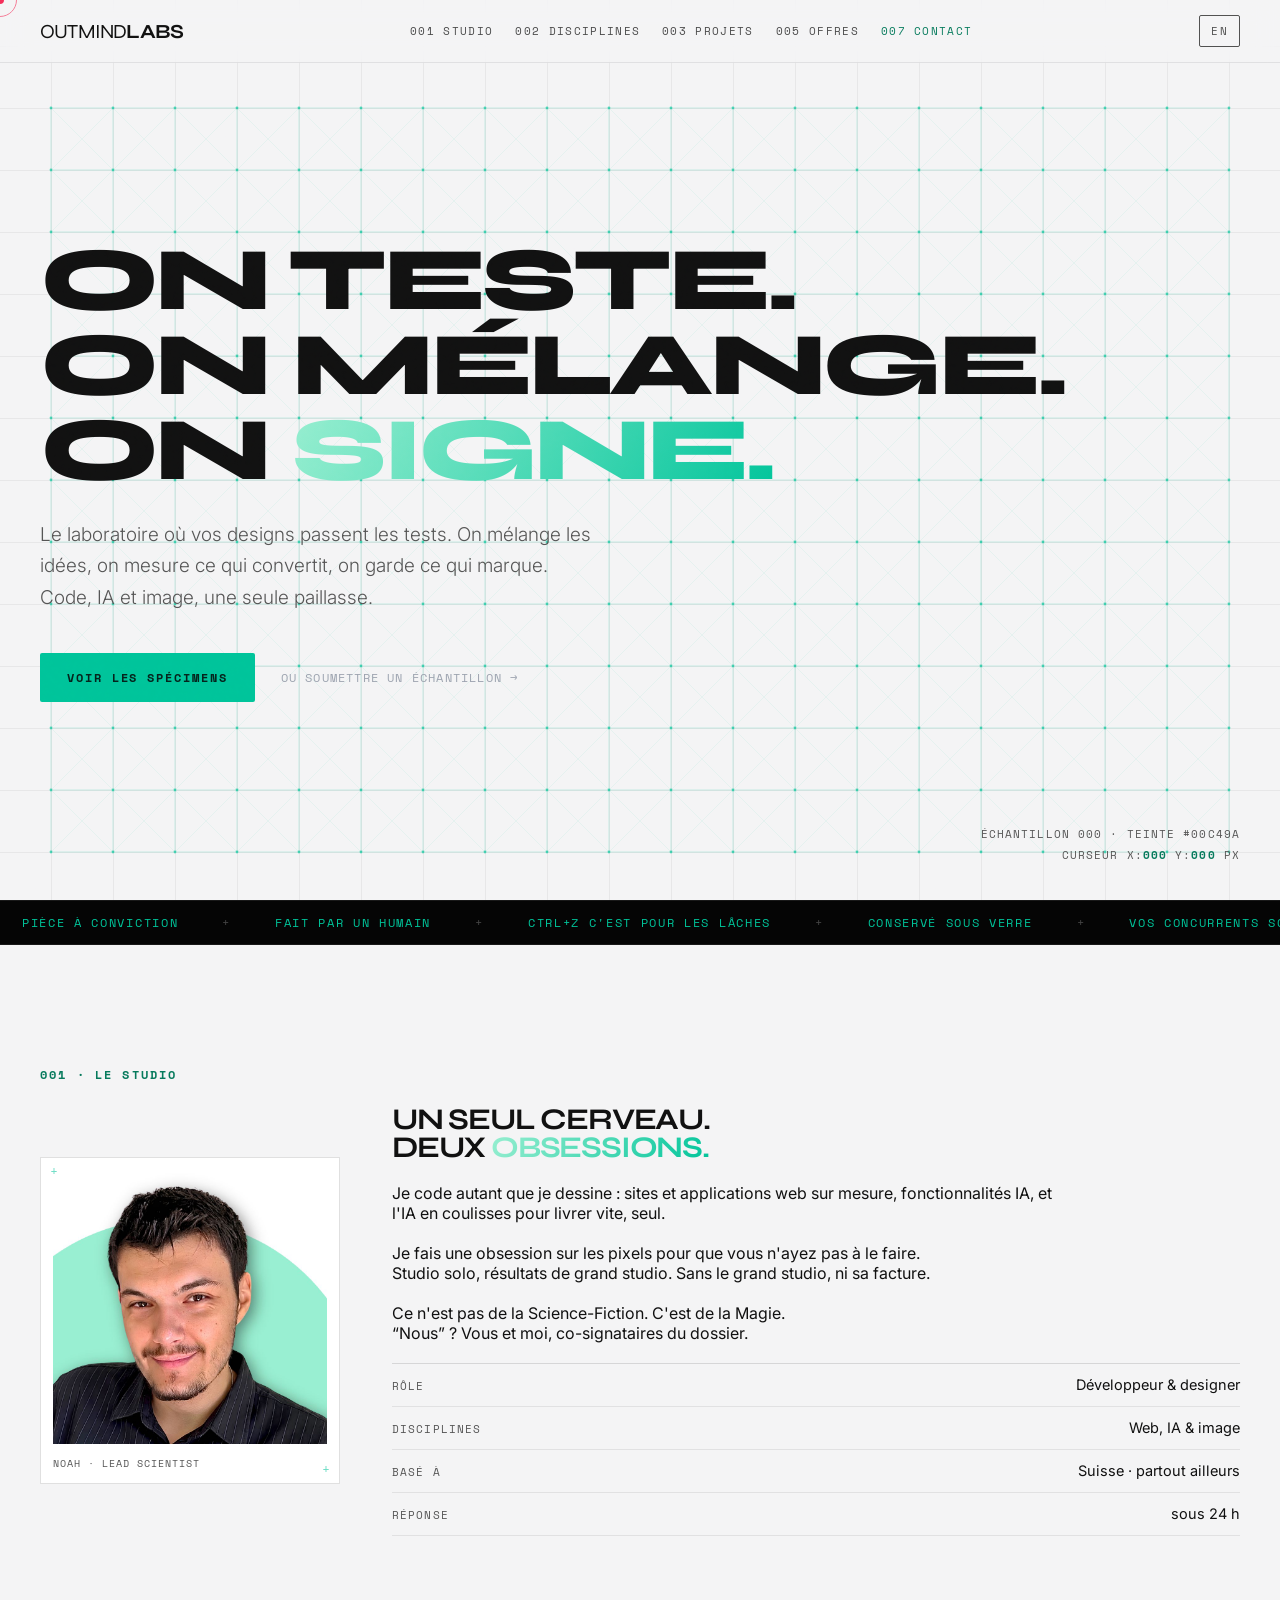
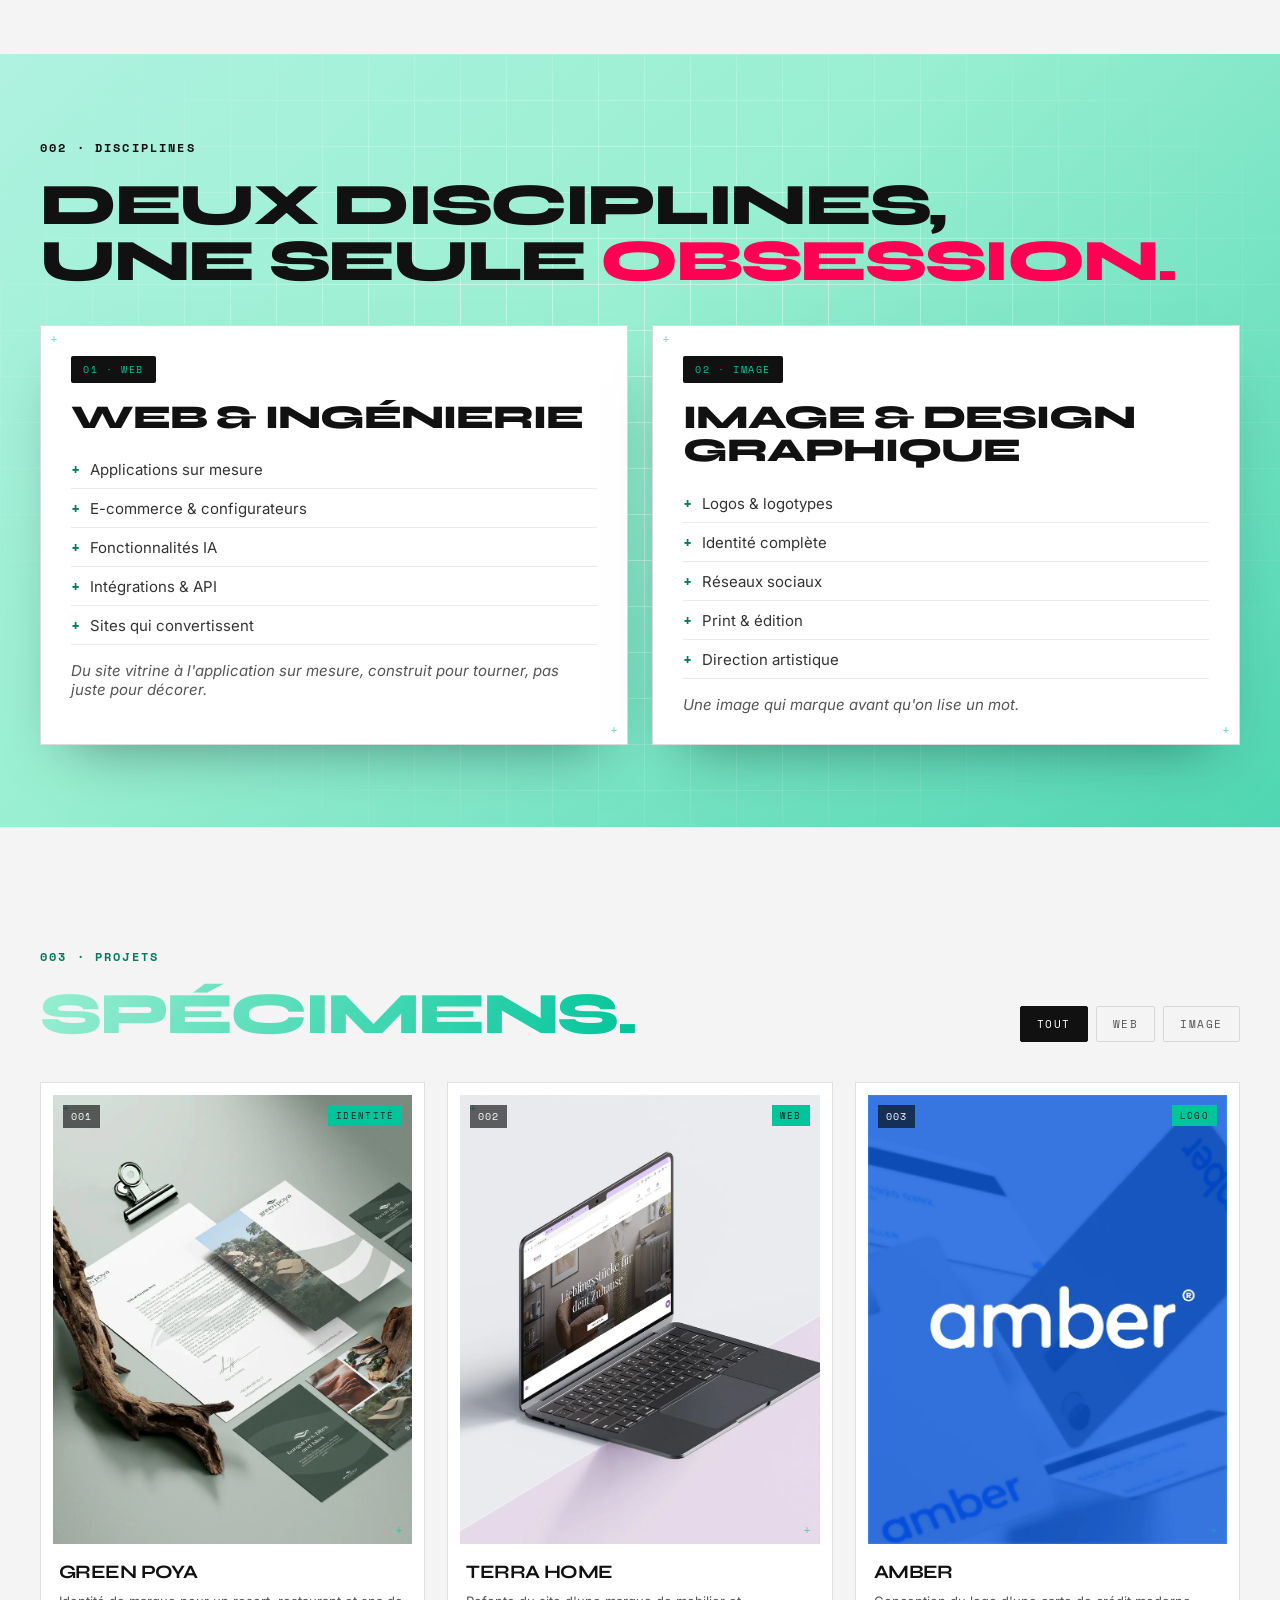
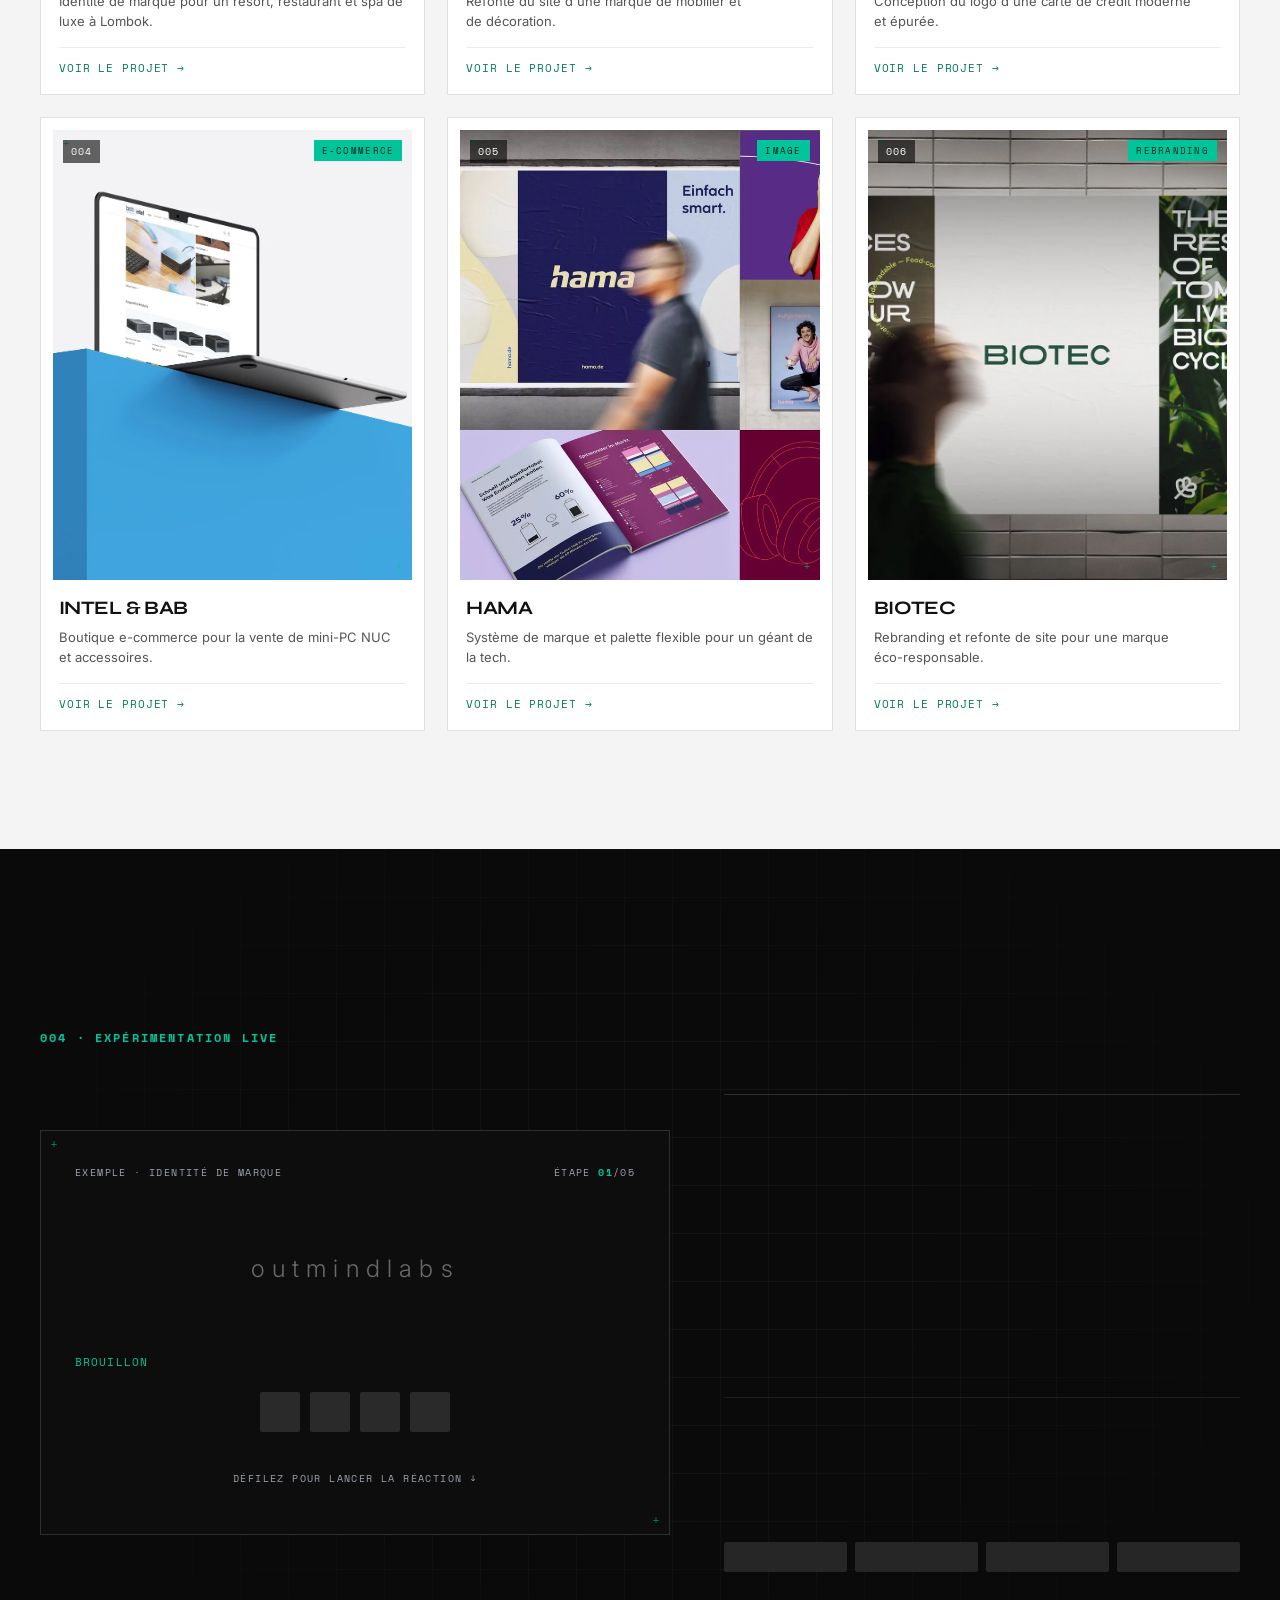
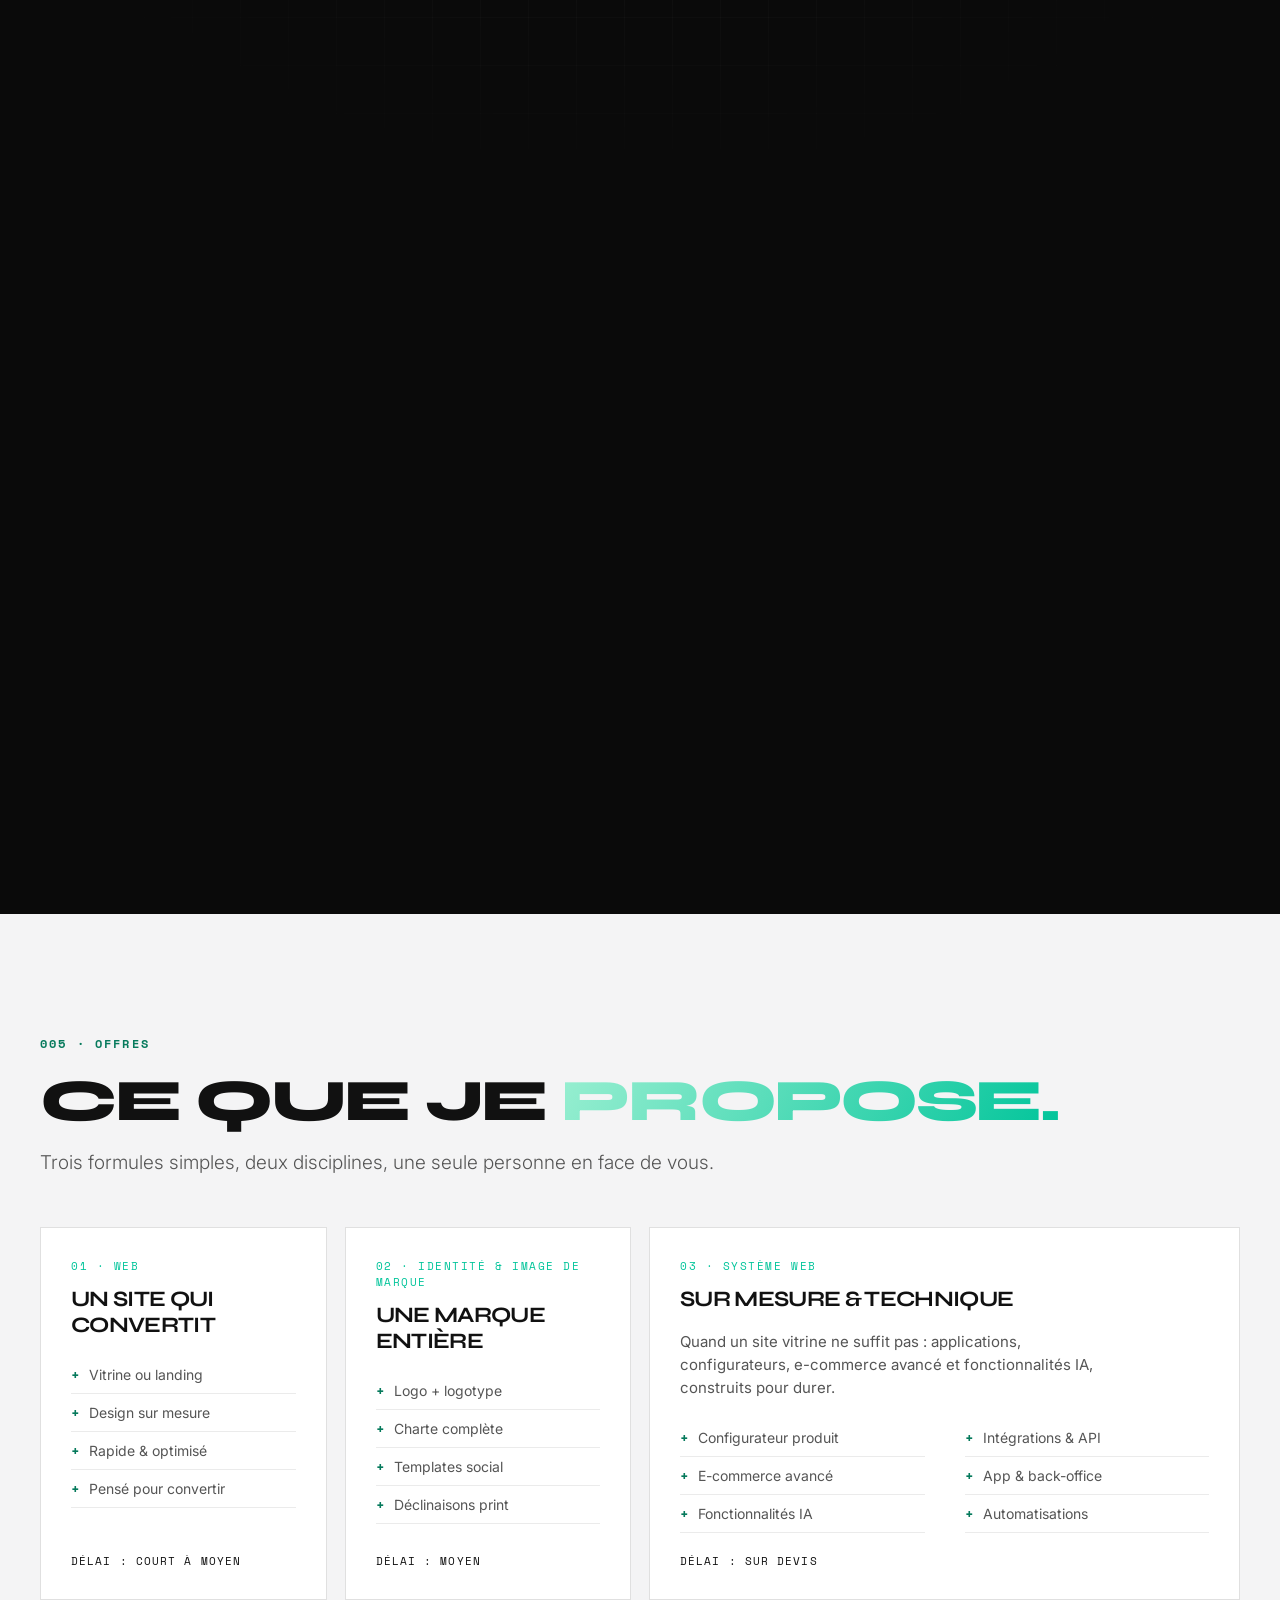
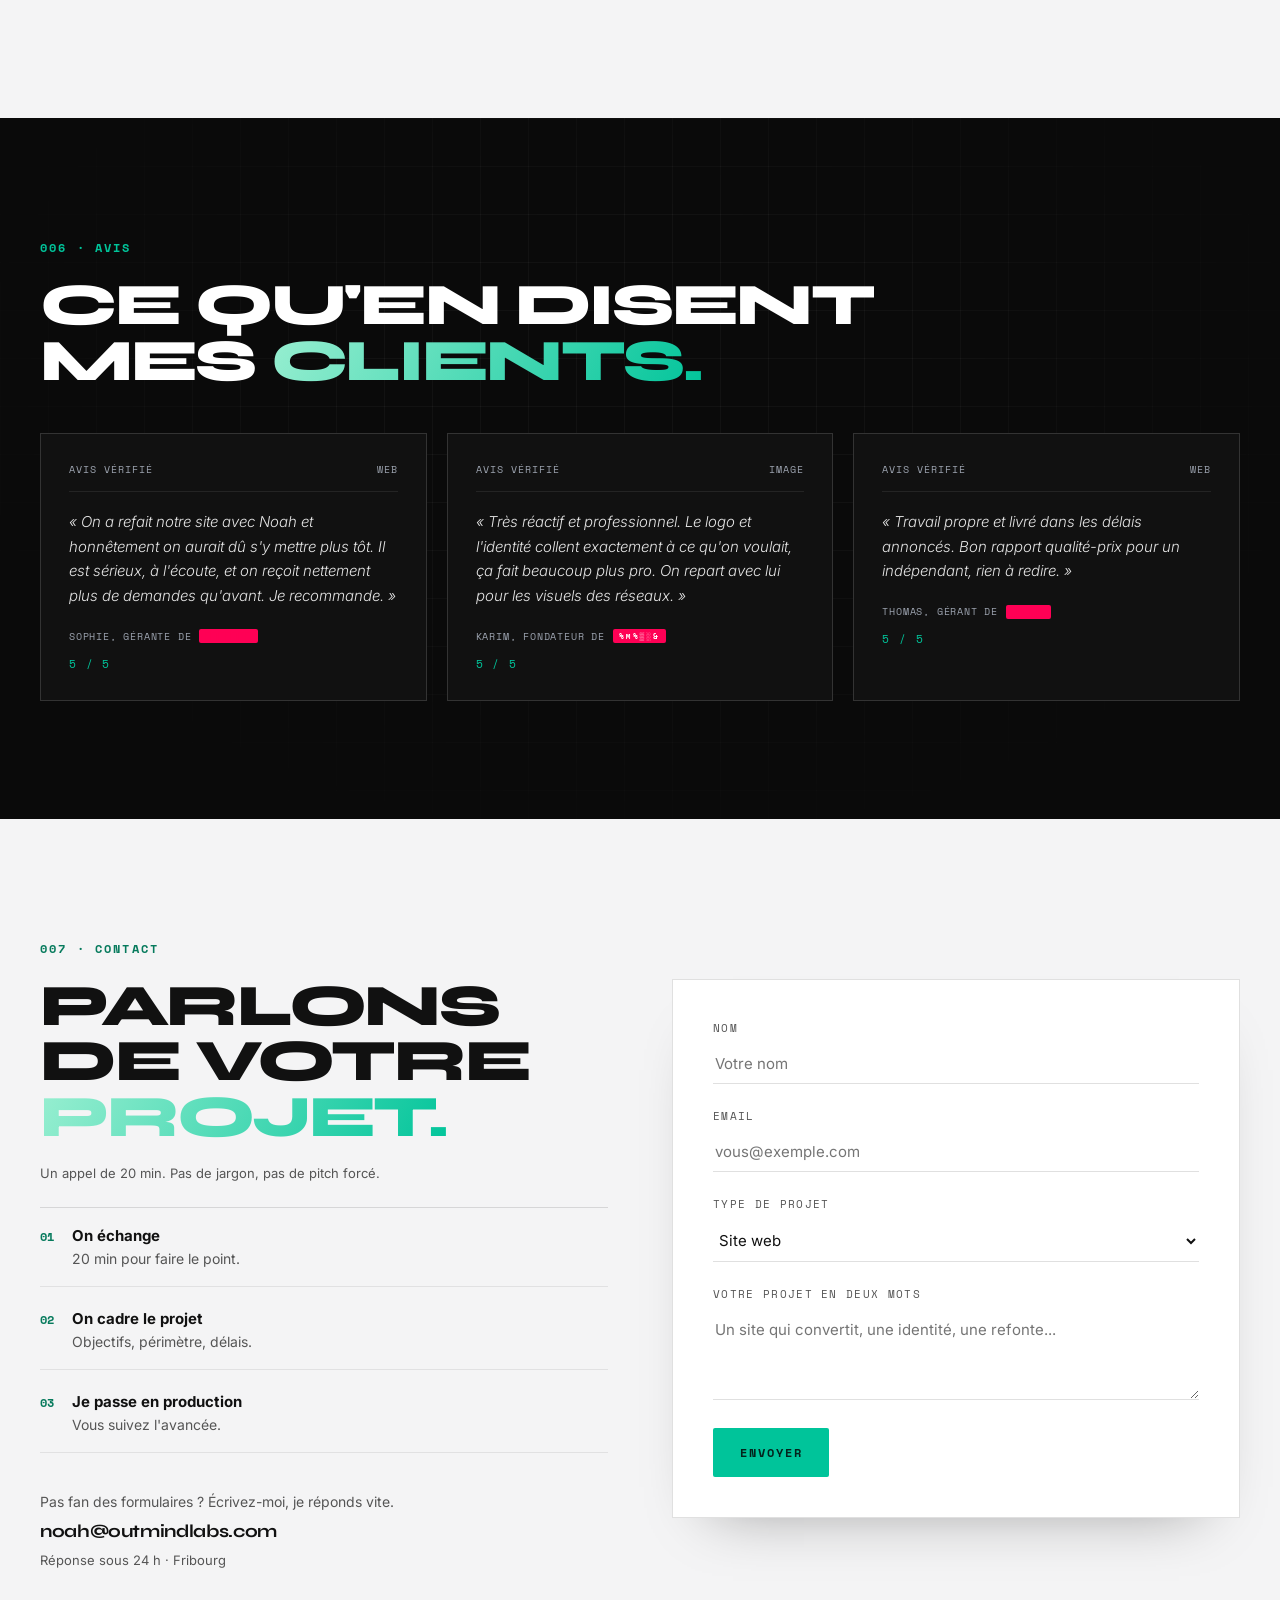
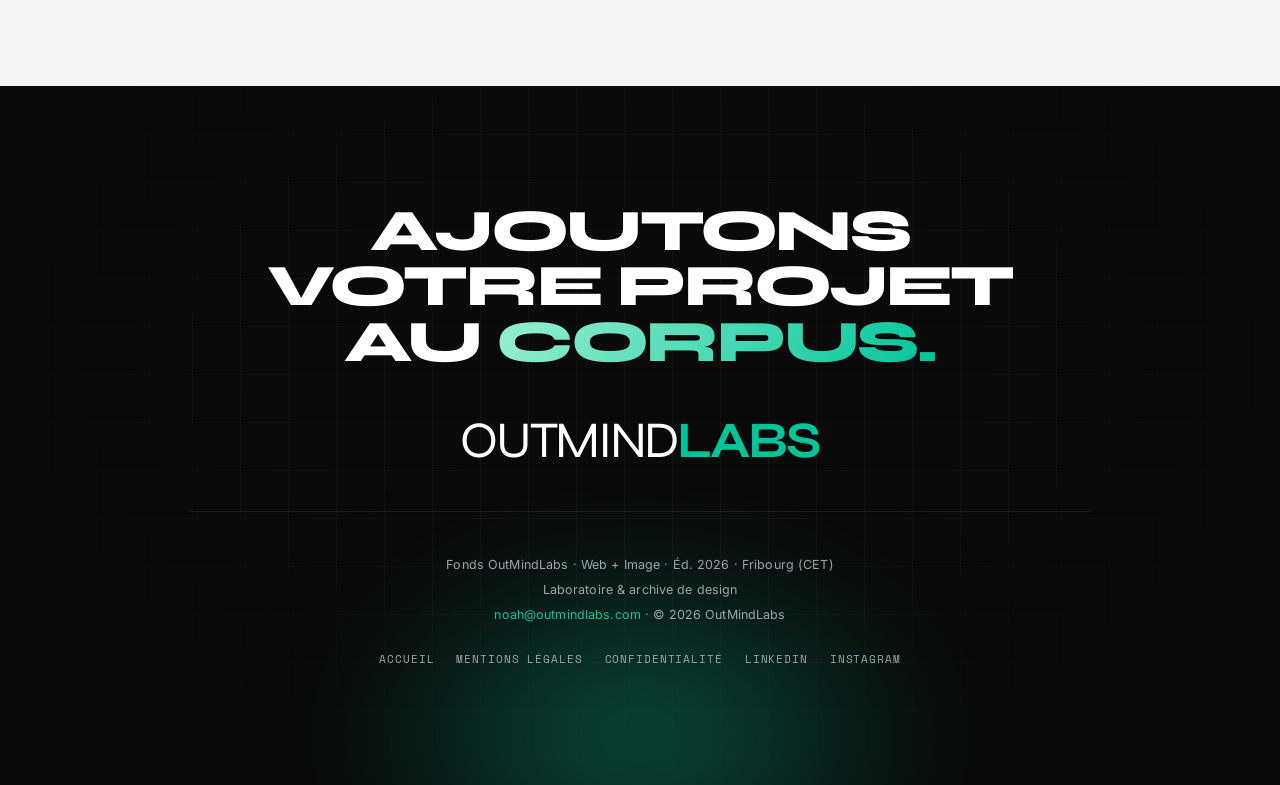
<file: index.html>
<!DOCTYPE html>
<html lang="fr">
<head>
  <meta charset="UTF-8">
  <meta name="viewport" content="width=device-width, initial-scale=1.0">
  <title>OutMindLabs · Laboratoire &amp; Archive de Design</title>
  <meta name="description" content="OutMindLabs, laboratoire de design et d'ingénierie web. Sites et applications sur mesure, fonctionnalités IA, et image qui marque.">
  <link rel="icon" type="image/png" href="img/favicon.png">
  <link rel="stylesheet" href="css/style.css">
</head>
<body>

<div id="cur-dot"></div>
<div id="cur-ring"></div>

<!-- ═══ NAV ═══ -->
<nav class="nav nav--light" id="nav">
  <a href="#vitrine" class="nav-brand"><span>OUTMIND</span><b>LABS</b></a>
  <div class="nav-menu" id="navMenu">
    <a href="#conservateur" data-en="001 Studio">001 Studio</a>
    <a href="#classification" data-en="002 Disciplines">002 Disciplines</a>
    <a href="#collection" data-en="003 Projects">003 Projets</a>
    <a href="#prelevements" data-en="005 Offers">005 Offres</a>
    <a href="#demande" data-en="007 Contact">007 Contact</a>
  </div>
  <div class="nav-actions">
    <button class="lang-toggle" id="langToggle" aria-label="Switch language">EN</button>
    <button class="nav-toggle" id="navToggle" aria-label="Menu">Index</button>
  </div>
</nav>

<!-- floating contact CTA -->
<a href="#demande" class="cta-float" id="ctaFloat" data-en="Let's talk">Parlons-en</a>

<!-- ═══ 000 · LA PAILLASSE / HERO ═══ -->
<header class="hero" id="vitrine" data-nav="light">
  <canvas id="mesh"></canvas>

  <div class="hero-inner">
    <h1 class="h-xl">
      <span class="line" data-en="WE TEST.">ON TESTE.</span>
      <span class="line" data-en="WE MIX.">ON MÉLANGE.</span>
      <span class="line" data-en="WE <span class='tg'>SIGN.</span>">ON <span class="tg">SIGNE.</span></span>
    </h1>

    <p class="lead hero-sub" data-en="The lab where your designs get tested. We mix ideas, measure what converts, keep what sticks. Code, AI and image, one workbench.">
      Le laboratoire où vos designs passent les tests. On mélange les idées, on mesure
      ce qui convertit, on garde ce qui marque. Code, IA et image, une seule paillasse.
    </p>

    <div class="hero-cta">
      <a href="#collection" class="btn btn-solid" data-en="See the specimens">Voir les spécimens</a>
      <a href="#demande" class="link-ghost" data-en="or submit a sample →">ou soumettre un échantillon →</a>
    </div>
  </div>

  <div class="hero-readout" id="readout">
    <span data-en="SAMPLE 000 · HUE #00C49A">ÉCHANTILLON 000 · TEINTE #00C49A</span><br>
    <span data-en="CURSOR">CURSEUR</span> X:<b id="curx">000</b> Y:<b id="cury">000</b> PX
  </div>
</header>

<!-- ═══ SCELLÉ · label tape ═══ -->
<div class="scelle" data-nav="dark" aria-hidden="true">
  <div class="scelle-track" id="scelle">
    <!-- filled by JS (duplicated for seamless loop) -->
  </div>
</div>

<!-- ═══ 001 · LE CONSERVATEUR ═══ -->
<section class="section section--light" id="conservateur" data-nav="light">
  <div class="wrap">
    <span class="module reveal" data-en="001 · THE STUDIO">001 · LE STUDIO</span>
    <div class="cons-grid">
      <div class="cons-photo corner reveal">
        <img loading="lazy" decoding="async" src="img/photo.jpg" onerror="this.onerror=null;this.src='https://media.licdn.com/dms/image/v2/D4E03AQHVdThLe8L96Q/profile-displayphoto-crop_800_800/B4EZ7VRCd4KAAI-/0/1781694475133?e=1784160000&v=beta&t=P5pzf5wjZxPUCnUIua4cOZd3Tu4Jrk9XcfYfxWUAHPQ'" alt="Noah">
        <div class="cap">
          <span class="mono">Noah · Lead Scientist</span>
        </div>
      </div>
      <div class="cons-body reveal">
        <h2 class="h-md" style="margin-bottom:22px;" data-en="One brain.<br>Two <span class='tg'>obsessions.</span>">Un seul cerveau.<br>Deux <span class="tg">obsessions.</span></h2>
        <p data-en="I code as much as I design: custom sites and web apps, AI features, and AI behind the scenes to ship fast, solo.">Je code autant que je dessine : sites et applications web sur mesure, fonctionnalités IA, et l'IA en coulisses pour livrer vite, seul.</p>
        <p data-en="I obsess over pixels so you don't have to.<br>Solo studio, big-studio results. Without the big studio, or its invoice.">Je fais une obsession sur les pixels pour que vous n'ayez pas à le faire.<br>Studio solo, résultats de grand studio. Sans le grand studio, ni sa facture.</p>
        <p data-en="It's not Science-Fiction. It's Magic.<br>“We”? You and me, co-signers of the file.">Ce n'est pas de la Science-Fiction. C'est de la Magie.<br>“Nous” ? Vous et moi, co-signataires du dossier.</p>
        <ul class="field-list">
          <li><span data-en="Role">Rôle</span><span data-en="Developer &amp; designer">Développeur &amp; designer</span></li>
          <li><span data-en="Disciplines">Disciplines</span><span data-en="Web, AI &amp; image">Web, IA &amp; image</span></li>
          <li><span data-en="Based in">Basé à</span><span data-en="Switzerland · everywhere else">Suisse · partout ailleurs</span></li>
          <li><span data-en="Response">Réponse</span><span data-en="within 24 h">sous 24 h</span></li>
        </ul>
      </div>
    </div>
  </div>
</section>

<!-- ═══ 002 · CLASSIFICATION ═══ -->
<section class="section section--mint" id="classification" data-nav="mint">
  <div class="wrap">
    <div class="class-head reveal">
      <span class="module" data-en="002 · DISCIPLINES">002 · DISCIPLINES</span>
      <h2 class="h-lg" data-en="Two disciplines,<br>one single <span class='hp'>obsession.</span>">Deux disciplines,<br>une seule <span class="hp">obsession.</span></h2>
    </div>
    <div class="class-grid reveal">
      <div class="discipline corner">
        <span class="tag">01 · Web</span>
        <h3 data-en="Web &amp; Engineering">Web &amp; Ingénierie</h3>
        <ul class="taxo">
          <li><details><summary data-en="Custom applications">Applications sur mesure</summary><p data-en="Web interfaces and tools built for a specific need.">Des interfaces et outils web taillés pour un besoin précis.</p></details></li>
          <li><details><summary data-en="E-commerce &amp; configurators">E-commerce &amp; configurateurs</summary><p data-en="Stores and product configurators that handle complexity.">Boutiques et configurateurs produit qui encaissent la complexité.</p></details></li>
          <li><details><summary data-en="AI features">Fonctionnalités IA</summary><p data-en="Chatbots, smart search and LLM-powered functions.">Chatbots, recherche intelligente et fonctions propulsées par LLM.</p></details></li>
          <li><details><summary data-en="Integrations &amp; APIs">Intégrations &amp; API</summary><p data-en="Connections to your tools, payments and databases.">Connexions à vos outils, paiements et bases de données.</p></details></li>
          <li><details><summary data-en="Sites that convert">Sites qui convertissent</summary><p data-en="Fast showcase and landing pages, built for action.">Vitrines et landing pages rapides, pensées pour l'action.</p></details></li>
        </ul>
        <p class="one" data-en="From showcase site to custom app, built to run, not just to decorate.">Du site vitrine à l'application sur mesure, construit pour tourner, pas juste pour décorer.</p>
      </div>
      <div class="discipline corner">
        <span class="tag">02 · Image</span>
        <h3 data-en="Image &amp; Graphic Design">Image &amp; Design Graphique</h3>
        <ul class="taxo">
          <li><details><summary data-en="Logos &amp; logotypes">Logos &amp; logotypes</summary><p data-en="A simple, memorable logo that works everywhere.">Un logo simple et mémorable, décliné partout.</p></details></li>
          <li><details><summary data-en="Full identity">Identité complète</summary><p data-en="Colors, type and rules for a consistent brand.">Couleurs, typographies et règles pour une marque cohérente.</p></details></li>
          <li><details><summary data-en="Social media">Réseaux sociaux</summary><p data-en="Ready-to-post visuals, true to your brand.">Des visuels prêts à publier, fidèles à votre image.</p></details></li>
          <li><details><summary data-en="Print &amp; editorial">Print &amp; édition</summary><p data-en="Cards, brochures and polished printed materials.">Cartes, brochures et supports imprimés soignés.</p></details></li>
          <li><details><summary data-en="Art direction">Direction artistique</summary><p data-en="A clear visual direction to guide every project.">Une direction visuelle claire pour guider tous vos projets.</p></details></li>
        </ul>
        <p class="one" data-en="An image that lands before a word is read.">Une image qui marque avant qu'on lise un mot.</p>
      </div>
    </div>
  </div>
</section>

<!-- ═══ 003 · LA COLLECTION ═══ -->
<section class="section section--light" id="collection" data-nav="light">
  <div class="wrap">
    <div class="coll-top">
      <div class="reveal">
        <span class="module" data-en="003 · PROJECTS">003 · PROJETS</span>
        <h2 class="h-lg"><span class="tg" data-en="Specimens.">Spécimens.</span></h2>
      </div>
      <div class="filters reveal" id="filters">
        <button class="filter active" data-filter="all" data-en="All">Tout</button>
        <button class="filter" data-filter="web" data-en="Web">Web</button>
        <button class="filter" data-filter="image" data-en="Image">Image</button>
      </div>
    </div>

    <div class="spec-grid" id="specGrid">
      <article class="spec reveal" data-discipline="image">
        <a class="spec-link" href="projet/green-poya.html">
          <div class="spec-img corner">
            <img loading="lazy" decoding="async" src="img/projects/green-poya/5.webp" alt="Green Poya">
            <span class="spec-idx">001</span><span class="spec-tag" data-en="Identity">Identité</span>
          </div>
          <div class="spec-body">
            <h3>Green Poya</h3>
            <p class="spec-find" data-en="Brand identity for a luxury resort, restaurant and spa in Lombok.">Identité de marque pour un resort, restaurant et spa de luxe à Lombok.</p>
            <div class="spec-more" data-en="View project →">Voir le projet →</div>
          </div>
        </a>
      </article>

      <article class="spec reveal" data-discipline="web">
        <a class="spec-link" href="projet/terra-home.html">
          <div class="spec-img corner">
            <img loading="lazy" decoding="async" src="img/projects/terra-home/1.webp" alt="Terra Home & Living">
            <span class="spec-idx">002</span><span class="spec-tag">Web</span>
          </div>
          <div class="spec-body">
            <h3>Terra Home</h3>
            <p class="spec-find" data-en="Website redesign for a furniture and décor brand.">Refonte du site d'une marque de mobilier et de décoration.</p>
            <div class="spec-more" data-en="View project →">Voir le projet →</div>
          </div>
        </a>
      </article>

      <article class="spec reveal" data-discipline="image">
        <a class="spec-link" href="projet/amber.html">
          <div class="spec-img corner">
            <img loading="lazy" decoding="async" src="img/projects/amber/1.webp" alt="Amber">
            <span class="spec-idx">003</span><span class="spec-tag">Logo</span>
          </div>
          <div class="spec-body">
            <h3>Amber</h3>
            <p class="spec-find" data-en="Logo design for a modern, minimal credit card.">Conception du logo d'une carte de crédit moderne et épurée.</p>
            <div class="spec-more" data-en="View project →">Voir le projet →</div>
          </div>
        </a>
      </article>

      <article class="spec reveal" data-discipline="web">
        <a class="spec-link" href="projet/intel.html">
          <div class="spec-img corner">
            <img loading="lazy" decoding="async" src="img/projects/intel/1.webp" alt="Intel & BAB Distribution">
            <span class="spec-idx">004</span><span class="spec-tag">E-commerce</span>
          </div>
          <div class="spec-body">
            <h3>Intel & BAB</h3>
            <p class="spec-find" data-en="E-commerce store selling NUC mini-PCs and accessories.">Boutique e-commerce pour la vente de mini-PC NUC et accessoires.</p>
            <div class="spec-more" data-en="View project →">Voir le projet →</div>
          </div>
        </a>
      </article>

      <article class="spec reveal" data-discipline="image">
        <a class="spec-link" href="projet/hama.html">
          <div class="spec-img corner">
            <img loading="lazy" decoding="async" src="img/projects/hama/1.webp" alt="Hama">
            <span class="spec-idx">005</span><span class="spec-tag">Image</span>
          </div>
          <div class="spec-body">
            <h3>Hama</h3>
            <p class="spec-find" data-en="Brand system and flexible palette for a tech giant.">Système de marque et palette flexible pour un géant de la tech.</p>
            <div class="spec-more" data-en="View project →">Voir le projet →</div>
          </div>
        </a>
      </article>

      <article class="spec reveal" data-discipline="both">
        <a class="spec-link" href="projet/biotec.html">
          <div class="spec-img corner">
            <img loading="lazy" decoding="async" src="img/projects/biotec/1.webp" alt="Biotec">
            <span class="spec-idx">006</span><span class="spec-tag" data-en="Rebranding">Rebranding</span>
          </div>
          <div class="spec-body">
            <h3>Biotec</h3>
            <p class="spec-find" data-en="Rebrand and website redesign for an eco-friendly brand.">Rebranding et refonte de site pour une marque éco-responsable.</p>
            <div class="spec-more" data-en="View project →">Voir le projet →</div>
          </div>
        </a>
      </article>
    </div>
  </div>
</section>

<!-- ═══ 004 · FICHE TECHNIQUE ═══ -->
<section class="section section--dark fiche" id="fiche" data-nav="dark">
 <div class="fiche-scroll" id="ficheScroll">
  <div class="fiche-sticky">
   <div class="wrap">
    <span class="module" data-en="004 · LIVE EXPERIMENT">004 · EXPÉRIMENTATION LIVE</span>
    <div class="fiche-grid" data-step="0">
     <div class="reaction-pin">
      <div class="reaction corner" id="reaction">
        <div class="rtop">
          <span class="rlabel" data-en="Example · brand identity">Exemple · identité de marque</span>
          <span class="rprog"><span data-en="Step">Étape</span> <b id="rstep">01</b>/05</span>
        </div>
        <div class="reaction-stage">
          <div class="grid-underlay" aria-hidden="true"></div>
          <div class="r-word"><span class="wa">OUTMIND</span><span class="wb">LABS</span></div>
        </div>
        <div class="r-stamp" aria-hidden="true" data-en="SIGNED">SIGNÉ</div>
        <div class="rlogline" id="rlog">Brouillon</div>
        <div class="swatches">
          <span class="sw" style="--sw:#00c49a"></span>
          <span class="sw" style="--sw:#99EFD1"></span>
          <span class="sw" style="--sw:#111111"></span>
          <span class="sw" style="--sw:#ff0055"></span>
        </div>
        <div class="rfoot">
          <span class="rhint" data-en="scroll to start the reaction ↓">défilez pour lancer la réaction ↓</span>
          <button class="btn btn-outline" id="reactBtn" data-en="Replay the reaction">Relancer la réaction</button>
        </div>
      </div>
     </div>

      <div class="fiche-meta">
        <ul class="metatable">
          <li><span data-en="Discipline">Discipline</span><span data-en="Brand identity">Image de marque</span></li>
          <li><span data-en="Year">Année</span><span>2025</span></li>
          <li><span data-en="Deliverables">Livrables</span><span data-en="Logo · Guidelines · Social · Stationery">Logo · Charte · Social · Papeterie</span></li>
          <li><span data-en="Tools">Outils</span><span data-en="Grid + obsession">Grille + obsession</span></li>
          <li><span data-en="Result">Résultat</span><span data-en="Recognizable at 3 m">Reconnaissable à 3 m</span></li>
        </ul>
        <p class="fiche-note" data-en="“I build brand systems, not case studies for their competitors.”">« Je construis des systèmes de marque, pas des études de cas pour leurs concurrents. »</p>
        <div class="typekit">
          <div class="row"><span class="name k1">Syne</span><span class="tag" data-en="Display">Titrage</span></div>
          <div class="row"><span class="name k2">Inter</span><span class="tag" data-en="Reading">Lecture</span></div>
          <div class="row"><span class="name k3">Space Mono</span><span class="tag" data-en="Instrumentation">Instrumentation</span></div>
          <div class="palette">
            <span class="chip" style="--cc:#00c49a;--ct:#04231c">#00C49A</span>
            <span class="chip" style="--cc:#99EFD1;--ct:#04231c">#99EFD1</span>
            <span class="chip" style="--cc:#111;--ct:#fff">#111111</span>
            <span class="chip" style="--cc:#ff0055;--ct:#fff">#FF0055</span>
          </div>
        </div>
      </div>
    </div>
   </div>
  </div>
 </div>
</section>

<!-- ═══ 005 · PRÉLÈVEMENTS ═══ -->
<section class="section section--light" id="prelevements" data-nav="light">
  <div class="wrap">
    <div class="assay-intro reveal">
      <span class="module" data-en="005 · OFFERS">005 · OFFRES</span>
      <h2 class="h-lg" data-en="What I <span class='tg'>offer.</span>">Ce que je <span class="tg">propose.</span></h2>
      <p class="lead" style="margin-top:18px;" data-en="Three simple options, two disciplines, one person across from you.">Trois formules simples, deux disciplines, une seule personne en face de vous.</p>
    </div>
    <div class="assay-grid">
      <div class="assay reveal">
        <span class="code">01 · Web</span>
        <h3 data-en="A site that converts">Un site qui convertit</h3>
        <ul>
          <li data-en="Showcase or landing">Vitrine ou landing</li>
          <li data-en="Custom design">Design sur mesure</li>
          <li data-en="Fast &amp; optimized">Rapide &amp; optimisé</li>
          <li data-en="Built to convert">Pensé pour convertir</li>
        </ul>
        <span class="delai" data-en="Timeline: short to medium">Délai : court à moyen</span>
      </div>
      <div class="assay reveal">
        <span class="code" data-en="02 · Identity &amp; Branding">02 · Identité &amp; Image de Marque</span>
        <h3 data-en="A whole brand">Une marque entière</h3>
        <ul>
          <li data-en="Logo + logotype">Logo + logotype</li>
          <li data-en="Full guidelines">Charte complète</li>
          <li data-en="Social templates">Templates social</li>
          <li data-en="Print variations">Déclinaisons print</li>
        </ul>
        <span class="delai" data-en="Timeline: medium">Délai : moyen</span>
      </div>
      <div class="assay assay--wide reveal">
        <span class="code" data-en="03 · Web system">03 · Système web</span>
        <h3 data-en="Custom &amp; technical">Sur mesure &amp; technique</h3>
        <p class="assay-lead" data-en="When a showcase site isn't enough: applications, configurators, advanced e-commerce and AI features, built to last.">Quand un site vitrine ne suffit pas : applications, configurateurs, e-commerce avancé et fonctionnalités IA, construits pour durer.</p>
        <ul>
          <li data-en="Product configurator">Configurateur produit</li>
          <li data-en="Advanced e-commerce">E-commerce avancé</li>
          <li data-en="AI features">Fonctionnalités IA</li>
          <li data-en="Integrations &amp; APIs">Intégrations &amp; API</li>
          <li data-en="App &amp; back-office">App &amp; back-office</li>
          <li data-en="Automations">Automatisations</li>
        </ul>
        <span class="delai" data-en="Timeline: on quote">Délai : sur devis</span>
      </div>
    </div>
  </div>
</section>

<!-- ═══ 006 · RAPPORTS ═══ -->
<section class="section section--dark" id="rapports" data-nav="dark">
  <div class="wrap">
    <span class="module reveal" data-en="006 · REVIEWS">006 · AVIS</span>
    <h2 class="h-lg reveal" style="color:#fff;margin-bottom:44px;" data-en="What my clients<br><span class='tg'>say.</span>">Ce qu'en disent<br>mes <span class="tg">clients.</span></h2>
    <div class="rap-grid">
      <div class="rap reveal">
        <div class="rhead"><span data-en="Verified review">Avis vérifié</span><span>Web</span></div>
        <p class="quote" data-en="“We rebuilt our site with Noah and honestly we should have done it sooner. He's serious, attentive, and we get noticeably more enquiries than before. Highly recommend.”">« On a refait notre site avec Noah et honnêtement on aurait dû s'y mettre plus tôt. Il est sérieux, à l'écoute, et on reçoit nettement plus de demandes qu'avant. Je recommande. »</p>
        <div class="attrib" data-en="Sophie, manager at <span class='redact' aria-label='company name hidden'>███████</span>">Sophie, gérante de <span class="redact" aria-label="nom de l'entreprise masqué">███████</span></div>
        <div class="reading">5 / 5</div>
      </div>
      <div class="rap reveal">
        <div class="rhead"><span data-en="Verified review">Avis vérifié</span><span>Image</span></div>
        <p class="quote" data-en="“Very responsive and professional. The logo and identity match exactly what we wanted, it looks far more pro. We're going back to him for our social visuals.”">« Très réactif et professionnel. Le logo et l'identité collent exactement à ce qu'on voulait, ça fait beaucoup plus pro. On repart avec lui pour les visuels des réseaux. »</p>
        <div class="attrib" data-en="Karim, founder of <span class='redact' aria-label='company name hidden'>██████</span>">Karim, fondateur de <span class="redact" aria-label="nom de l'entreprise masqué">██████</span></div>
        <div class="reading">5 / 5</div>
      </div>
      <div class="rap reveal">
        <div class="rhead"><span data-en="Verified review">Avis vérifié</span><span>Web</span></div>
        <p class="quote" data-en="“Clean work, delivered on the promised deadline. Great value for a freelancer, nothing to fault.”">« Travail propre et livré dans les délais annoncés. Bon rapport qualité-prix pour un indépendant, rien à redire. »</p>
        <div class="attrib" data-en="Thomas, manager at <span class='redact' aria-label='company name hidden'>█████</span>">Thomas, gérant de <span class="redact" aria-label="nom de l'entreprise masqué">█████</span></div>
        <div class="reading">5 / 5</div>
      </div>
    </div>
  </div>
</section>

<!-- ═══ 007 · DEMANDE D'ACCÈS ═══ -->
<section class="section section--light" id="demande" data-nav="light">
  <div class="wrap">
    <span class="module reveal" data-en="007 · CONTACT">007 · CONTACT</span>
    <div class="acc-grid">
      <!-- Left: the pitch + how it works + direct contact -->
      <div class="acc-info reveal">
        <h2 class="h-lg" data-en="Let's talk about your <span class='tg'>project.</span>">Parlons de votre <span class="tg">projet.</span></h2>
        <p class="acc-note" data-en="A 20-min call. No jargon, no hard sell.">Un appel de 20 min. Pas de jargon, pas de pitch forcé.</p>
        <div class="acc-steps">
          <div class="acc-step"><span class="n">01</span><div><b data-en="We talk">On échange</b><span data-en="20 min to take stock.">20 min pour faire le point.</span></div></div>
          <div class="acc-step"><span class="n">02</span><div><b data-en="We frame the project">On cadre le projet</b><span data-en="Goals, scope, timeline.">Objectifs, périmètre, délais.</span></div></div>
          <div class="acc-step"><span class="n">03</span><div><b data-en="I start building">Je passe en production</b><span data-en="You follow the progress.">Vous suivez l'avancée.</span></div></div>
        </div>
        <div class="acc-direct">
          <p data-en="Not a fan of forms? Email me, I reply fast.">Pas fan des formulaires ? Écrivez-moi, je réponds vite.</p>
          <a href="mailto:noah@outmindlabs.com">noah@outmindlabs.com</a>
          <div class="mono" data-en="Response within 24 h · Fribourg">Réponse sous 24 h · Fribourg</div>
        </div>
      </div>

      <!-- Right: the form -->
      <div class="acc-form reveal" id="formWrap">
        <form id="accForm" novalidate>
          <input type="hidden" name="access_key" value="c6e4d440-4518-4df8-a43c-ace8539ee20b">
          <input type="hidden" name="subject" value="Nouveau message via outmindlabs.com">
          <input type="hidden" name="from_name" value="OutMindLabs">
          <input type="checkbox" name="botcheck" tabindex="-1" autocomplete="off" style="display:none !important;position:absolute;left:-9999px">
          <div class="form-row">
            <label for="f-nom" data-en="Name">Nom</label>
            <input type="text" id="f-nom" name="nom" placeholder="Votre nom" data-en-ph="Your name" required>
          </div>
          <div class="form-row">
            <label for="f-email" data-en="Email">Email</label>
            <input type="email" id="f-email" name="email" placeholder="vous@exemple.com" data-en-ph="you@example.com" required>
          </div>
          <div class="form-row">
            <label for="f-disc" data-en="Project type">Type de projet</label>
            <select id="f-disc" name="discipline">
              <option data-en="Website">Site web</option>
              <option data-en="Identity &amp; graphic design">Identité &amp; design graphique</option>
              <option data-en="Both">Les deux</option>
            </select>
          </div>
          <div class="form-row">
            <label for="f-goal" data-en="Your project in a few words">Votre projet en deux mots</label>
            <textarea id="f-goal" name="objectif" placeholder="Un site qui convertit, une identité, une refonte..." data-en-ph="A site that converts, an identity, a redesign..."></textarea>
          </div>
          <button type="submit" class="btn btn-solid" data-en="Send">Envoyer</button>
        </form>
      </div>
    </div>
  </div>
</section>

<!-- ═══ 008 · CLÔTURE / FOOTER ═══ -->
<footer class="section section--dark cloture" id="cloture" data-nav="dark">
  <div class="cloture-glow"></div>
  <div class="wrap">
    <h2 class="h-lg reveal" data-en="Let's add your project<br>to the <span class='tg'>corpus.</span>">Ajoutons votre projet<br>au <span class="tg">corpus.</span></h2>
    <div class="bigmark reveal"><span>OUTMIND</span><b>LABS</b></div>
    <div class="foot-hair"></div>
    <p class="colophon reveal" data-en="OutMindLabs Archive · Web + Image · Ed. 2026 · Fribourg (CET)<br>Design lab &amp; archive<br><a href='mailto:noah@outmindlabs.com'>noah@outmindlabs.com</a> · © 2026 OutMindLabs">
      Fonds OutMindLabs · Web + Image · Éd. 2026 · Fribourg (CET)<br>
      Laboratoire &amp; archive de design<br>
      <a href="mailto:noah@outmindlabs.com">noah@outmindlabs.com</a> · © 2026 OutMindLabs
    </p>
    <nav class="foot-nav reveal">
      <a href="#vitrine" data-en="Home">Accueil</a>
      <a href="legal/mentions-legales.html" data-en="Legal notice">Mentions légales</a>
      <a href="legal/confidentialite.html" data-en="Privacy">Confidentialité</a>
      <a href="https://www.linkedin.com/in/noahthevoz" target="_blank" rel="noopener">LinkedIn</a>
      <a href="https://www.instagram.com/outmindlabs" target="_blank" rel="noopener">Instagram</a>
    </nav>
  </div>
</footer>

<script src="js/main.js"></script>
</body>
</html>
</file>
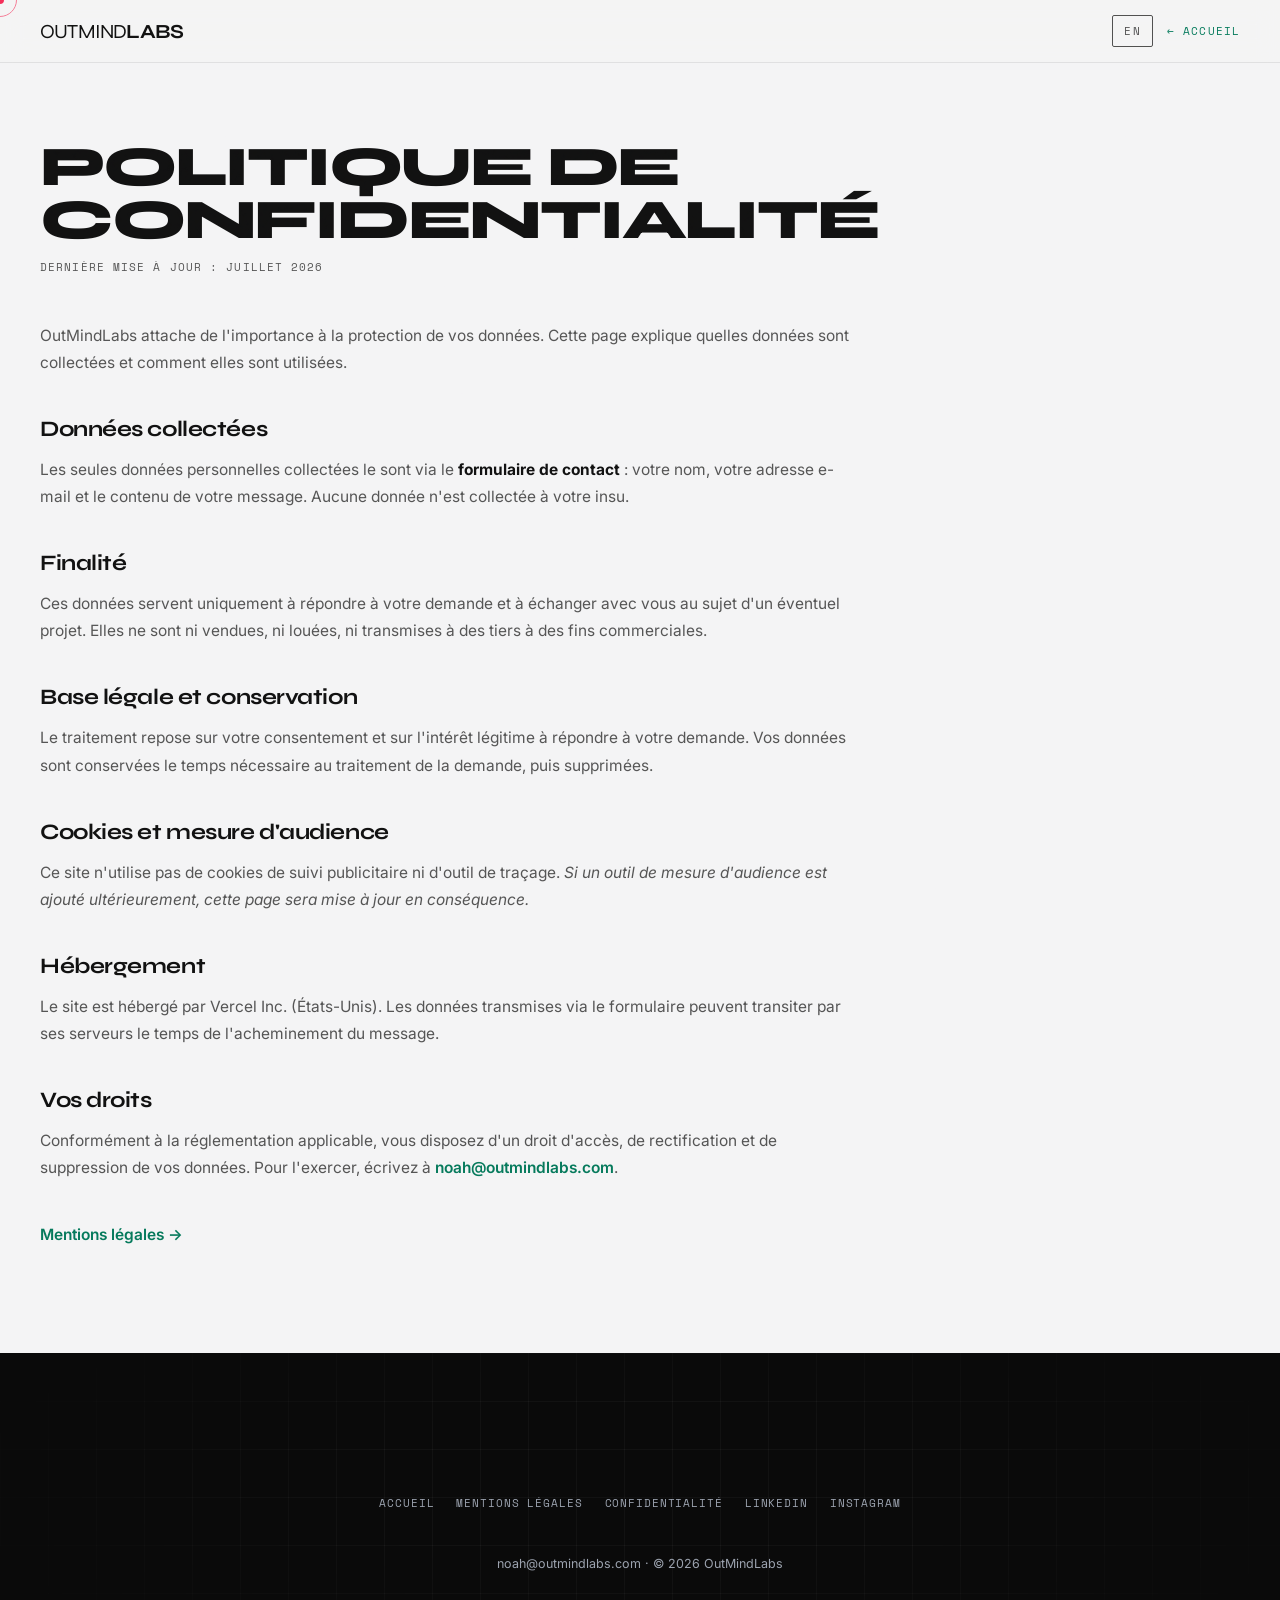
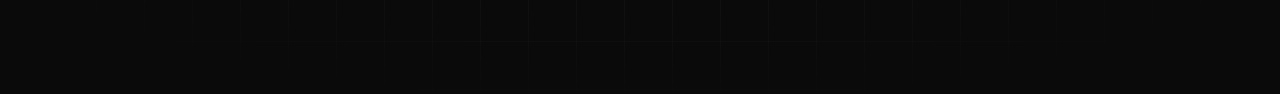
<file: legal/confidentialite.html>
<!DOCTYPE html>
<html lang="fr">
<head>
<meta charset="UTF-8">
<meta name="viewport" content="width=device-width, initial-scale=1.0">
<title>Confidentialité · OutMindLabs</title>
<link rel="icon" type="image/png" href="../img/favicon.png">
<link rel="stylesheet" href="../css/style.css">
</head>
<body class="subpage">
<div id="cur-dot"></div><div id="cur-ring"></div>
<nav class="sub-nav">
  <a href="../index.html" class="nav-brand"><span>OUTMIND</span><b>LABS</b></a>
  <div class="sub-nav-right"><button class="lang-toggle" id="langToggle">EN</button><a href="../index.html" class="back" data-en="← Home">← Accueil</a></div>
</nav>

<main class="legal-wrap">
  <h1 data-en="Privacy policy">Politique de confidentialité</h1>
  <p class="updated" data-en="Last updated: July 2026">Dernière mise à jour : juillet 2026</p>

  <p data-en="OutMindLabs takes the protection of your data seriously. This page explains what data is collected and how it is used.">OutMindLabs attache de l'importance à la protection de vos données. Cette page explique quelles données sont collectées et comment elles sont utilisées.</p>

  <h2 data-en="Data collected">Données collectées</h2>
  <p data-en="The only personal data collected is through the <strong>contact form</strong>: your name, your email address and the content of your message. No data is collected without your knowledge.">Les seules données personnelles collectées le sont via le <strong>formulaire de contact</strong> : votre nom, votre adresse e-mail et le contenu de votre message. Aucune donnée n'est collectée à votre insu.</p>

  <h2 data-en="Purpose">Finalité</h2>
  <p data-en="This data is used solely to answer your request and to discuss a possible project with you. It is never sold, rented, or shared with third parties for commercial purposes.">Ces données servent uniquement à répondre à votre demande et à échanger avec vous au sujet d'un éventuel projet. Elles ne sont ni vendues, ni louées, ni transmises à des tiers à des fins commerciales.</p>

  <h2 data-en="Legal basis and retention">Base légale et conservation</h2>
  <p data-en="Processing is based on your consent and on the legitimate interest of answering your request. Your data is kept for the time needed to handle the request, then deleted.">Le traitement repose sur votre consentement et sur l'intérêt légitime à répondre à votre demande. Vos données sont conservées le temps nécessaire au traitement de la demande, puis supprimées.</p>

  <h2 data-en="Cookies and analytics">Cookies et mesure d'audience</h2>
  <p data-en="This site uses no advertising or tracking cookies. <em>If an analytics tool is added later, this page will be updated accordingly.</em>">Ce site n'utilise pas de cookies de suivi publicitaire ni d'outil de traçage. <em>Si un outil de mesure d'audience est ajouté ultérieurement, cette page sera mise à jour en conséquence.</em></p>

  <h2 data-en="Hosting">Hébergement</h2>
  <p data-en="The site is hosted by Vercel Inc. (USA). Data sent through the form may transit its servers for the time needed to deliver the message.">Le site est hébergé par Vercel Inc. (États-Unis). Les données transmises via le formulaire peuvent transiter par ses serveurs le temps de l'acheminement du message.</p>

  <h2 data-en="Your rights">Vos droits</h2>
  <p data-en="In line with the applicable regulation, you have the right to access, correct and delete your data. To exercise it, write to <a href='mailto:noah@outmindlabs.com'>noah@outmindlabs.com</a>.">Conformément à la réglementation applicable, vous disposez d'un droit d'accès, de rectification et de suppression de vos données. Pour l'exercer, écrivez à <a href="mailto:noah@outmindlabs.com">noah@outmindlabs.com</a>.</p>

  <p style="margin-top:40px;"><a href="mentions-legales.html" data-en="Legal notice →">Mentions légales →</a></p>
</main>

<footer class="section section--dark sub-foot">
  <div class="wrap">
    <nav class="foot-nav">
      <a href="../index.html" data-en="Home">Accueil</a>
      <a href="mentions-legales.html" data-en="Legal notice">Mentions légales</a>
      <a href="confidentialite.html" data-en="Privacy">Confidentialité</a>
      <a href="https://www.linkedin.com/in/noahthevoz" target="_blank" rel="noopener">LinkedIn</a>
      <a href="https://www.instagram.com/outmindlabs" target="_blank" rel="noopener">Instagram</a>
    </nav>
    <p class="colophon">noah@outmindlabs.com · © 2026 OutMindLabs</p>
  </div>
</footer>
<script src="../js/main.js"></script>
</body>
</html>
</file>
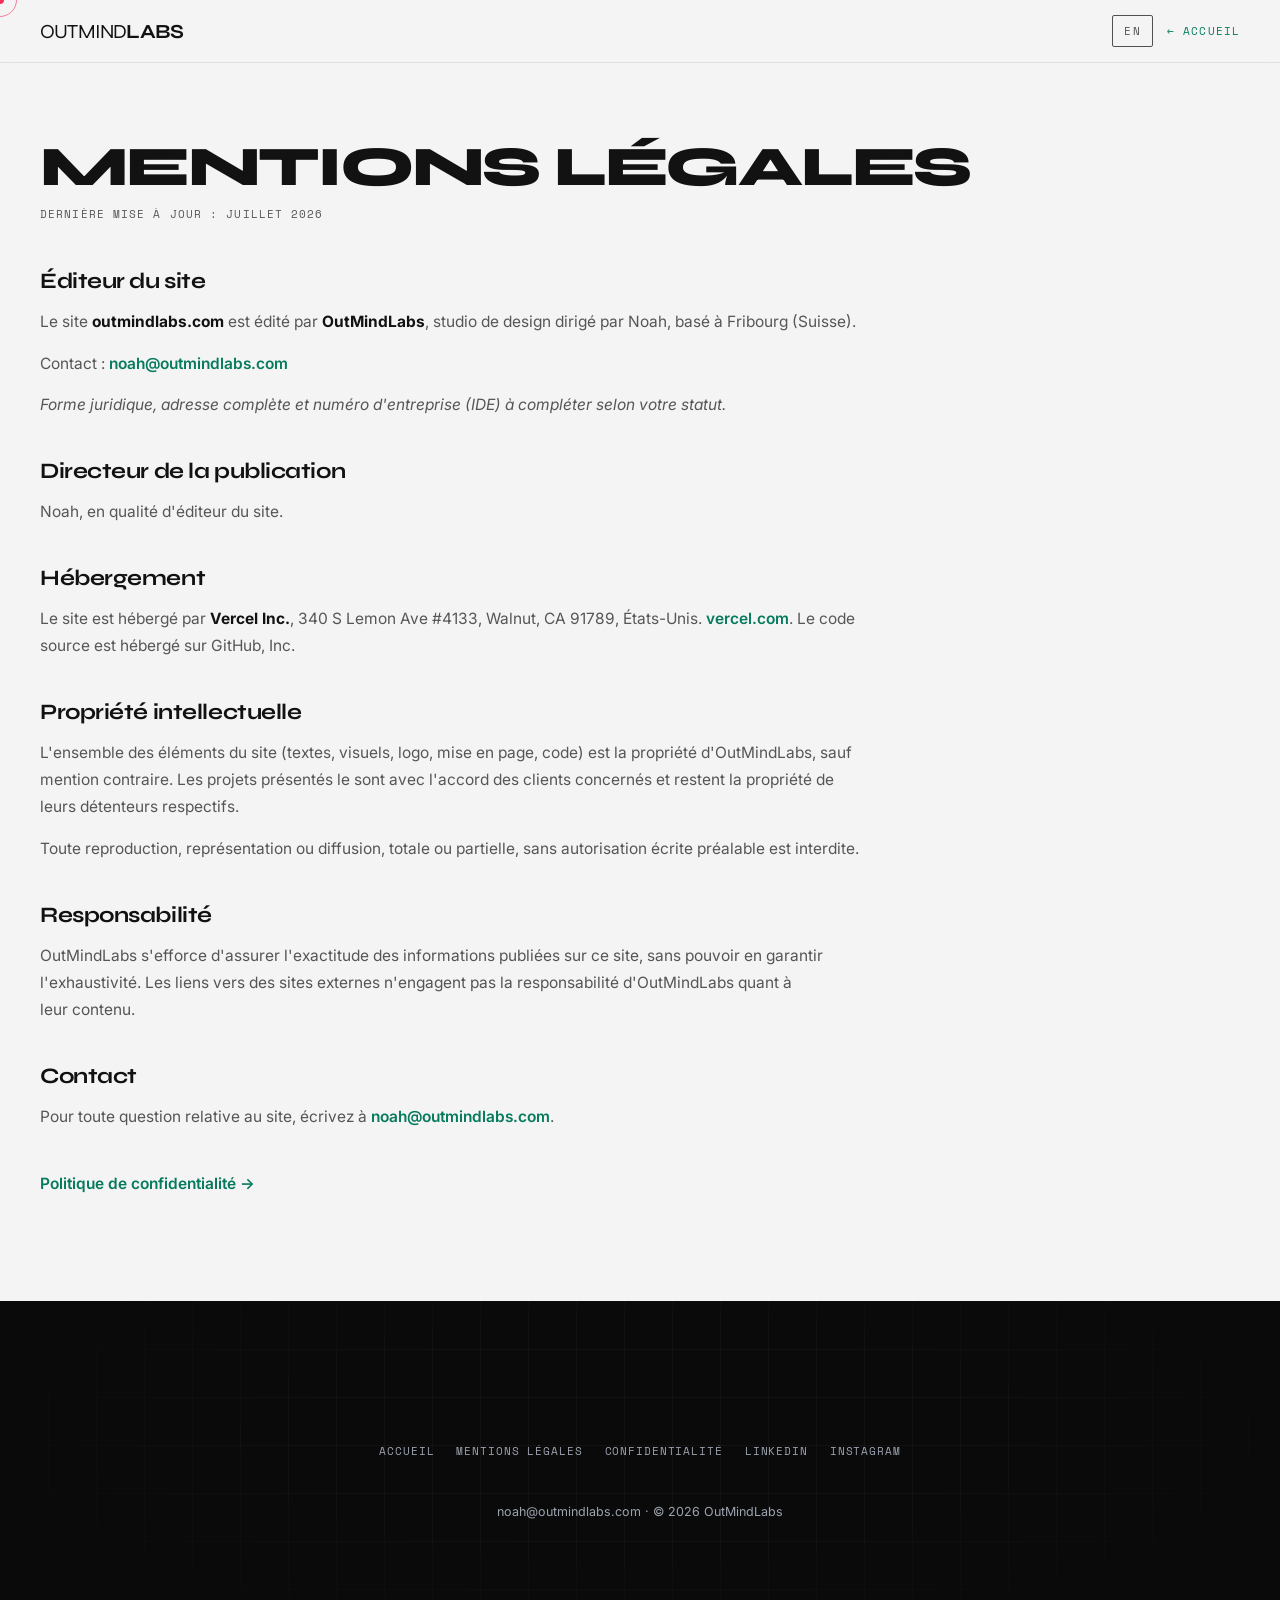
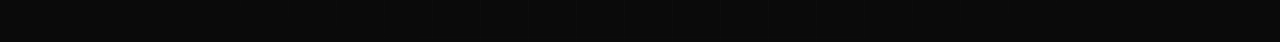
<file: legal/mentions-legales.html>
<!DOCTYPE html>
<html lang="fr">
<head>
<meta charset="UTF-8">
<meta name="viewport" content="width=device-width, initial-scale=1.0">
<title>Mentions légales · OutMindLabs</title>
<link rel="icon" type="image/png" href="../img/favicon.png">
<link rel="stylesheet" href="../css/style.css">
</head>
<body class="subpage">
<div id="cur-dot"></div><div id="cur-ring"></div>
<nav class="sub-nav">
  <a href="../index.html" class="nav-brand"><span>OUTMIND</span><b>LABS</b></a>
  <div class="sub-nav-right"><button class="lang-toggle" id="langToggle">EN</button><a href="../index.html" class="back" data-en="← Home">← Accueil</a></div>
</nav>

<main class="legal-wrap">
  <h1 data-en="Legal notice">Mentions légales</h1>
  <p class="updated" data-en="Last updated: July 2026">Dernière mise à jour : juillet 2026</p>

  <h2 data-en="Site publisher">Éditeur du site</h2>
  <p data-en="The site <strong>outmindlabs.com</strong> is published by <strong>OutMindLabs</strong>, a design studio run by Noah, based in Fribourg, Switzerland.">Le site <strong>outmindlabs.com</strong> est édité par <strong>OutMindLabs</strong>, studio de design dirigé par Noah, basé à Fribourg (Suisse).</p>
  <p data-en="Contact: <a href='mailto:noah@outmindlabs.com'>noah@outmindlabs.com</a>">Contact : <a href="mailto:noah@outmindlabs.com">noah@outmindlabs.com</a></p>
  <p data-en="<em>Legal form, full address and business number (UID) to be completed according to your status.</em>"><em>Forme juridique, adresse complète et numéro d'entreprise (IDE) à compléter selon votre statut.</em></p>

  <h2 data-en="Publication director">Directeur de la publication</h2>
  <p data-en="Noah, as the site's publisher.">Noah, en qualité d'éditeur du site.</p>

  <h2 data-en="Hosting">Hébergement</h2>
  <p data-en="The site is hosted by <strong>Vercel Inc.</strong>, 340 S Lemon Ave #4133, Walnut, CA 91789, USA. <a href='https://vercel.com' target='_blank' rel='noopener'>vercel.com</a>. The source code is hosted on GitHub, Inc.">Le site est hébergé par <strong>Vercel Inc.</strong>, 340 S Lemon Ave #4133, Walnut, CA 91789, États-Unis. <a href="https://vercel.com" target="_blank" rel="noopener">vercel.com</a>. Le code source est hébergé sur GitHub, Inc.</p>

  <h2 data-en="Intellectual property">Propriété intellectuelle</h2>
  <p data-en="All elements of the site (text, visuals, logo, layout, code) are the property of OutMindLabs unless stated otherwise. The projects shown are published with the agreement of the clients concerned and remain the property of their respective owners.">L'ensemble des éléments du site (textes, visuels, logo, mise en page, code) est la propriété d'OutMindLabs, sauf mention contraire. Les projets présentés le sont avec l'accord des clients concernés et restent la propriété de leurs détenteurs respectifs.</p>
  <p data-en="Any reproduction, representation or distribution, in whole or in part, without prior written authorization is prohibited.">Toute reproduction, représentation ou diffusion, totale ou partielle, sans autorisation écrite préalable est interdite.</p>

  <h2 data-en="Liability">Responsabilité</h2>
  <p data-en="OutMindLabs strives to ensure the accuracy of the information published on this site, without being able to guarantee its completeness. Links to external sites do not engage OutMindLabs' responsibility for their content.">OutMindLabs s'efforce d'assurer l'exactitude des informations publiées sur ce site, sans pouvoir en garantir l'exhaustivité. Les liens vers des sites externes n'engagent pas la responsabilité d'OutMindLabs quant à leur contenu.</p>

  <h2 data-en="Contact">Contact</h2>
  <p data-en="For any question about the site, write to <a href='mailto:noah@outmindlabs.com'>noah@outmindlabs.com</a>.">Pour toute question relative au site, écrivez à <a href="mailto:noah@outmindlabs.com">noah@outmindlabs.com</a>.</p>

  <p style="margin-top:40px;"><a href="confidentialite.html" data-en="Privacy policy →">Politique de confidentialité →</a></p>
</main>

<footer class="section section--dark sub-foot">
  <div class="wrap">
    <nav class="foot-nav">
      <a href="../index.html" data-en="Home">Accueil</a>
      <a href="mentions-legales.html" data-en="Legal notice">Mentions légales</a>
      <a href="confidentialite.html" data-en="Privacy">Confidentialité</a>
      <a href="https://www.linkedin.com/in/noahthevoz" target="_blank" rel="noopener">LinkedIn</a>
      <a href="https://www.instagram.com/outmindlabs" target="_blank" rel="noopener">Instagram</a>
    </nav>
    <p class="colophon">noah@outmindlabs.com · © 2026 OutMindLabs</p>
  </div>
</footer>
<script src="../js/main.js"></script>
</body>
</html>
</file>
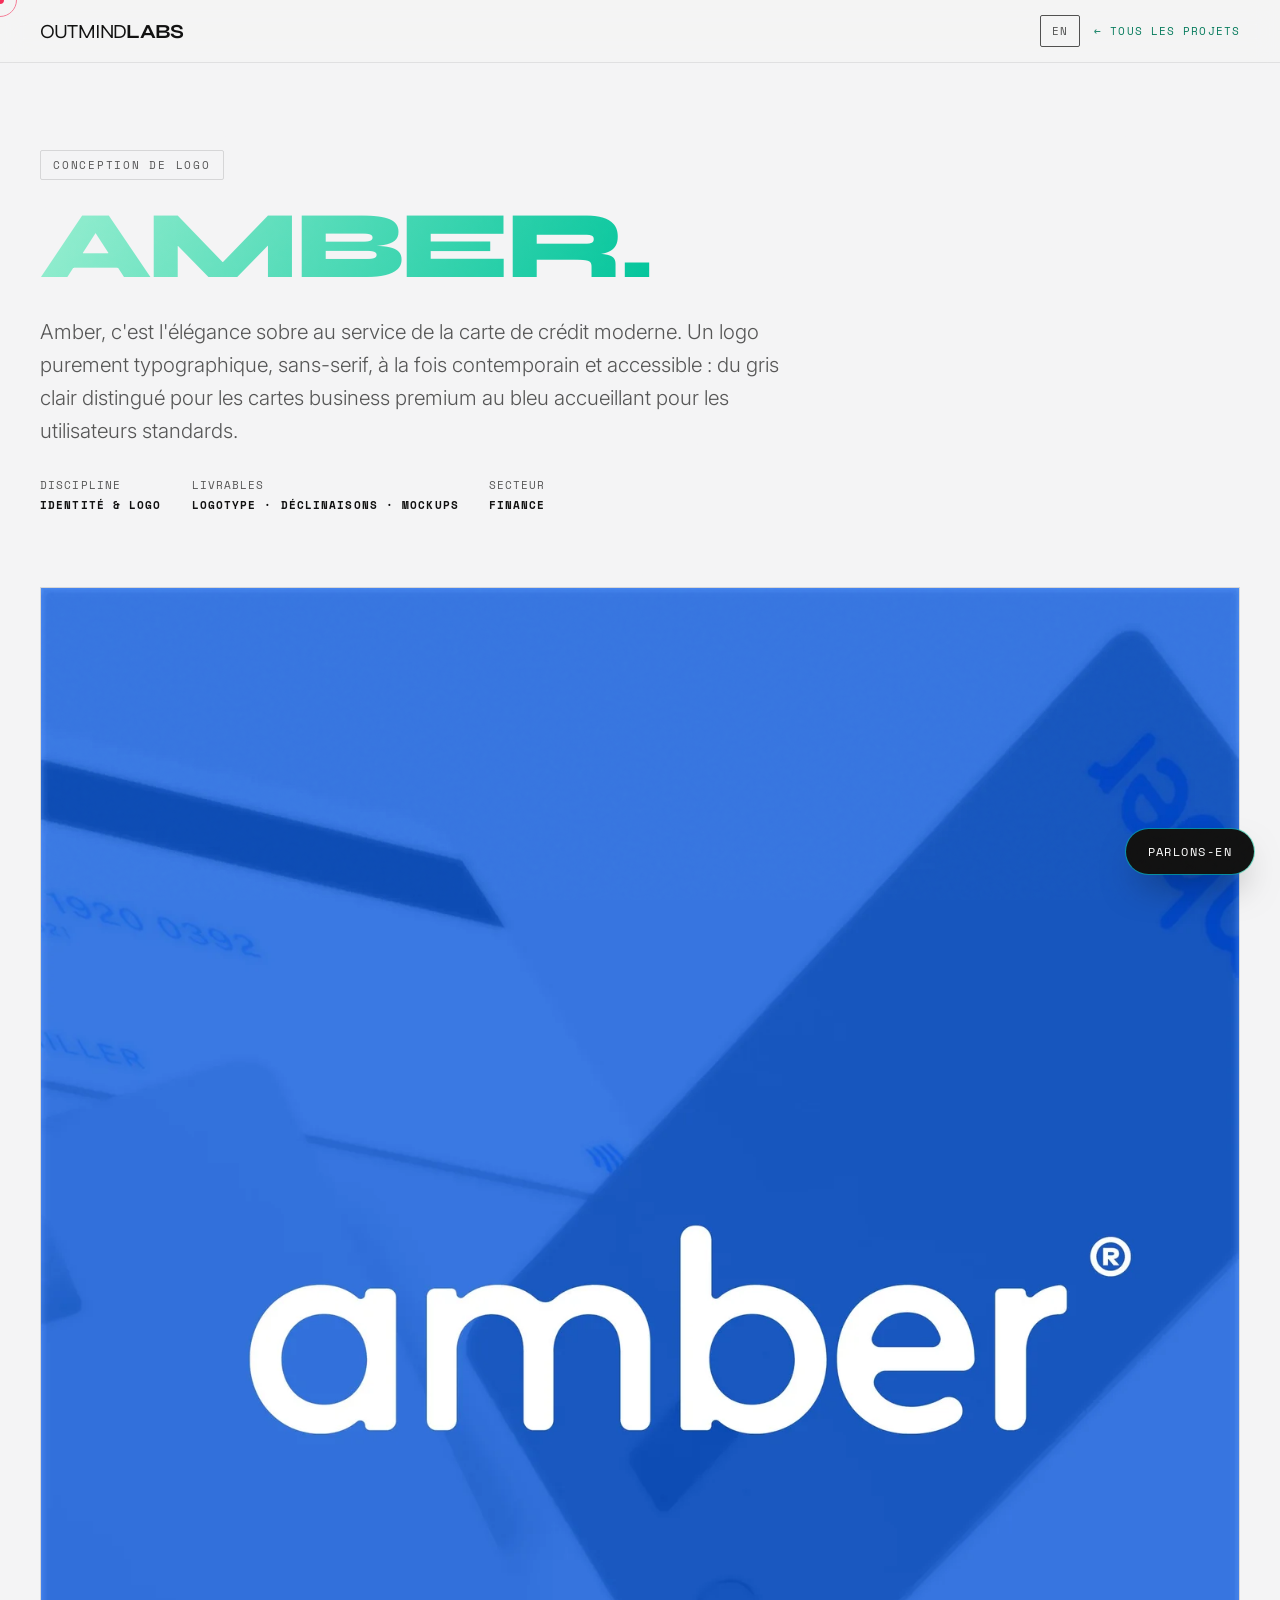
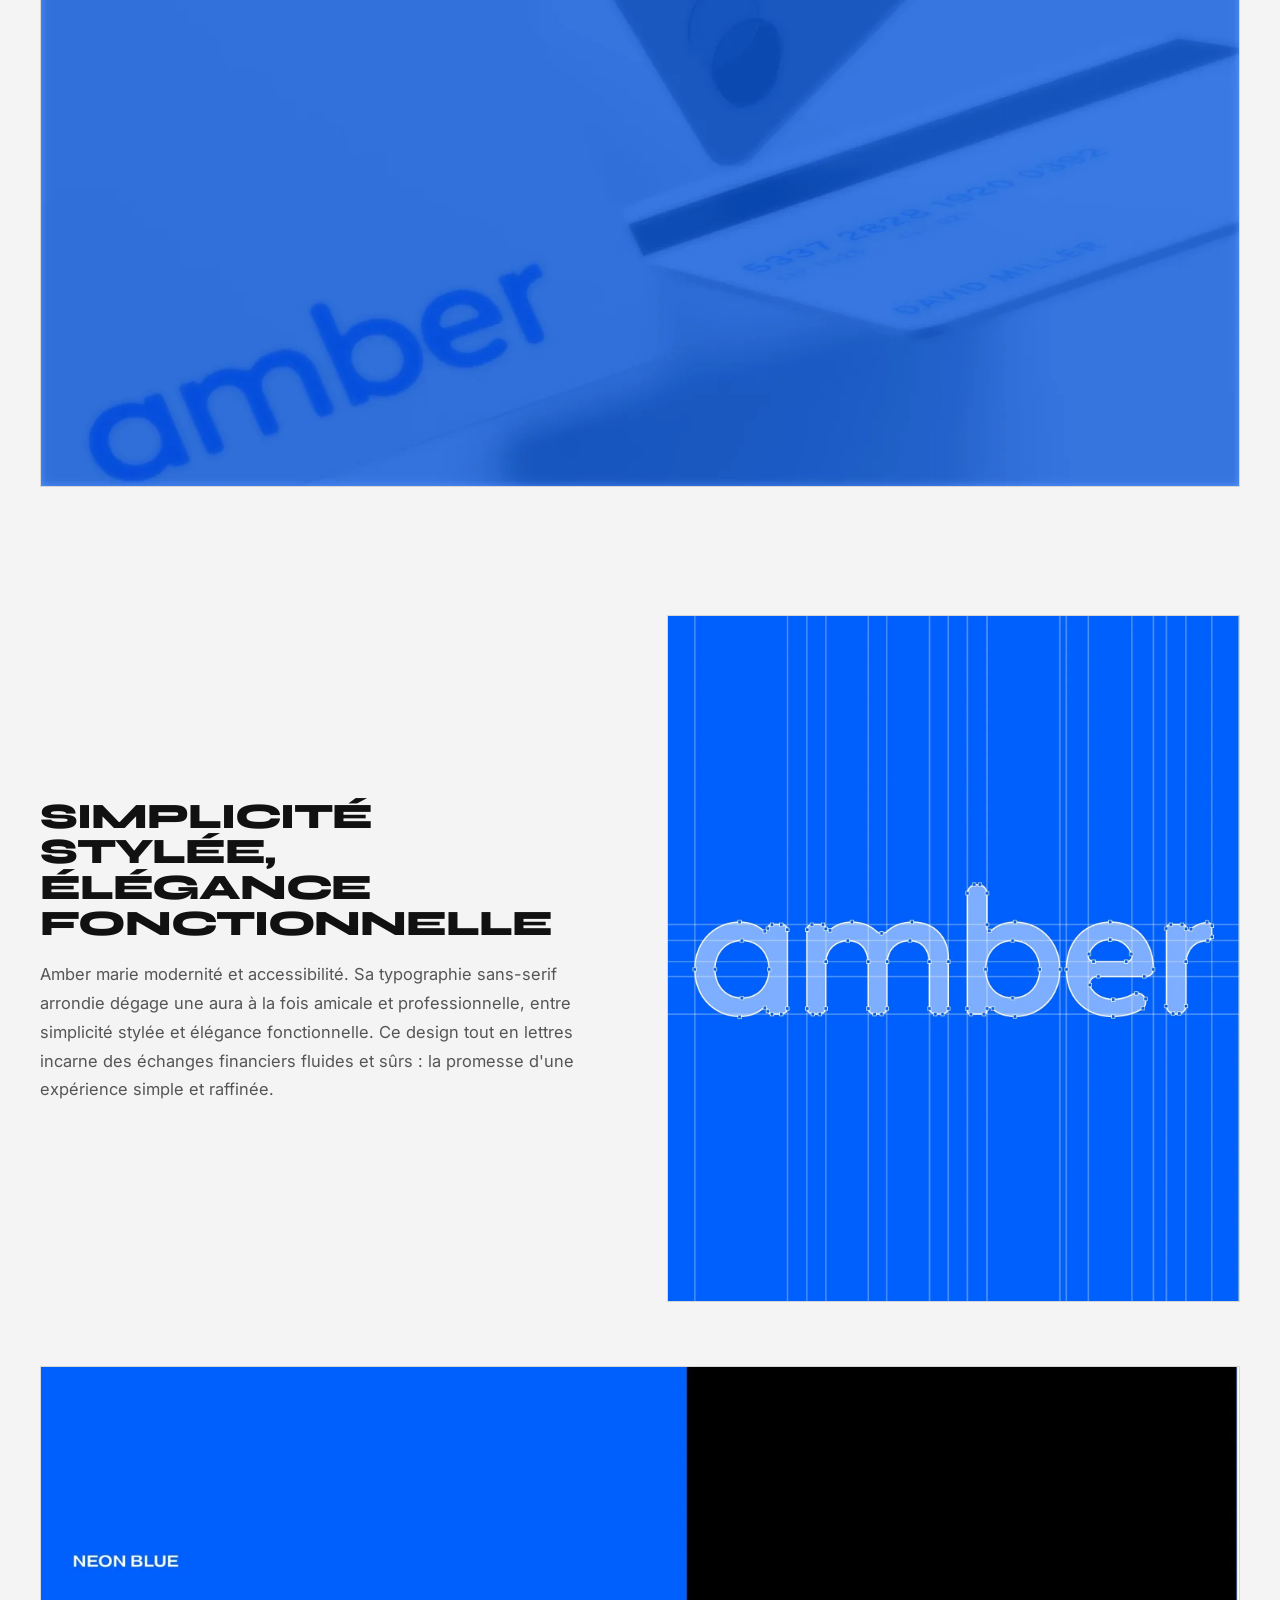
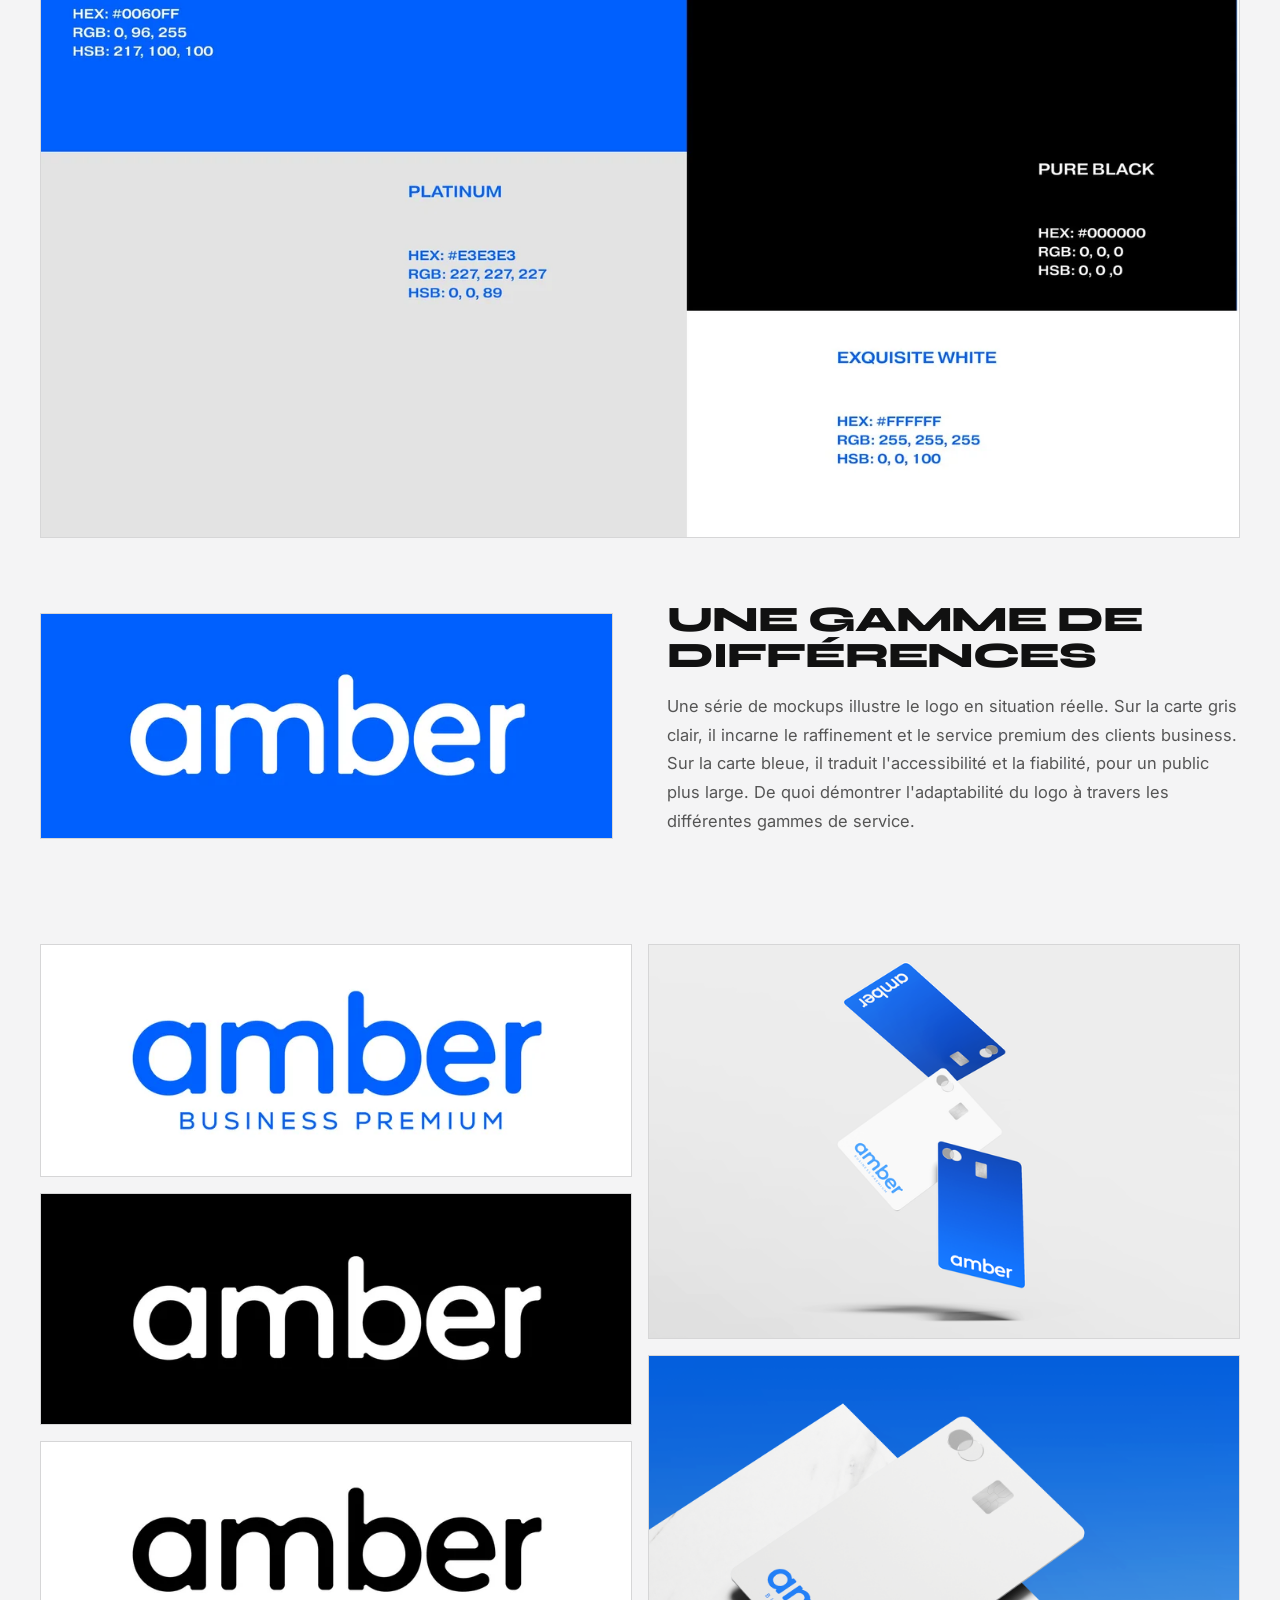
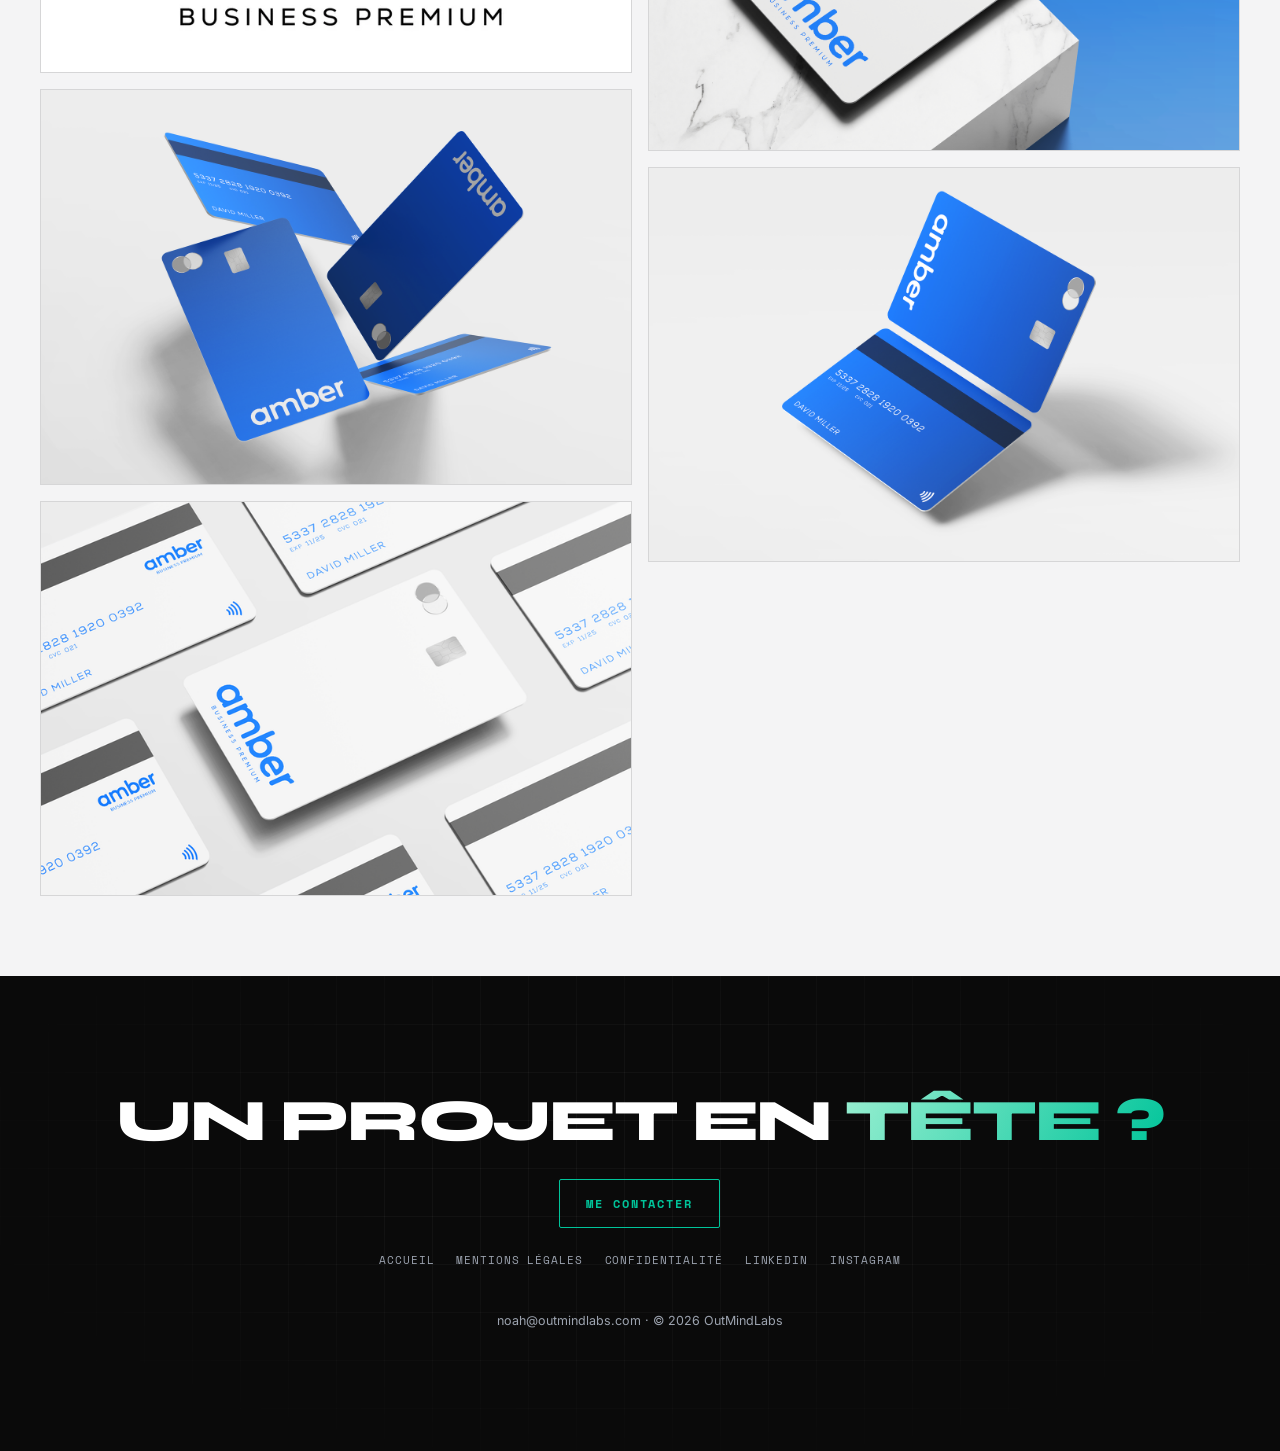
<file: projet/amber.html>
<!DOCTYPE html>
<html lang="fr">
<head>
<meta charset="UTF-8">
<meta name="viewport" content="width=device-width, initial-scale=1.0">
<title>Amber &middot; OutMindLabs</title>
<link rel="icon" type="image/png" href="../img/favicon.png">
<link rel="stylesheet" href="../css/style.css">
</head>
<body class="subpage">
<div id="cur-dot"></div><div id="cur-ring"></div>
<nav class="sub-nav">
  <a href="../index.html" class="nav-brand"><span>OUTMIND</span><b>LABS</b></a>
  <div class="sub-nav-right"><button class="lang-toggle" id="langToggle">EN</button><a href="../index.html#collection" class="back" data-en="&larr; All projects">&larr; Tous les projets</a></div>
</nav>
<a href="../index.html#demande" class="cta-float" id="ctaFloat" data-en="Let's talk">Parlons-en</a>
<header class="proj-hero">
  <span class="proj-tag" data-en="Logo design">Conception de logo</span>
  <h1 class="proj-title"><span class="tg">Amber.</span></h1>
  <p class="proj-intro" data-en="Amber is understated elegance in the service of the modern credit card. A purely typographic, sans-serif logo, both contemporary and approachable: from a distinguished light grey for premium business cards to a welcoming blue for standard users.">Amber, c'est l'&eacute;l&eacute;gance sobre au service de la carte de cr&eacute;dit moderne. Un logo purement typographique, sans-serif, &agrave; la fois contemporain et accessible&nbsp;: du gris clair distingu&eacute; pour les cartes business premium au bleu accueillant pour les utilisateurs standards.</p>
  <div class="proj-meta" data-en="<div><span>Discipline</span><b>Identity &amp; logo</b></div><div><span>Deliverables</span><b>Logotype &middot; Variations &middot; Mockups</b></div><div><span>Sector</span><b>Finance</b></div>">
    <div><span>Discipline</span><b>Identit&eacute; &amp; logo</b></div>
    <div><span>Livrables</span><b>Logotype &middot; D&eacute;clinaisons &middot; Mockups</b></div>
    <div><span>Secteur</span><b>Finance</b></div>
  </div>
</header>
<div class="proj-cover"><img loading="lazy" src="../img/projects/amber/1.webp" alt="Amber"></div>
<div class="proj-flow">
  <div class="proj-split reveal"><div class="proj-txt" data-en="<h2>Styled simplicity, functional elegance</h2><p>Amber marries modernity and accessibility. Its rounded sans-serif type gives off an aura that is both friendly and professional, between styled simplicity and functional elegance. This all-letter design embodies smooth, secure financial exchanges: the promise of a simple, refined experience.</p>"><h2>Simplicit&eacute; styl&eacute;e, &eacute;l&eacute;gance fonctionnelle</h2><p>Amber marie modernit&eacute; et accessibilit&eacute;. Sa typographie sans-serif arrondie d&eacute;gage une aura &agrave; la fois amicale et professionnelle, entre simplicit&eacute; styl&eacute;e et &eacute;l&eacute;gance fonctionnelle. Ce design tout en lettres incarne des &eacute;changes financiers fluides et s&ucirc;rs&nbsp;: la promesse d'une exp&eacute;rience simple et raffin&eacute;e.</p></div><figure class="proj-fig"><img loading="lazy" decoding="async" src="../img/projects/amber/2.webp" alt="Amber"></figure></div>
  <figure class="proj-full reveal"><img loading="lazy" decoding="async" src="../img/projects/amber/3.webp" alt="Amber"></figure>
  <div class="proj-split reverse reveal"><div class="proj-txt" data-en="<h2>A range of differences</h2><p>A series of mockups shows the logo in real-world use. On the light grey card it conveys the refinement and premium service of business clients. On the blue card it signals accessibility and reliability for a wider audience. Enough to demonstrate the logo's adaptability across service tiers.</p>"><h2>Une gamme de diff&eacute;rences</h2><p>Une s&eacute;rie de mockups illustre le logo en situation r&eacute;elle. Sur la carte gris clair, il incarne le raffinement et le service premium des clients business. Sur la carte bleue, il traduit l'accessibilit&eacute; et la fiabilit&eacute;, pour un public plus large. De quoi d&eacute;montrer l'adaptabilit&eacute; du logo &agrave; travers les diff&eacute;rentes gammes de service.</p></div><figure class="proj-fig"><img loading="lazy" decoding="async" src="../img/projects/amber/4.webp" alt="Amber"></figure></div>
</div>
<div class="proj-gallery">
    <img loading="lazy" decoding="async" src="../img/projects/amber/5.webp" alt="Amber">
    <img loading="lazy" decoding="async" src="../img/projects/amber/6.webp" alt="Amber">
    <img loading="lazy" decoding="async" src="../img/projects/amber/7.webp" alt="Amber">
    <img loading="lazy" decoding="async" src="../img/projects/amber/8.webp" alt="Amber">
    <img loading="lazy" decoding="async" src="../img/projects/amber/9.webp" alt="Amber">
    <img loading="lazy" decoding="async" src="../img/projects/amber/10.webp" alt="Amber">
    <img loading="lazy" decoding="async" src="../img/projects/amber/11.webp" alt="Amber">
    <img loading="lazy" decoding="async" src="../img/projects/amber/12.webp" alt="Amber">
</div>
<footer class="section section--dark sub-foot">
  <div class="wrap">
    <h2 class="h-lg" data-en="Got a project in <span class='tg'>mind?</span>">Un projet en <span class="tg">t&ecirc;te ?</span></h2>
    <a class="btn btn-outline" href="../index.html#demande" data-en="Contact me">Me contacter</a>
    <nav class="foot-nav">
      <a href="../index.html" data-en="Home">Accueil</a>
      <a href="../legal/mentions-legales.html" data-en="Legal notice">Mentions l&eacute;gales</a>
      <a href="../legal/confidentialite.html" data-en="Privacy">Confidentialit&eacute;</a>
      <a href="https://www.linkedin.com/in/noahthevoz" target="_blank" rel="noopener">LinkedIn</a>
      <a href="https://www.instagram.com/outmindlabs" target="_blank" rel="noopener">Instagram</a>
    </nav>
    <p class="colophon">noah@outmindlabs.com &middot; &copy; 2026 OutMindLabs</p>
  </div>
</footer>
<script src="../js/main.js"></script>
</body>
</html>
</file>
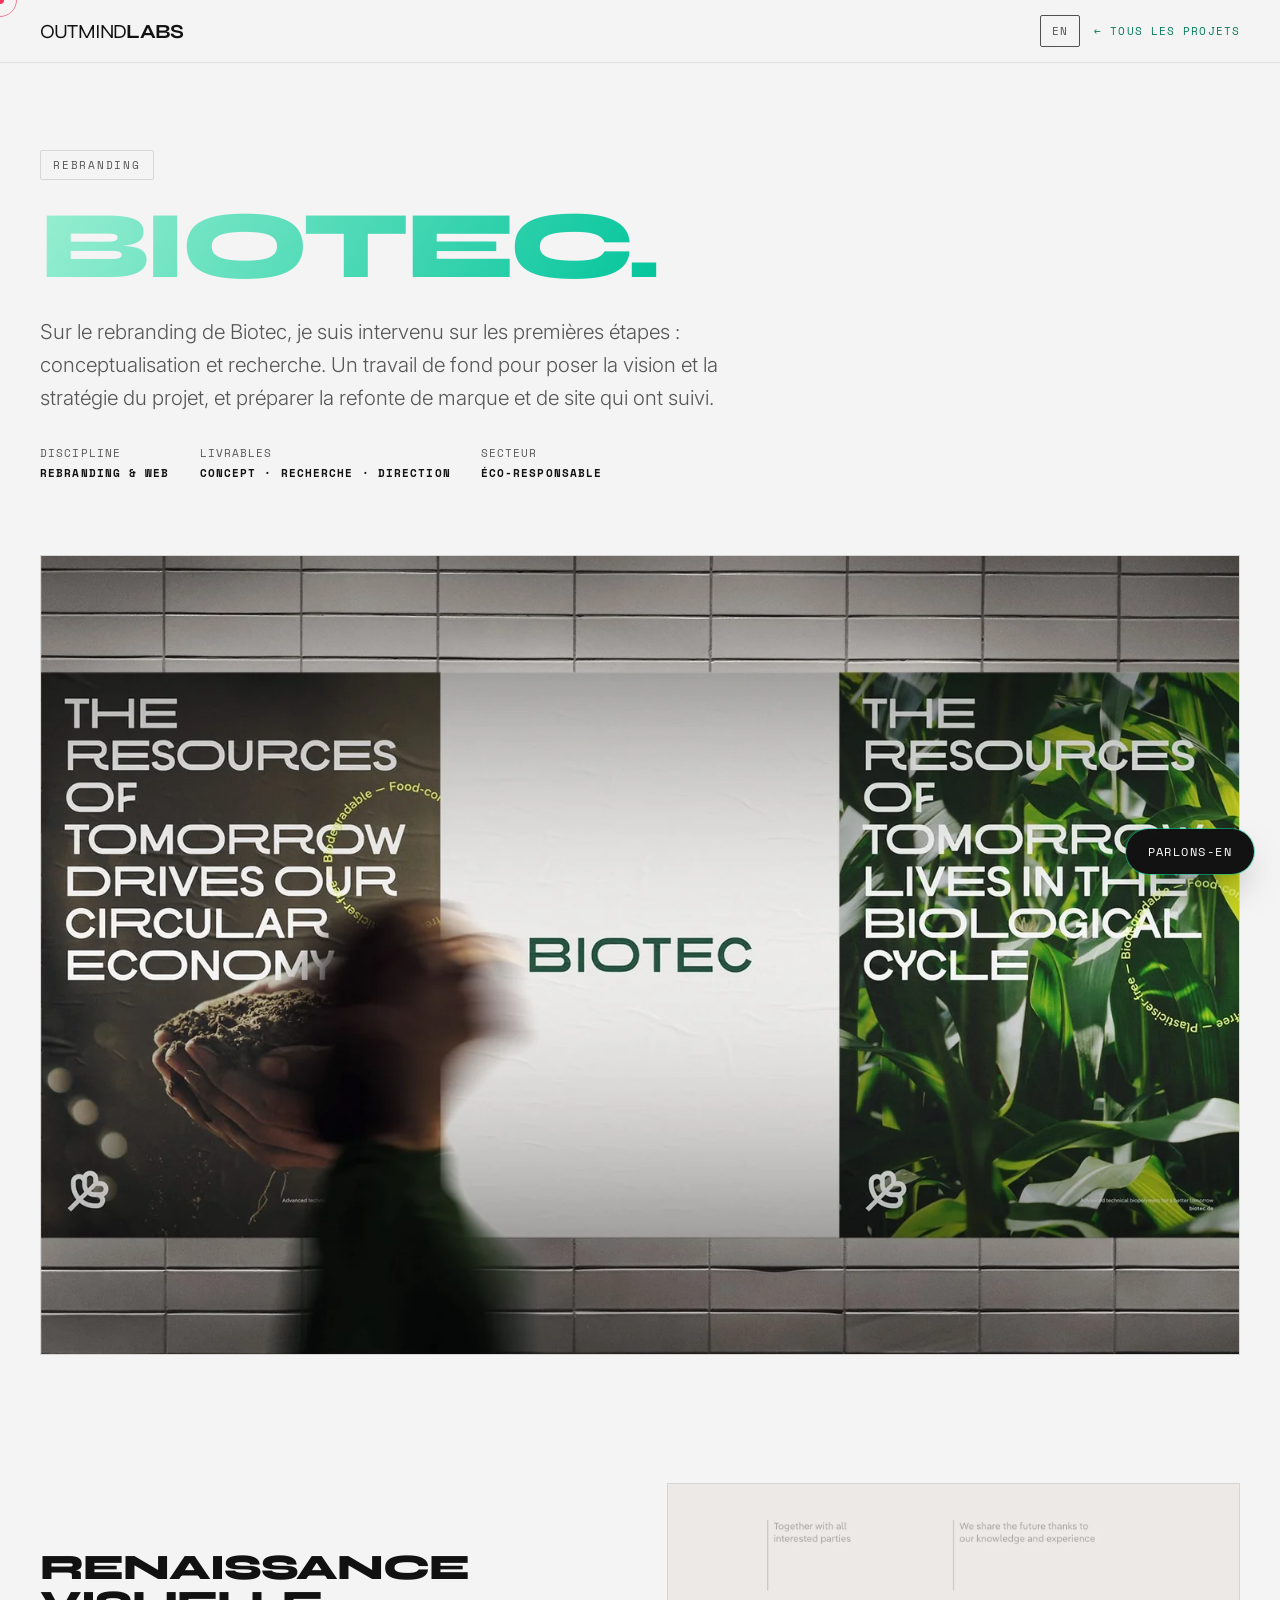
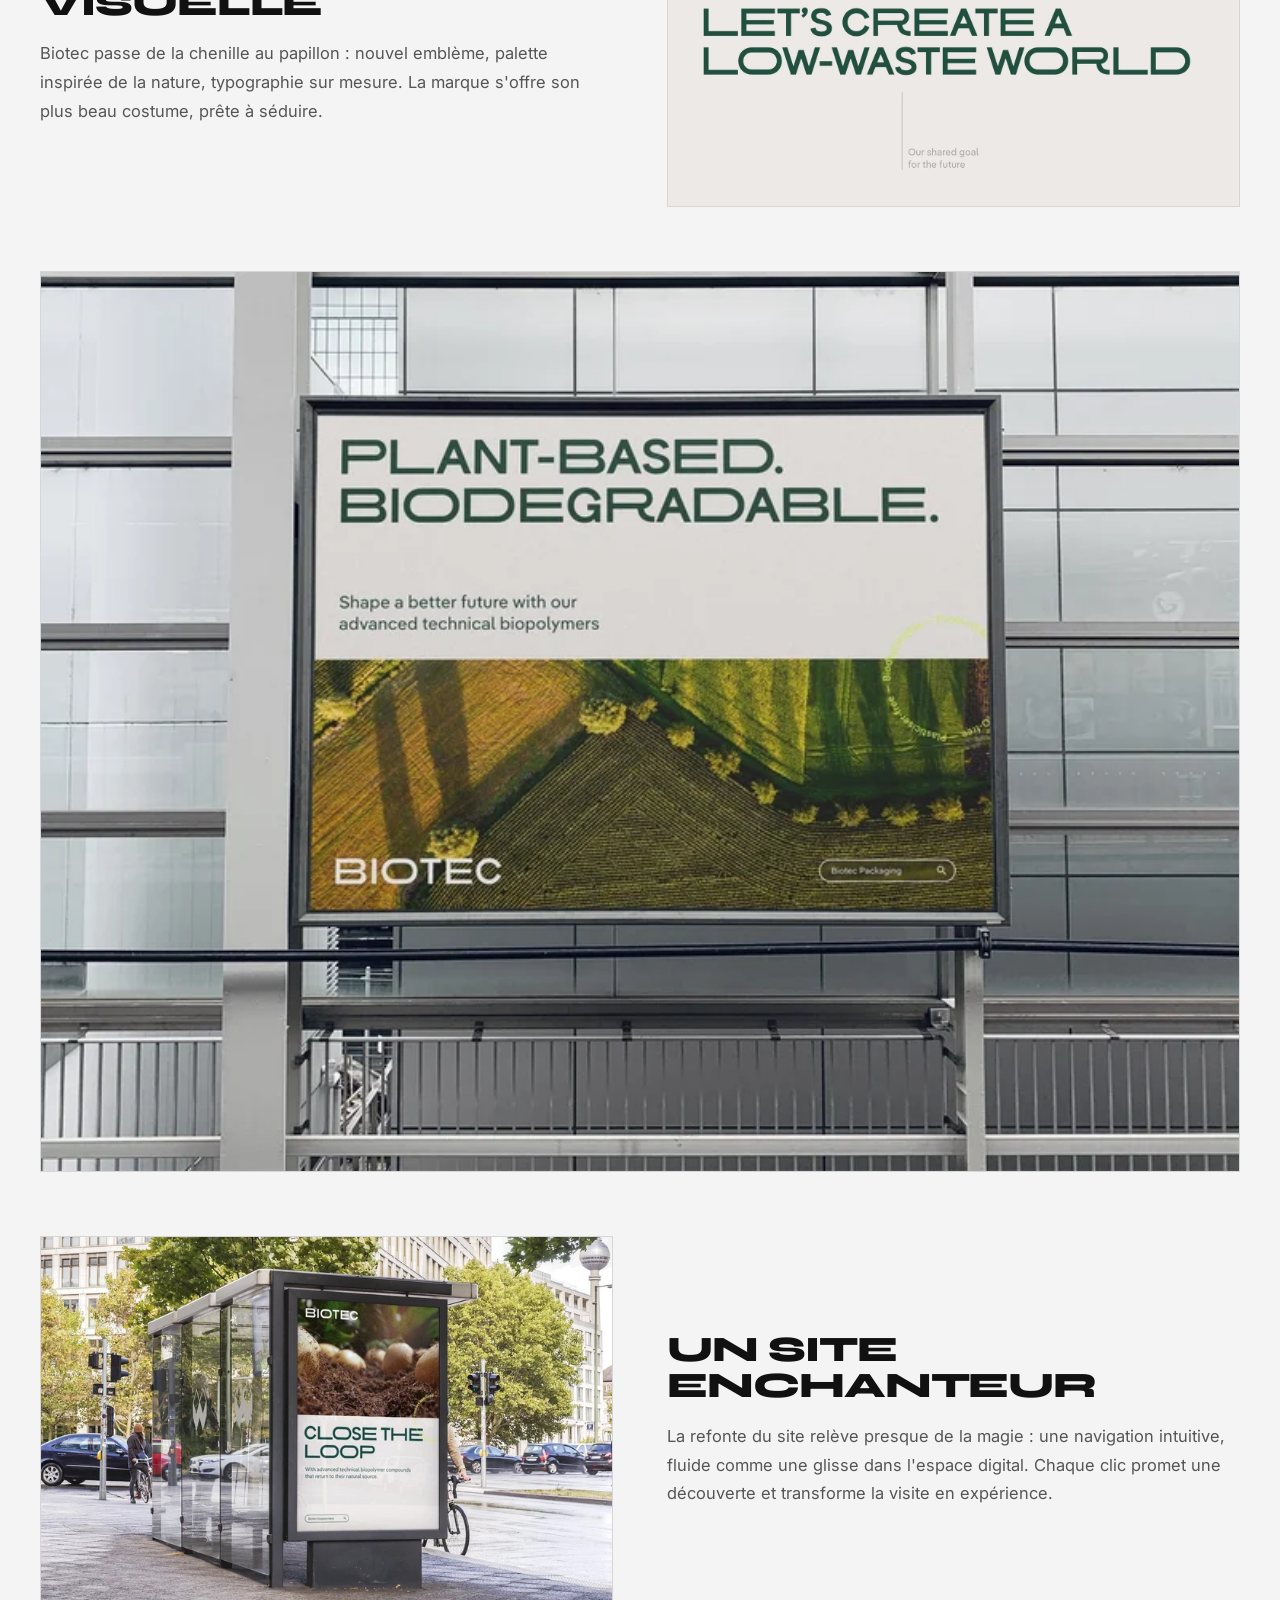
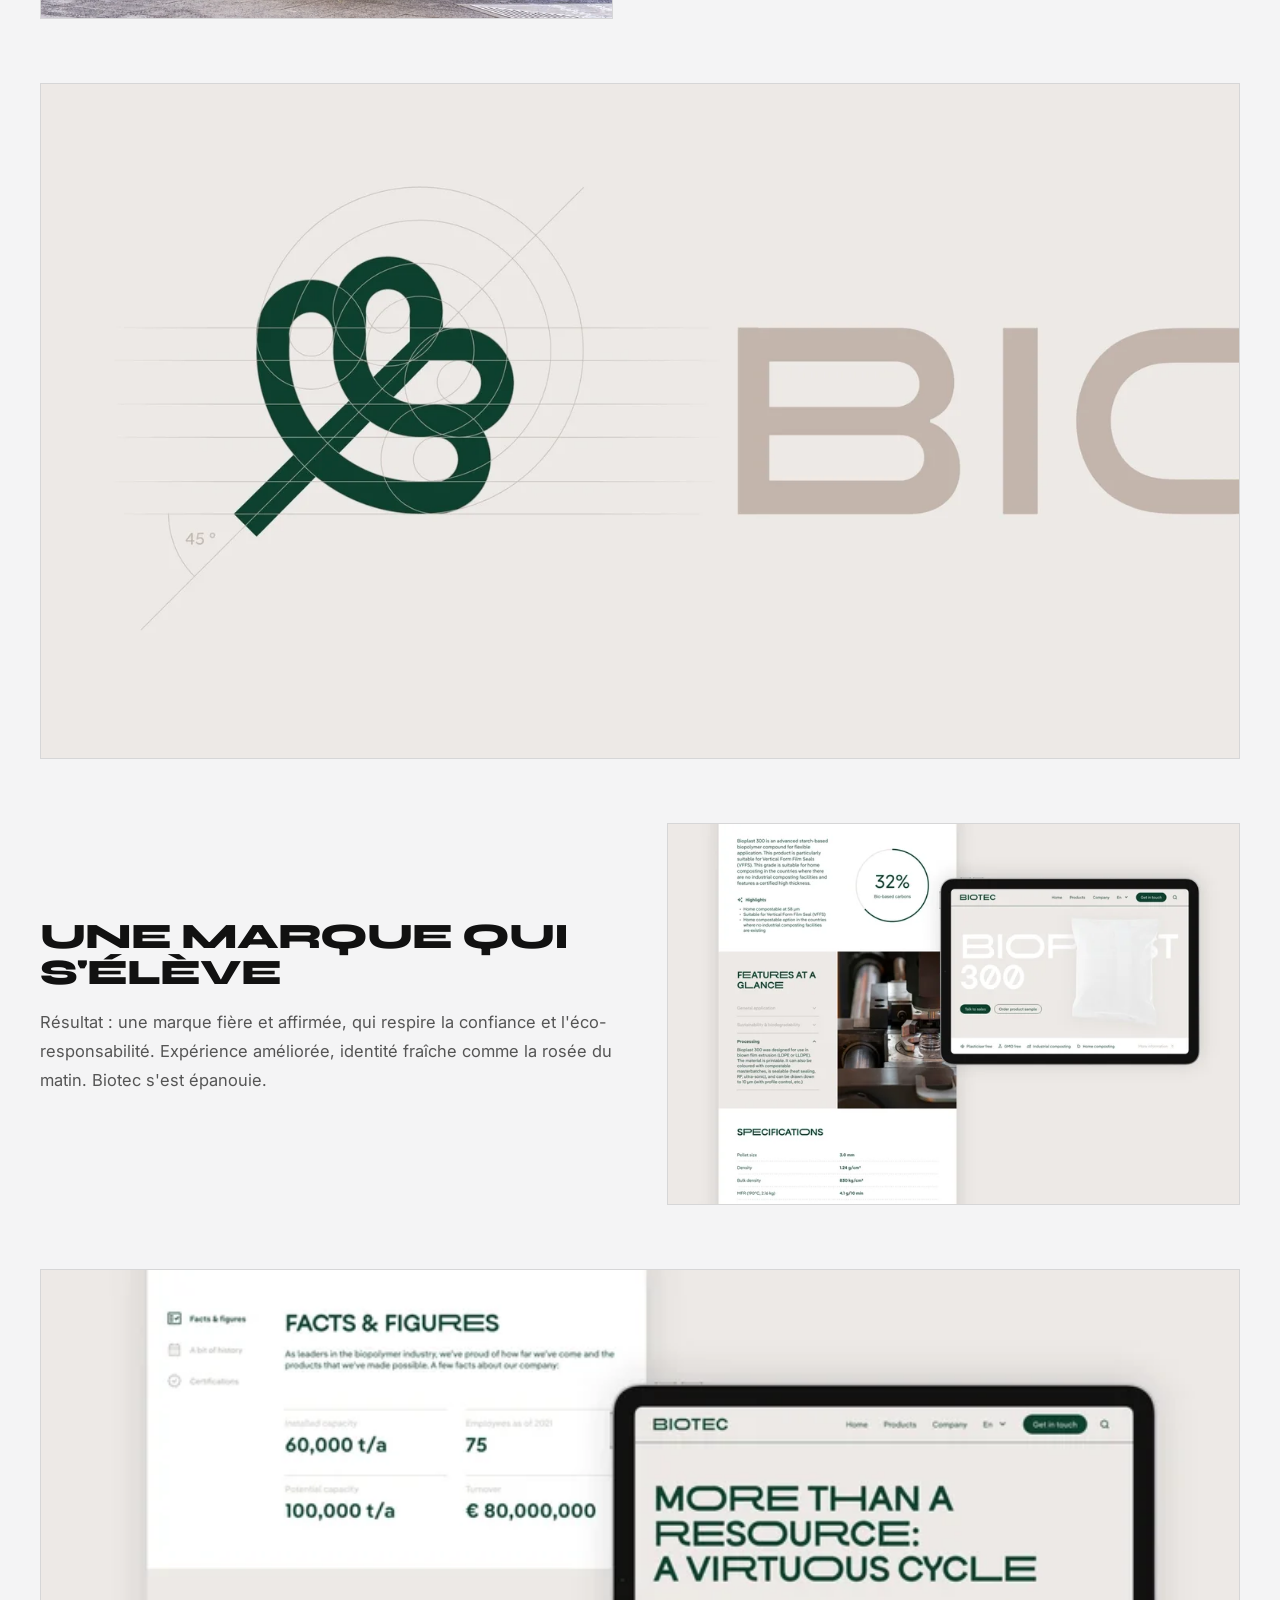
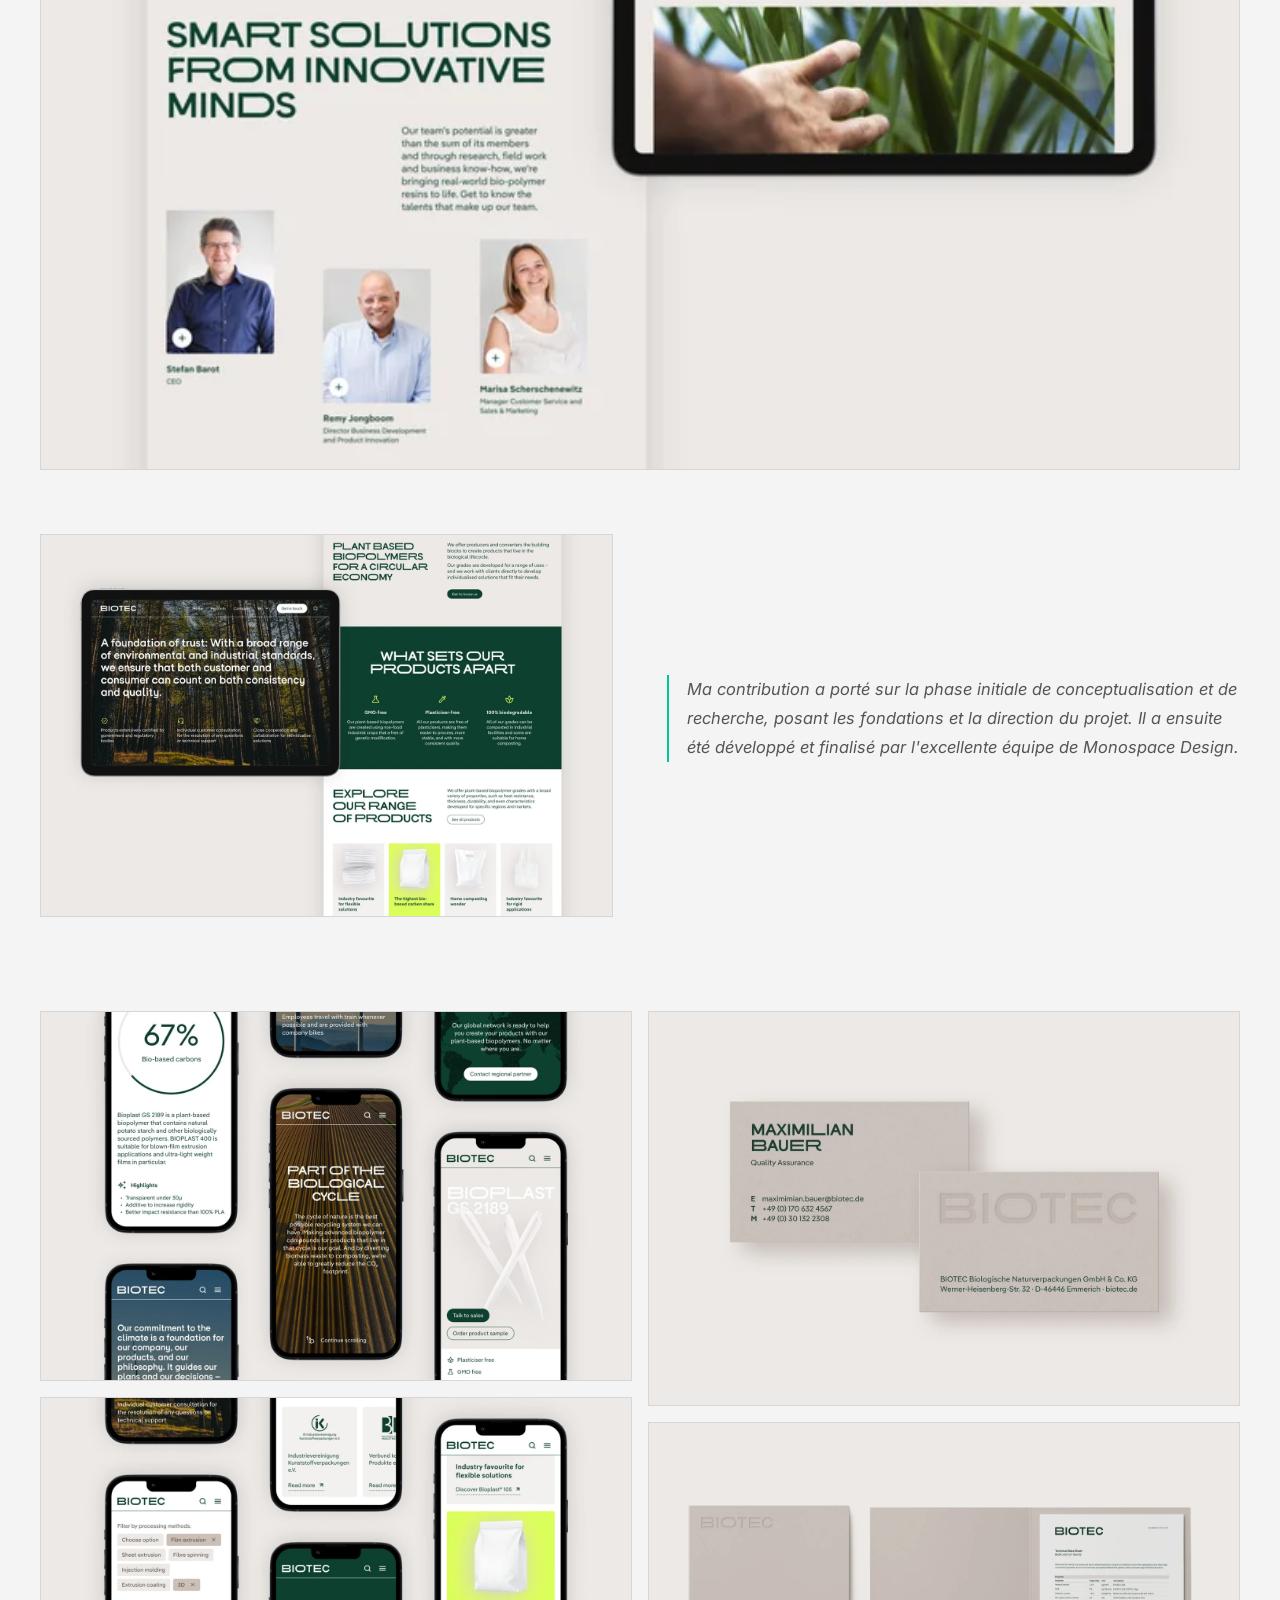
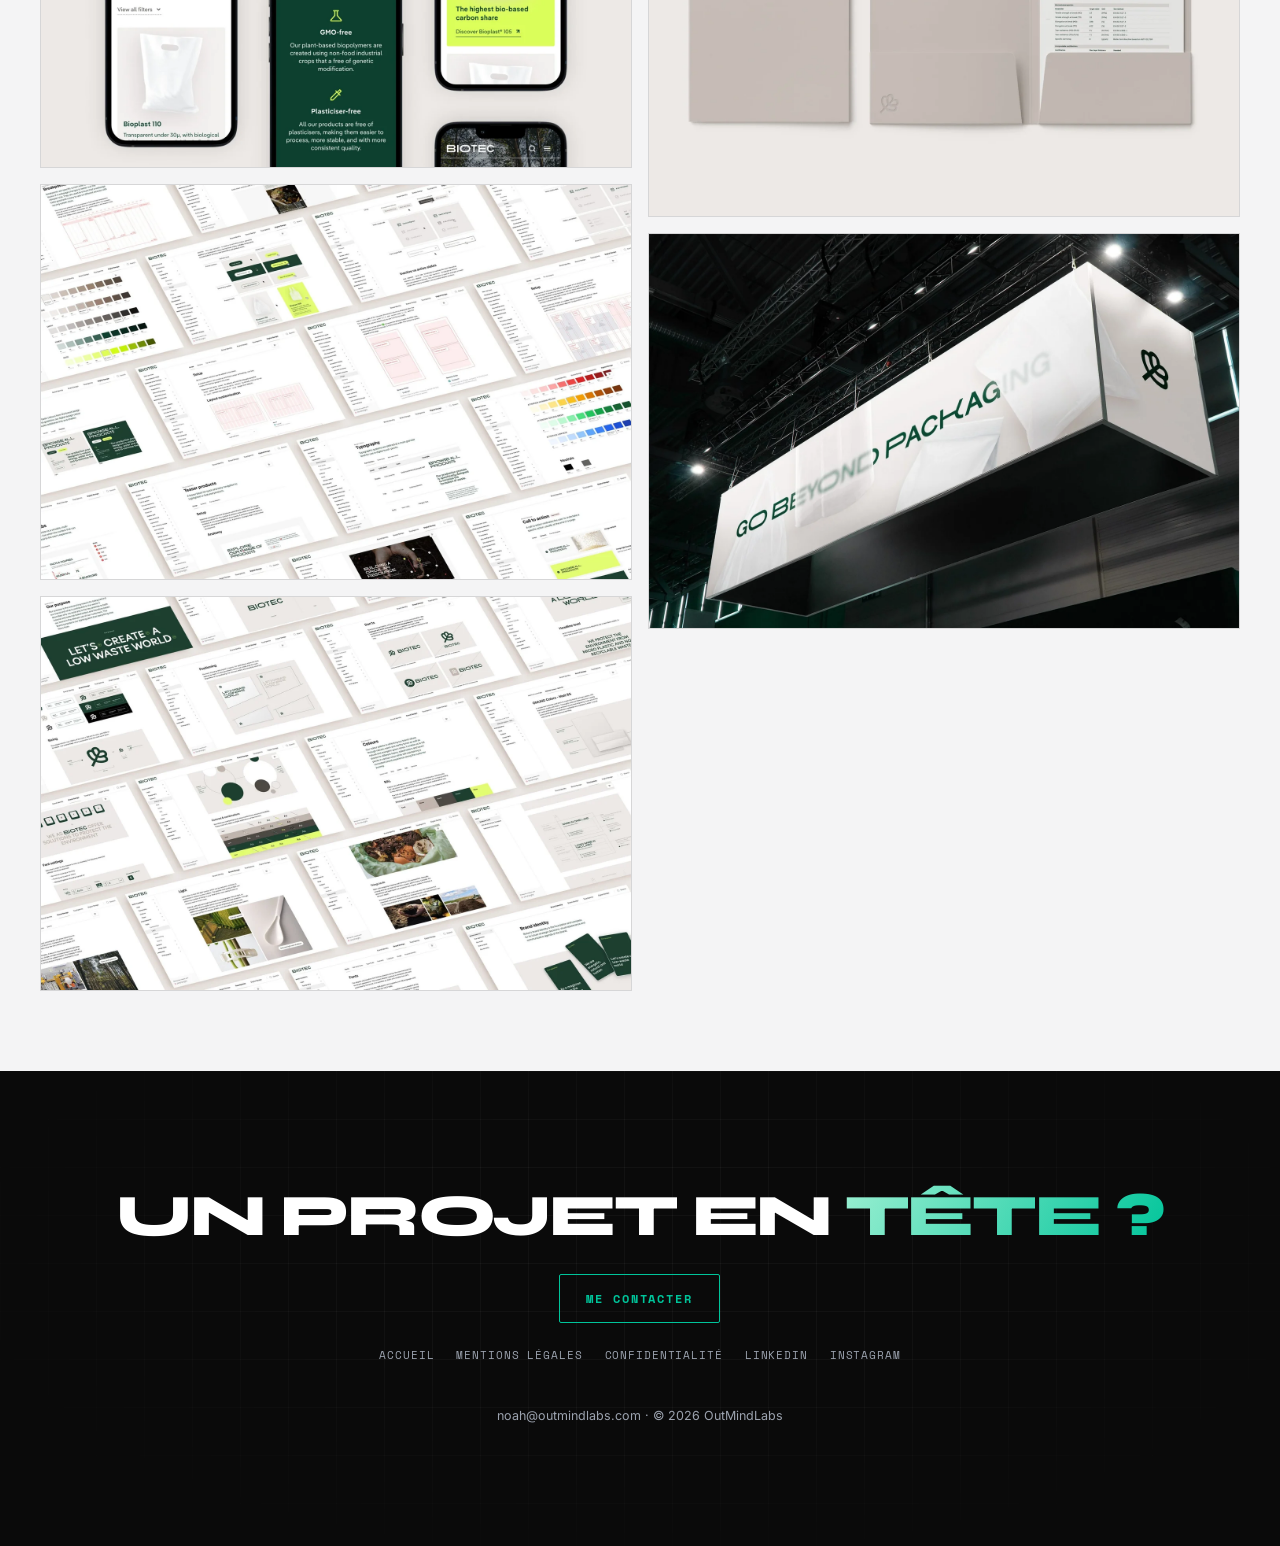
<file: projet/biotec.html>
<!DOCTYPE html>
<html lang="fr">
<head>
<meta charset="UTF-8">
<meta name="viewport" content="width=device-width, initial-scale=1.0">
<title>Biotec &middot; OutMindLabs</title>
<link rel="icon" type="image/png" href="../img/favicon.png">
<link rel="stylesheet" href="../css/style.css">
</head>
<body class="subpage">
<div id="cur-dot"></div><div id="cur-ring"></div>
<nav class="sub-nav">
  <a href="../index.html" class="nav-brand"><span>OUTMIND</span><b>LABS</b></a>
  <div class="sub-nav-right"><button class="lang-toggle" id="langToggle">EN</button><a href="../index.html#collection" class="back" data-en="&larr; All projects">&larr; Tous les projets</a></div>
</nav>
<a href="../index.html#demande" class="cta-float" id="ctaFloat" data-en="Let's talk">Parlons-en</a>
<header class="proj-hero">
  <span class="proj-tag" data-en="Rebranding">Rebranding</span>
  <h1 class="proj-title"><span class="tg">Biotec.</span></h1>
  <p class="proj-intro" data-en="On the Biotec rebrand, I worked on the earliest stages: concept and research. Groundwork to set the project's vision and strategy, and to prepare the brand and website overhaul that followed.">Sur le rebranding de Biotec, je suis intervenu sur les premi&egrave;res &eacute;tapes&nbsp;: conceptualisation et recherche. Un travail de fond pour poser la vision et la strat&eacute;gie du projet, et pr&eacute;parer la refonte de marque et de site qui ont suivi.</p>
  <div class="proj-meta" data-en="<div><span>Discipline</span><b>Rebranding &amp; web</b></div><div><span>Deliverables</span><b>Concept &middot; Research &middot; Direction</b></div><div><span>Sector</span><b>Eco-friendly</b></div>">
    <div><span>Discipline</span><b>Rebranding &amp; web</b></div>
    <div><span>Livrables</span><b>Concept &middot; Recherche &middot; Direction</b></div>
    <div><span>Secteur</span><b>&Eacute;co-responsable</b></div>
  </div>
</header>
<div class="proj-cover"><img loading="lazy" src="../img/projects/biotec/1.webp" alt="Biotec"></div>
<div class="proj-flow">
  <div class="proj-split reveal"><div class="proj-txt" data-en="<h2>Visual rebirth</h2><p>Biotec goes from caterpillar to butterfly: a new emblem, a nature-inspired palette, custom typography. The brand puts on its finest outfit, ready to charm.</p>"><h2>Renaissance visuelle</h2><p>Biotec passe de la chenille au papillon&nbsp;: nouvel embl&egrave;me, palette inspir&eacute;e de la nature, typographie sur mesure. La marque s'offre son plus beau costume, pr&ecirc;te &agrave; s&eacute;duire.</p></div><figure class="proj-fig"><img loading="lazy" decoding="async" src="../img/projects/biotec/2.webp" alt="Biotec"></figure></div>
  <figure class="proj-full reveal"><img loading="lazy" decoding="async" src="../img/projects/biotec/3.webp" alt="Biotec"></figure>
  <div class="proj-split reverse reveal"><div class="proj-txt" data-en="<h2>An enchanting site</h2><p>The website redesign borders on magic: intuitive navigation, fluid like gliding through digital space. Every click promises a discovery and turns the visit into an experience.</p>"><h2>Un site enchanteur</h2><p>La refonte du site rel&egrave;ve presque de la magie&nbsp;: une navigation intuitive, fluide comme une glisse dans l'espace digital. Chaque clic promet une d&eacute;couverte et transforme la visite en exp&eacute;rience.</p></div><figure class="proj-fig"><img loading="lazy" decoding="async" src="../img/projects/biotec/4.webp" alt="Biotec"></figure></div>
  <figure class="proj-full reveal"><img loading="lazy" decoding="async" src="../img/projects/biotec/5.webp" alt="Biotec"></figure>
  <div class="proj-split reveal"><div class="proj-txt" data-en="<h2>A brand that rises</h2><p>The result: a proud, confident brand that radiates trust and eco-responsibility. Improved experience, an identity as fresh as morning dew. Biotec has blossomed.</p>"><h2>Une marque qui s'&eacute;l&egrave;ve</h2><p>R&eacute;sultat&nbsp;: une marque fi&egrave;re et affirm&eacute;e, qui respire la confiance et l'&eacute;co-responsabilit&eacute;. Exp&eacute;rience am&eacute;lior&eacute;e, identit&eacute; fra&icirc;che comme la ros&eacute;e du matin. Biotec s'est &eacute;panouie.</p></div><figure class="proj-fig"><img loading="lazy" decoding="async" src="../img/projects/biotec/6.webp" alt="Biotec"></figure></div>
  <figure class="proj-full reveal"><img loading="lazy" decoding="async" src="../img/projects/biotec/7.webp" alt="Biotec"></figure>
  <div class="proj-split reverse reveal"><div class="proj-txt" data-en="<p class='proj-note'>My contribution covered the initial concept and research phase, laying the foundations and direction of the project. It was then developed and finalized by the excellent team at Monospace Design.</p>"><p class='proj-note'>Ma contribution a port&eacute; sur la phase initiale de conceptualisation et de recherche, posant les fondations et la direction du projet. Il a ensuite &eacute;t&eacute; d&eacute;velopp&eacute; et finalis&eacute; par l'excellente &eacute;quipe de Monospace Design.</p></div><figure class="proj-fig"><img loading="lazy" decoding="async" src="../img/projects/biotec/8.webp" alt="Biotec"></figure></div>
</div>
<div class="proj-gallery">
    <img loading="lazy" decoding="async" src="../img/projects/biotec/9.webp" alt="Biotec">
    <img loading="lazy" decoding="async" src="../img/projects/biotec/10.webp" alt="Biotec">
    <img loading="lazy" decoding="async" src="../img/projects/biotec/11.webp" alt="Biotec">
    <img loading="lazy" decoding="async" src="../img/projects/biotec/12.webp" alt="Biotec">
    <img loading="lazy" decoding="async" src="../img/projects/biotec/13.webp" alt="Biotec">
    <img loading="lazy" decoding="async" src="../img/projects/biotec/14.webp" alt="Biotec">
    <img loading="lazy" decoding="async" src="../img/projects/biotec/15.webp" alt="Biotec">
</div>
<footer class="section section--dark sub-foot">
  <div class="wrap">
    <h2 class="h-lg" data-en="Got a project in <span class='tg'>mind?</span>">Un projet en <span class="tg">t&ecirc;te ?</span></h2>
    <a class="btn btn-outline" href="../index.html#demande" data-en="Contact me">Me contacter</a>
    <nav class="foot-nav">
      <a href="../index.html" data-en="Home">Accueil</a>
      <a href="../legal/mentions-legales.html" data-en="Legal notice">Mentions l&eacute;gales</a>
      <a href="../legal/confidentialite.html" data-en="Privacy">Confidentialit&eacute;</a>
      <a href="https://www.linkedin.com/in/noahthevoz" target="_blank" rel="noopener">LinkedIn</a>
      <a href="https://www.instagram.com/outmindlabs" target="_blank" rel="noopener">Instagram</a>
    </nav>
    <p class="colophon">noah@outmindlabs.com &middot; &copy; 2026 OutMindLabs</p>
  </div>
</footer>
<script src="../js/main.js"></script>
</body>
</html>
</file>
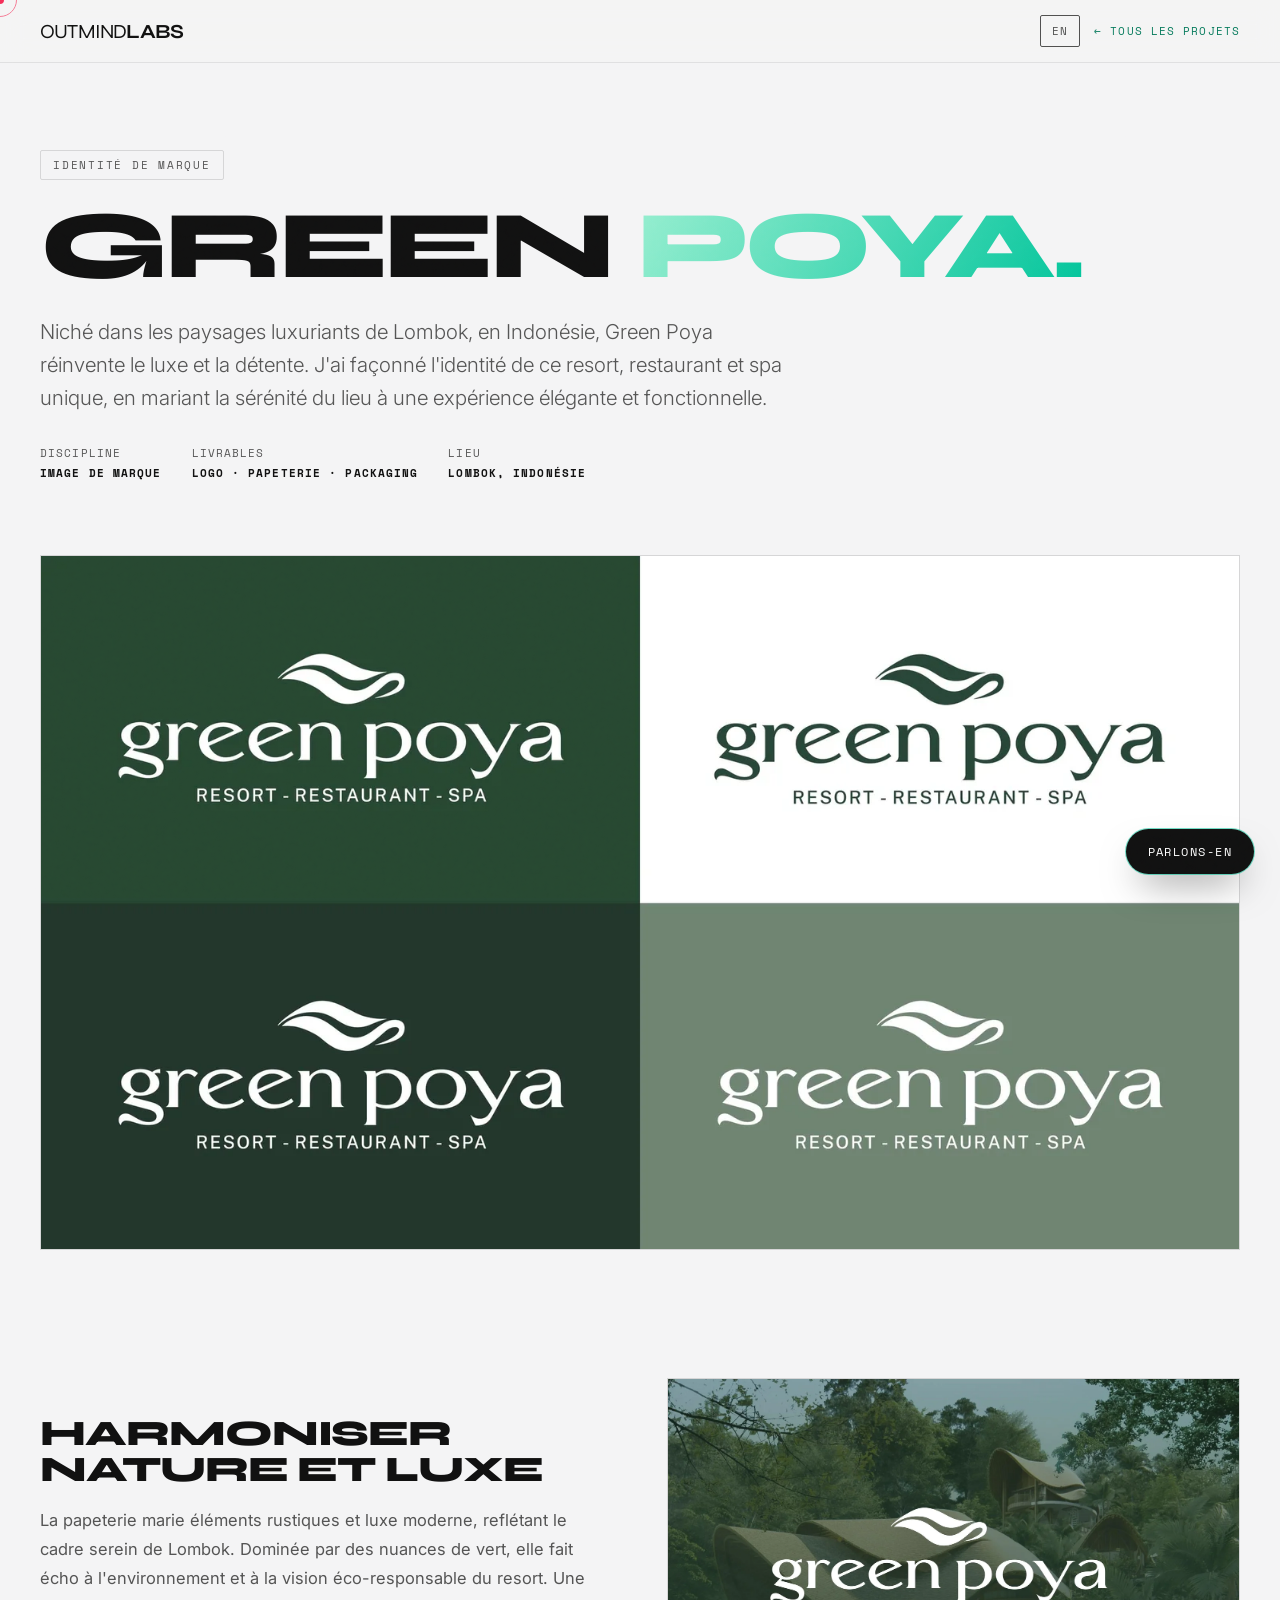
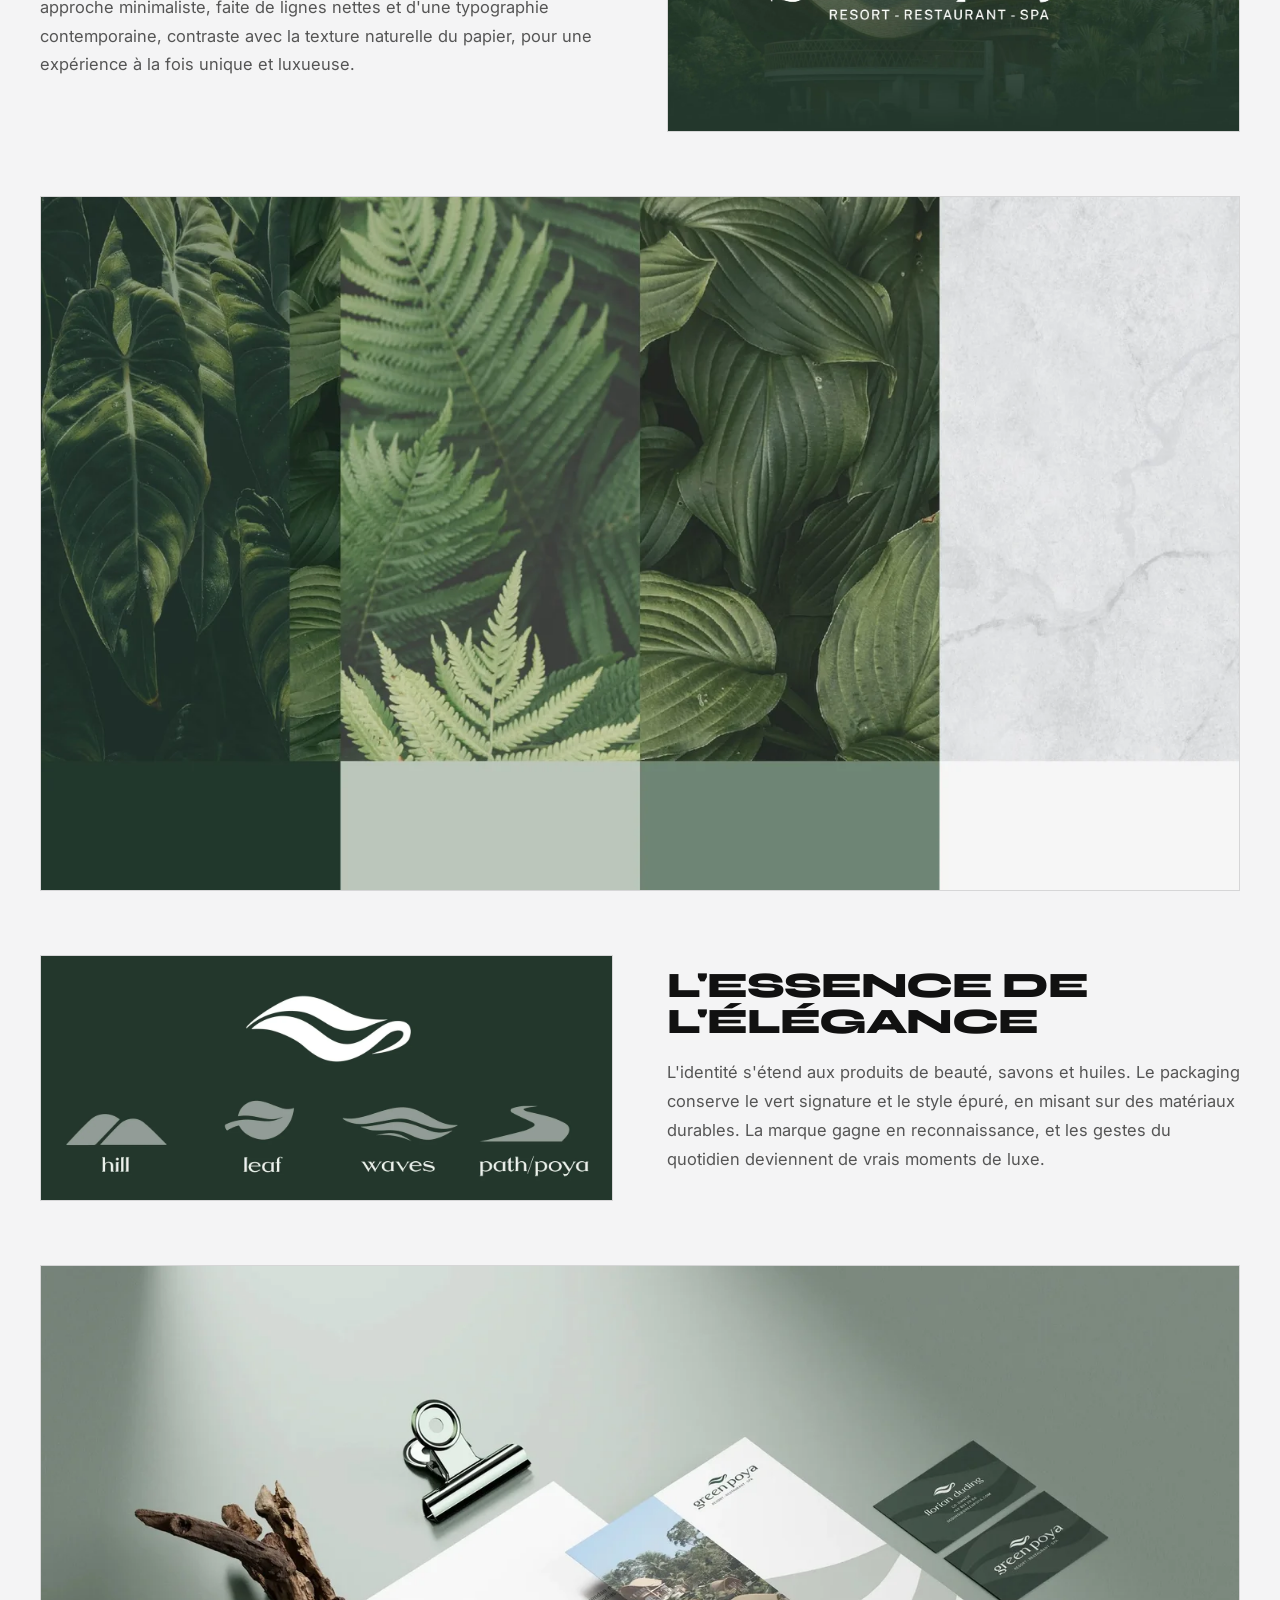
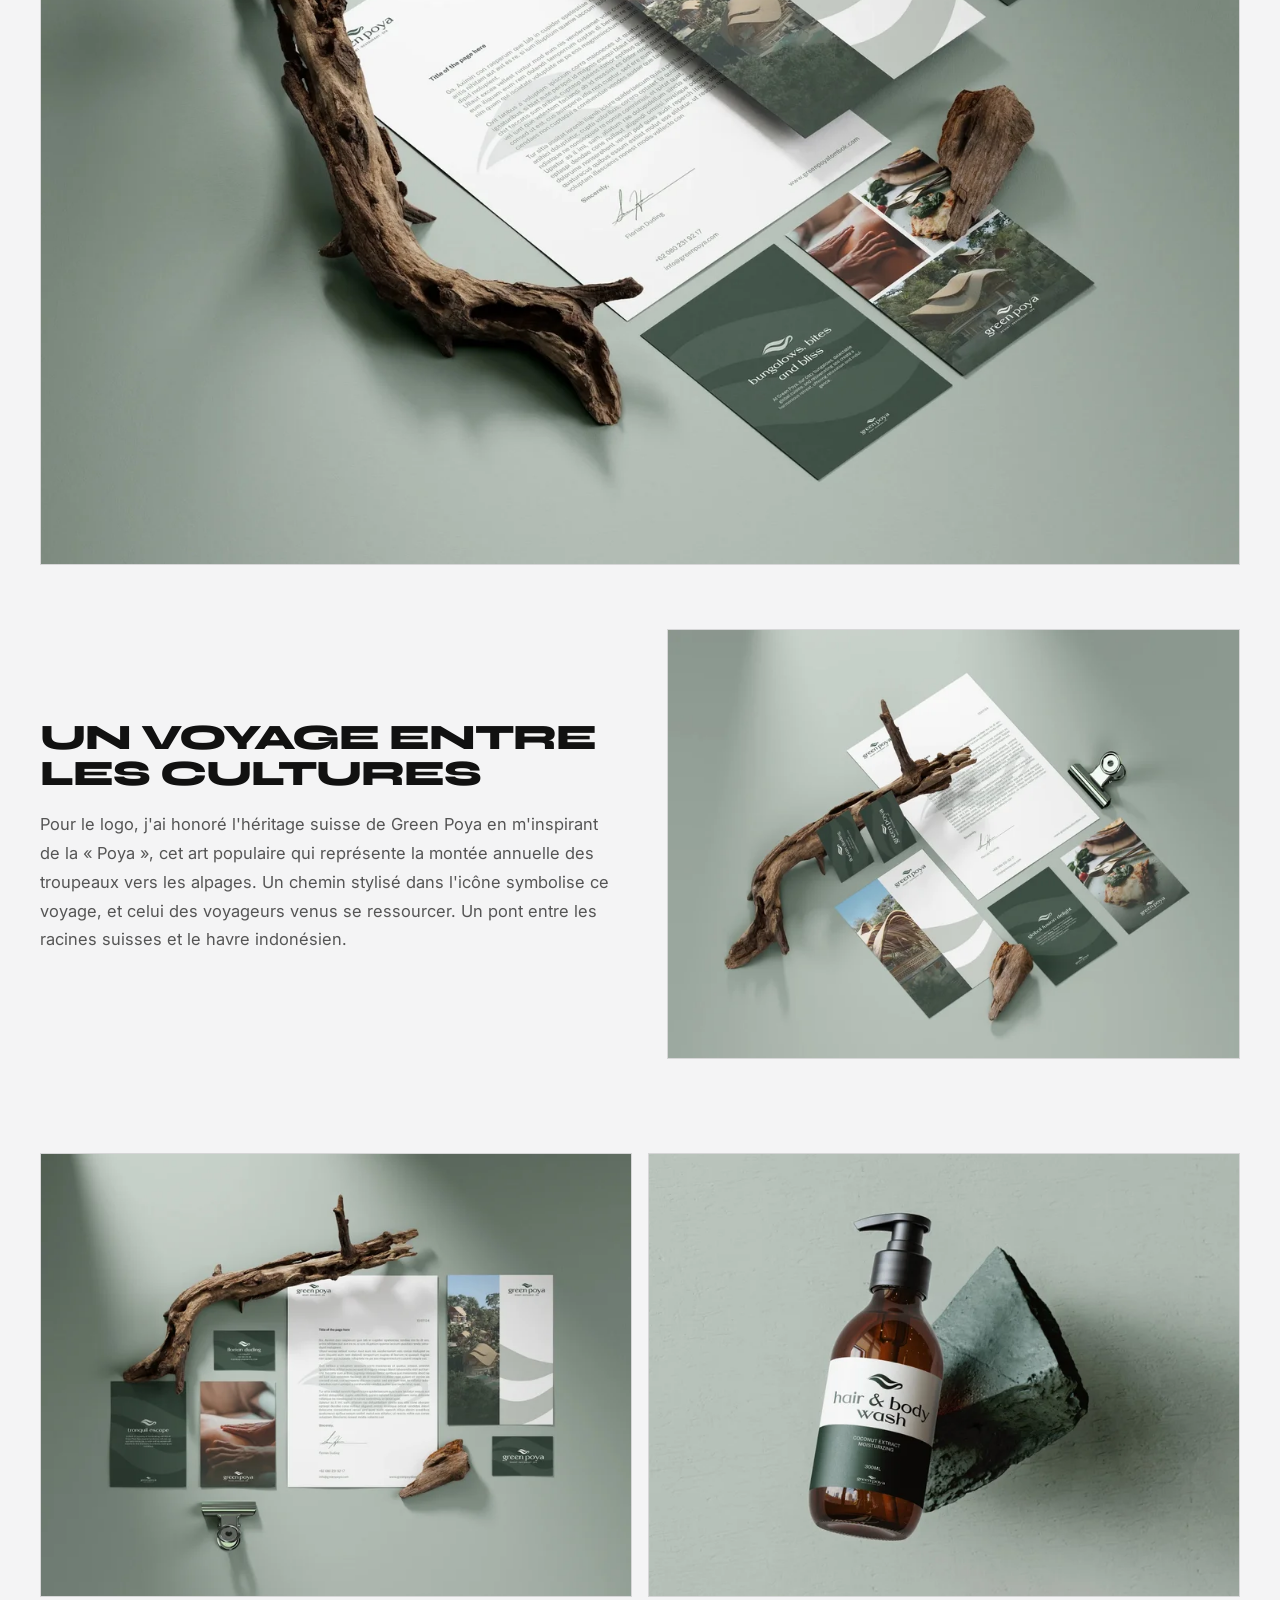
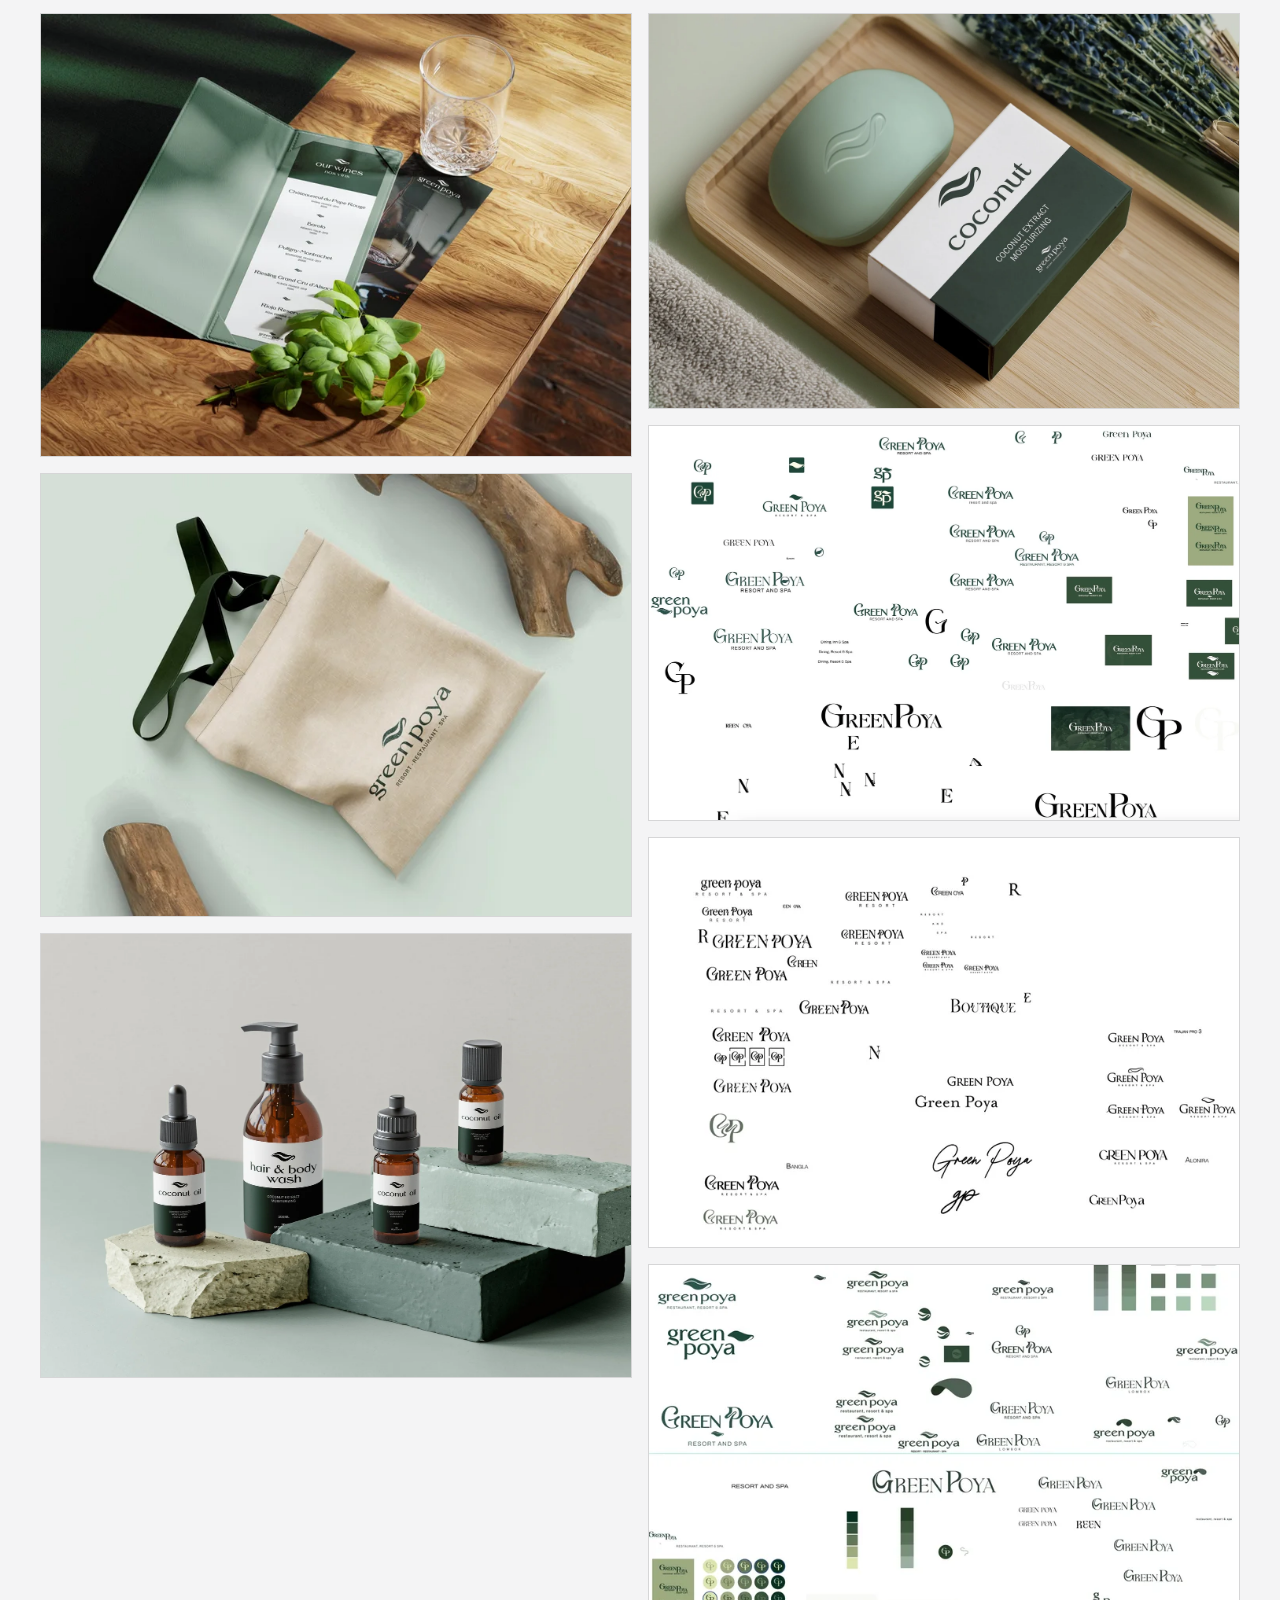
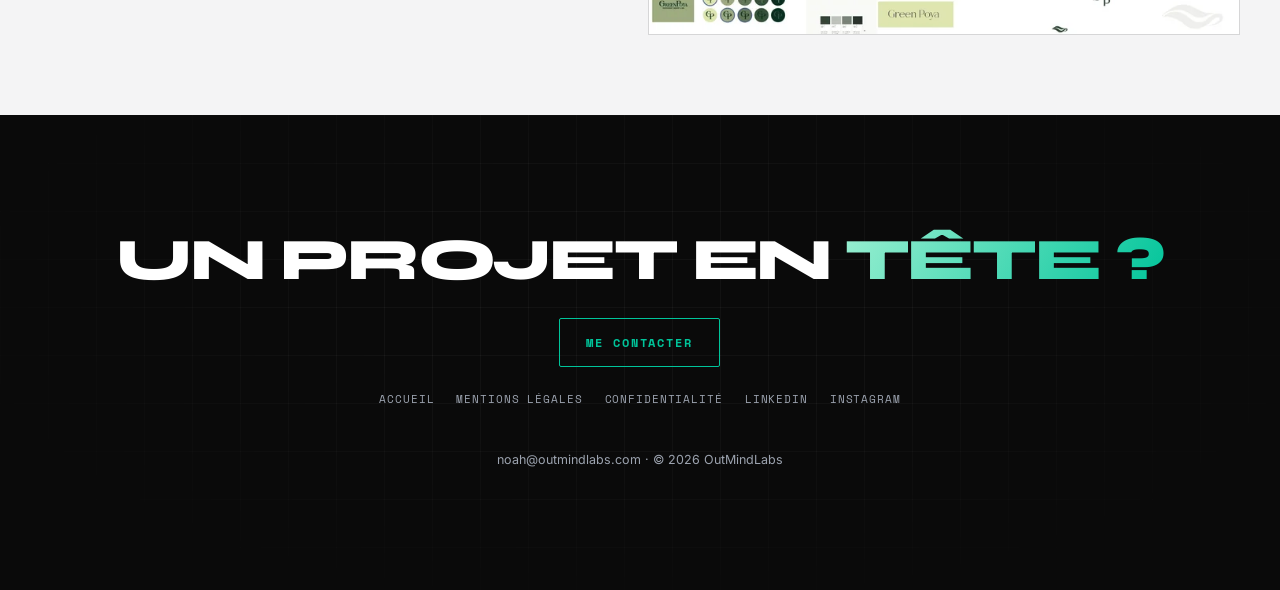
<file: projet/green-poya.html>
<!DOCTYPE html>
<html lang="fr">
<head>
<meta charset="UTF-8">
<meta name="viewport" content="width=device-width, initial-scale=1.0">
<title>Green Poya &middot; OutMindLabs</title>
<link rel="icon" type="image/png" href="../img/favicon.png">
<link rel="stylesheet" href="../css/style.css">
</head>
<body class="subpage">
<div id="cur-dot"></div><div id="cur-ring"></div>
<nav class="sub-nav">
  <a href="../index.html" class="nav-brand"><span>OUTMIND</span><b>LABS</b></a>
  <div class="sub-nav-right"><button class="lang-toggle" id="langToggle">EN</button><a href="../index.html#collection" class="back" data-en="&larr; All projects">&larr; Tous les projets</a></div>
</nav>
<a href="../index.html#demande" class="cta-float" id="ctaFloat" data-en="Let's talk">Parlons-en</a>
<header class="proj-hero">
  <span class="proj-tag" data-en="Brand identity">Identit&eacute; de marque</span>
  <h1 class="proj-title">Green <span class="tg">Poya.</span></h1>
  <p class="proj-intro" data-en="Nestled in the lush landscapes of Lombok, Indonesia, Green Poya reinvents luxury and relaxation. I shaped the identity of this singular resort, restaurant and spa, pairing the serenity of the place with an elegant, functional experience.">Nich&eacute; dans les paysages luxuriants de Lombok, en Indon&eacute;sie, Green Poya r&eacute;invente le luxe et la d&eacute;tente. J'ai fa&ccedil;onn&eacute; l'identit&eacute; de ce resort, restaurant et spa unique, en mariant la s&eacute;r&eacute;nit&eacute; du lieu &agrave; une exp&eacute;rience &eacute;l&eacute;gante et fonctionnelle.</p>
  <div class="proj-meta" data-en="<div><span>Discipline</span><b>Brand identity</b></div><div><span>Deliverables</span><b>Logo &middot; Stationery &middot; Packaging</b></div><div><span>Location</span><b>Lombok, Indonesia</b></div>">
    <div><span>Discipline</span><b>Image de marque</b></div>
    <div><span>Livrables</span><b>Logo &middot; Papeterie &middot; Packaging</b></div>
    <div><span>Lieu</span><b>Lombok, Indon&eacute;sie</b></div>
  </div>
</header>
<div class="proj-cover"><img loading="lazy" src="../img/projects/green-poya/1.webp" alt="Green Poya"></div>
<div class="proj-flow">
  <div class="proj-split reveal"><div class="proj-txt" data-en="<h2>Harmonizing nature and luxury</h2><p>The stationery blends rustic elements with modern luxury, echoing the serene setting of Lombok. Dominated by shades of green, it reflects the surroundings and the resort's eco-minded vision. A minimalist approach, with clean lines and contemporary type, contrasts with the natural texture of the paper for an experience that feels both unique and luxurious.</p>"><h2>Harmoniser nature et luxe</h2><p>La papeterie marie &eacute;l&eacute;ments rustiques et luxe moderne, refl&eacute;tant le cadre serein de Lombok. Domin&eacute;e par des nuances de vert, elle fait &eacute;cho &agrave; l'environnement et &agrave; la vision &eacute;co-responsable du resort. Une approche minimaliste, faite de lignes nettes et d'une typographie contemporaine, contraste avec la texture naturelle du papier, pour une exp&eacute;rience &agrave; la fois unique et luxueuse.</p></div><figure class="proj-fig"><img loading="lazy" decoding="async" src="../img/projects/green-poya/2.webp" alt="Green Poya"></figure></div>
  <figure class="proj-full reveal"><img loading="lazy" decoding="async" src="../img/projects/green-poya/3.webp" alt="Green Poya"></figure>
  <div class="proj-split reverse reveal"><div class="proj-txt" data-en="<h2>The essence of elegance</h2><p>The identity extends to beauty products, soaps and oils. The packaging keeps the signature green and the clean style, favoring sustainable materials. The brand gains recognition, and everyday gestures become genuine moments of luxury.</p>"><h2>L'essence de l'&eacute;l&eacute;gance</h2><p>L'identit&eacute; s'&eacute;tend aux produits de beaut&eacute;, savons et huiles. Le packaging conserve le vert signature et le style &eacute;pur&eacute;, en misant sur des mat&eacute;riaux durables. La marque gagne en reconnaissance, et les gestes du quotidien deviennent de vrais moments de luxe.</p></div><figure class="proj-fig"><img loading="lazy" decoding="async" src="../img/projects/green-poya/4.webp" alt="Green Poya"></figure></div>
  <figure class="proj-full reveal"><img loading="lazy" decoding="async" src="../img/projects/green-poya/5.webp" alt="Green Poya"></figure>
  <div class="proj-split reveal"><div class="proj-txt" data-en="<h2>A journey between cultures</h2><p>For the logo, I honored Green Poya's Swiss heritage by drawing on the &laquo;&nbsp;Poya&nbsp;&raquo;, the folk art depicting the yearly climb of herds to the alpine pastures. A stylized path in the icon symbolizes that journey, and the one made by travelers coming to recharge. A bridge between Swiss roots and the Indonesian haven.</p>"><h2>Un voyage entre les cultures</h2><p>Pour le logo, j'ai honor&eacute; l'h&eacute;ritage suisse de Green Poya en m'inspirant de la &laquo;&nbsp;Poya&nbsp;&raquo;, cet art populaire qui repr&eacute;sente la mont&eacute;e annuelle des troupeaux vers les alpages. Un chemin stylis&eacute; dans l'ic&ocirc;ne symbolise ce voyage, et celui des voyageurs venus se ressourcer. Un pont entre les racines suisses et le havre indon&eacute;sien.</p></div><figure class="proj-fig"><img loading="lazy" decoding="async" src="../img/projects/green-poya/6.webp" alt="Green Poya"></figure></div>
</div>
<div class="proj-gallery">
    <img loading="lazy" decoding="async" src="../img/projects/green-poya/7.webp" alt="Green Poya">
    <img loading="lazy" decoding="async" src="../img/projects/green-poya/8.webp" alt="Green Poya">
    <img loading="lazy" decoding="async" src="../img/projects/green-poya/9.webp" alt="Green Poya">
    <img loading="lazy" decoding="async" src="../img/projects/green-poya/10.webp" alt="Green Poya">
    <img loading="lazy" decoding="async" src="../img/projects/green-poya/11.webp" alt="Green Poya">
    <img loading="lazy" decoding="async" src="../img/projects/green-poya/12.webp" alt="Green Poya">
    <img loading="lazy" decoding="async" src="../img/projects/green-poya/13.webp" alt="Green Poya">
    <img loading="lazy" decoding="async" src="../img/projects/green-poya/14.webp" alt="Green Poya">
    <img loading="lazy" decoding="async" src="../img/projects/green-poya/15.webp" alt="Green Poya">
</div>
<footer class="section section--dark sub-foot">
  <div class="wrap">
    <h2 class="h-lg" data-en="Got a project in <span class='tg'>mind?</span>">Un projet en <span class="tg">t&ecirc;te ?</span></h2>
    <a class="btn btn-outline" href="../index.html#demande" data-en="Contact me">Me contacter</a>
    <nav class="foot-nav">
      <a href="../index.html" data-en="Home">Accueil</a>
      <a href="../legal/mentions-legales.html" data-en="Legal notice">Mentions l&eacute;gales</a>
      <a href="../legal/confidentialite.html" data-en="Privacy">Confidentialit&eacute;</a>
      <a href="https://www.linkedin.com/in/noahthevoz" target="_blank" rel="noopener">LinkedIn</a>
      <a href="https://www.instagram.com/outmindlabs" target="_blank" rel="noopener">Instagram</a>
    </nav>
    <p class="colophon">noah@outmindlabs.com &middot; &copy; 2026 OutMindLabs</p>
  </div>
</footer>
<script src="../js/main.js"></script>
</body>
</html>
</file>
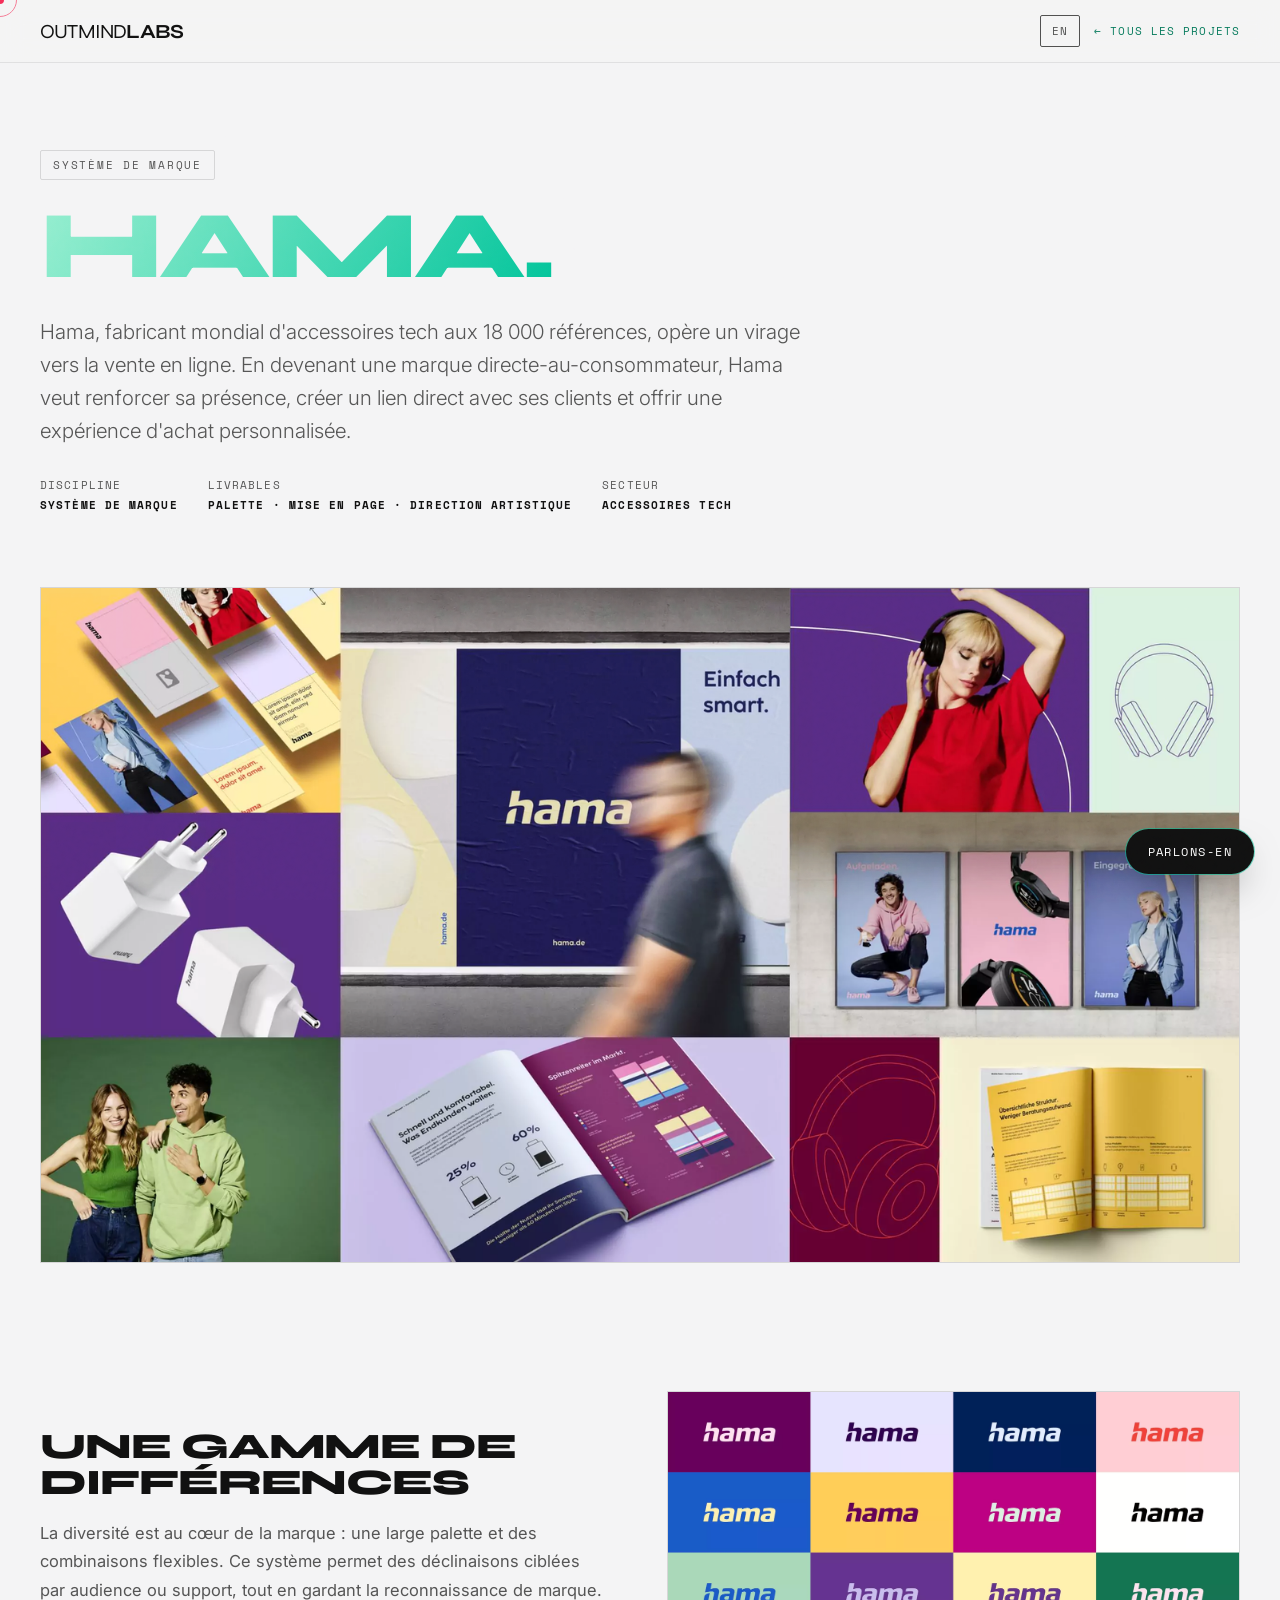
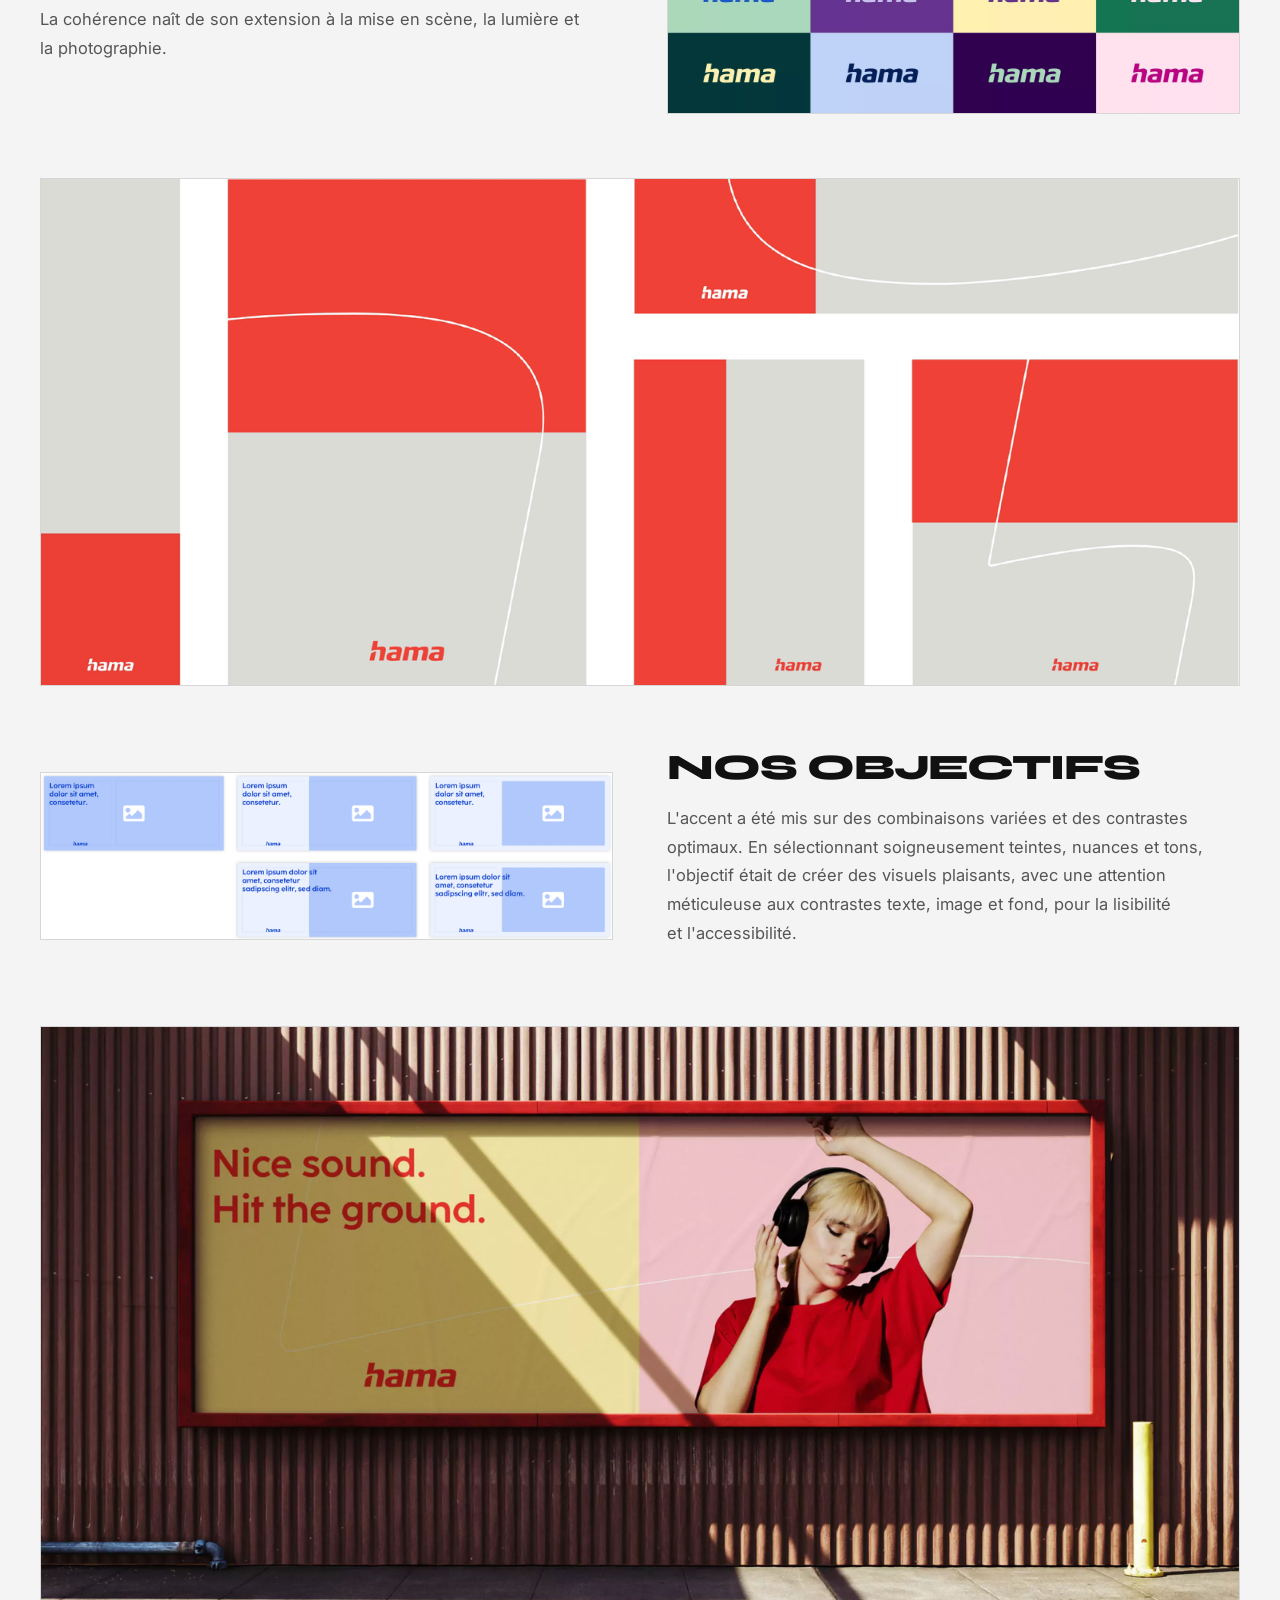
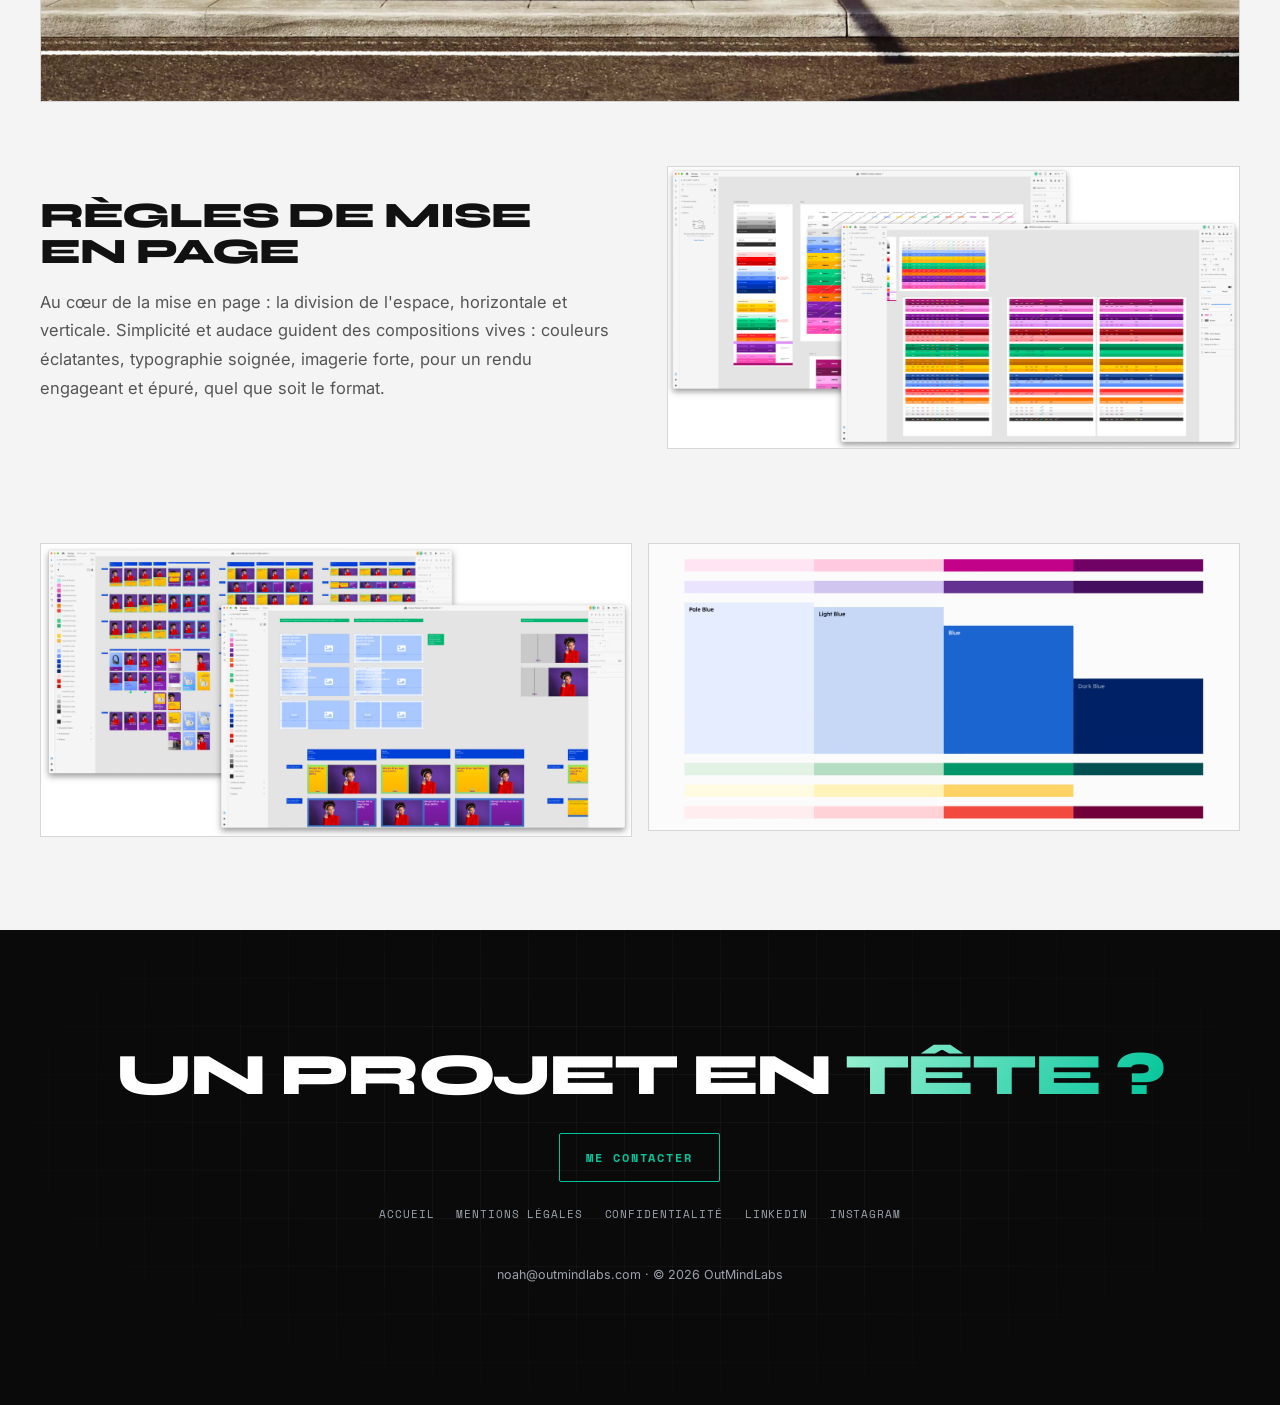
<file: projet/hama.html>
<!DOCTYPE html>
<html lang="fr">
<head>
<meta charset="UTF-8">
<meta name="viewport" content="width=device-width, initial-scale=1.0">
<title>Hama &middot; OutMindLabs</title>
<link rel="icon" type="image/png" href="../img/favicon.png">
<link rel="stylesheet" href="../css/style.css">
</head>
<body class="subpage">
<div id="cur-dot"></div><div id="cur-ring"></div>
<nav class="sub-nav">
  <a href="../index.html" class="nav-brand"><span>OUTMIND</span><b>LABS</b></a>
  <div class="sub-nav-right"><button class="lang-toggle" id="langToggle">EN</button><a href="../index.html#collection" class="back" data-en="&larr; All projects">&larr; Tous les projets</a></div>
</nav>
<a href="../index.html#demande" class="cta-float" id="ctaFloat" data-en="Let's talk">Parlons-en</a>
<header class="proj-hero">
  <span class="proj-tag" data-en="Brand system">Syst&egrave;me de marque</span>
  <h1 class="proj-title"><span class="tg">Hama.</span></h1>
  <p class="proj-intro" data-en="Hama, a global maker of tech accessories with 18,000 products, is pivoting toward online sales. By becoming a direct-to-consumer brand, Hama wants to strengthen its presence, build a direct link with customers and offer a personalized shopping experience.">Hama, fabricant mondial d'accessoires tech aux 18&nbsp;000 r&eacute;f&eacute;rences, op&egrave;re un virage vers la vente en ligne. En devenant une marque directe-au-consommateur, Hama veut renforcer sa pr&eacute;sence, cr&eacute;er un lien direct avec ses clients et offrir une exp&eacute;rience d'achat personnalis&eacute;e.</p>
  <div class="proj-meta" data-en="<div><span>Discipline</span><b>Brand system</b></div><div><span>Deliverables</span><b>Palette &middot; Layout &middot; Art direction</b></div><div><span>Sector</span><b>Tech accessories</b></div>">
    <div><span>Discipline</span><b>Syst&egrave;me de marque</b></div>
    <div><span>Livrables</span><b>Palette &middot; Mise en page &middot; Direction artistique</b></div>
    <div><span>Secteur</span><b>Accessoires tech</b></div>
  </div>
</header>
<div class="proj-cover"><img loading="lazy" src="../img/projects/hama/1.webp" alt="Hama"></div>
<div class="proj-flow">
  <div class="proj-split reveal"><div class="proj-txt" data-en="<h2>A range of differences</h2><p>Diversity sits at the heart of the brand: a broad palette and flexible combinations. This system allows targeted variations by audience or medium while keeping brand recognition. Consistency comes from extending it to staging, light and photography.</p>"><h2>Une gamme de diff&eacute;rences</h2><p>La diversit&eacute; est au c&oelig;ur de la marque&nbsp;: une large palette et des combinaisons flexibles. Ce syst&egrave;me permet des d&eacute;clinaisons cibl&eacute;es par audience ou support, tout en gardant la reconnaissance de marque. La coh&eacute;rence na&icirc;t de son extension &agrave; la mise en sc&egrave;ne, la lumi&egrave;re et la photographie.</p></div><figure class="proj-fig"><img loading="lazy" decoding="async" src="../img/projects/hama/2.webp" alt="Hama"></figure></div>
  <figure class="proj-full reveal"><img loading="lazy" decoding="async" src="../img/projects/hama/3.webp" alt="Hama"></figure>
  <div class="proj-split reverse reveal"><div class="proj-txt" data-en="<h2>Our goals</h2><p>The focus was on varied combinations and optimal contrast. By carefully selecting hues, shades and tones, the aim was to create pleasing visuals, with meticulous attention to text, image and background contrast for readability and accessibility.</p>"><h2>Nos objectifs</h2><p>L'accent a &eacute;t&eacute; mis sur des combinaisons vari&eacute;es et des contrastes optimaux. En s&eacute;lectionnant soigneusement teintes, nuances et tons, l'objectif &eacute;tait de cr&eacute;er des visuels plaisants, avec une attention m&eacute;ticuleuse aux contrastes texte, image et fond, pour la lisibilit&eacute; et l'accessibilit&eacute;.</p></div><figure class="proj-fig"><img loading="lazy" decoding="async" src="../img/projects/hama/4.webp" alt="Hama"></figure></div>
  <figure class="proj-full reveal"><img loading="lazy" decoding="async" src="../img/projects/hama/5.webp" alt="Hama"></figure>
  <div class="proj-split reveal"><div class="proj-txt" data-en="<h2>Layout rules</h2><p>At the core of the layout: dividing space, horizontally and vertically. Simplicity and boldness drive lively compositions: vivid colors, careful typography, strong imagery, for an engaging yet clean result in any format.</p>"><h2>R&egrave;gles de mise en page</h2><p>Au c&oelig;ur de la mise en page&nbsp;: la division de l'espace, horizontale et verticale. Simplicit&eacute; et audace guident des compositions vives&nbsp;: couleurs &eacute;clatantes, typographie soign&eacute;e, imagerie forte, pour un rendu engageant et &eacute;pur&eacute;, quel que soit le format.</p></div><figure class="proj-fig"><img loading="lazy" decoding="async" src="../img/projects/hama/6.webp" alt="Hama"></figure></div>
</div>
<div class="proj-gallery">
    <img loading="lazy" decoding="async" src="../img/projects/hama/7.webp" alt="Hama">
    <img loading="lazy" decoding="async" src="../img/projects/hama/8.webp" alt="Hama">
</div>
<footer class="section section--dark sub-foot">
  <div class="wrap">
    <h2 class="h-lg" data-en="Got a project in <span class='tg'>mind?</span>">Un projet en <span class="tg">t&ecirc;te ?</span></h2>
    <a class="btn btn-outline" href="../index.html#demande" data-en="Contact me">Me contacter</a>
    <nav class="foot-nav">
      <a href="../index.html" data-en="Home">Accueil</a>
      <a href="../legal/mentions-legales.html" data-en="Legal notice">Mentions l&eacute;gales</a>
      <a href="../legal/confidentialite.html" data-en="Privacy">Confidentialit&eacute;</a>
      <a href="https://www.linkedin.com/in/noahthevoz" target="_blank" rel="noopener">LinkedIn</a>
      <a href="https://www.instagram.com/outmindlabs" target="_blank" rel="noopener">Instagram</a>
    </nav>
    <p class="colophon">noah@outmindlabs.com &middot; &copy; 2026 OutMindLabs</p>
  </div>
</footer>
<script src="../js/main.js"></script>
</body>
</html>
</file>
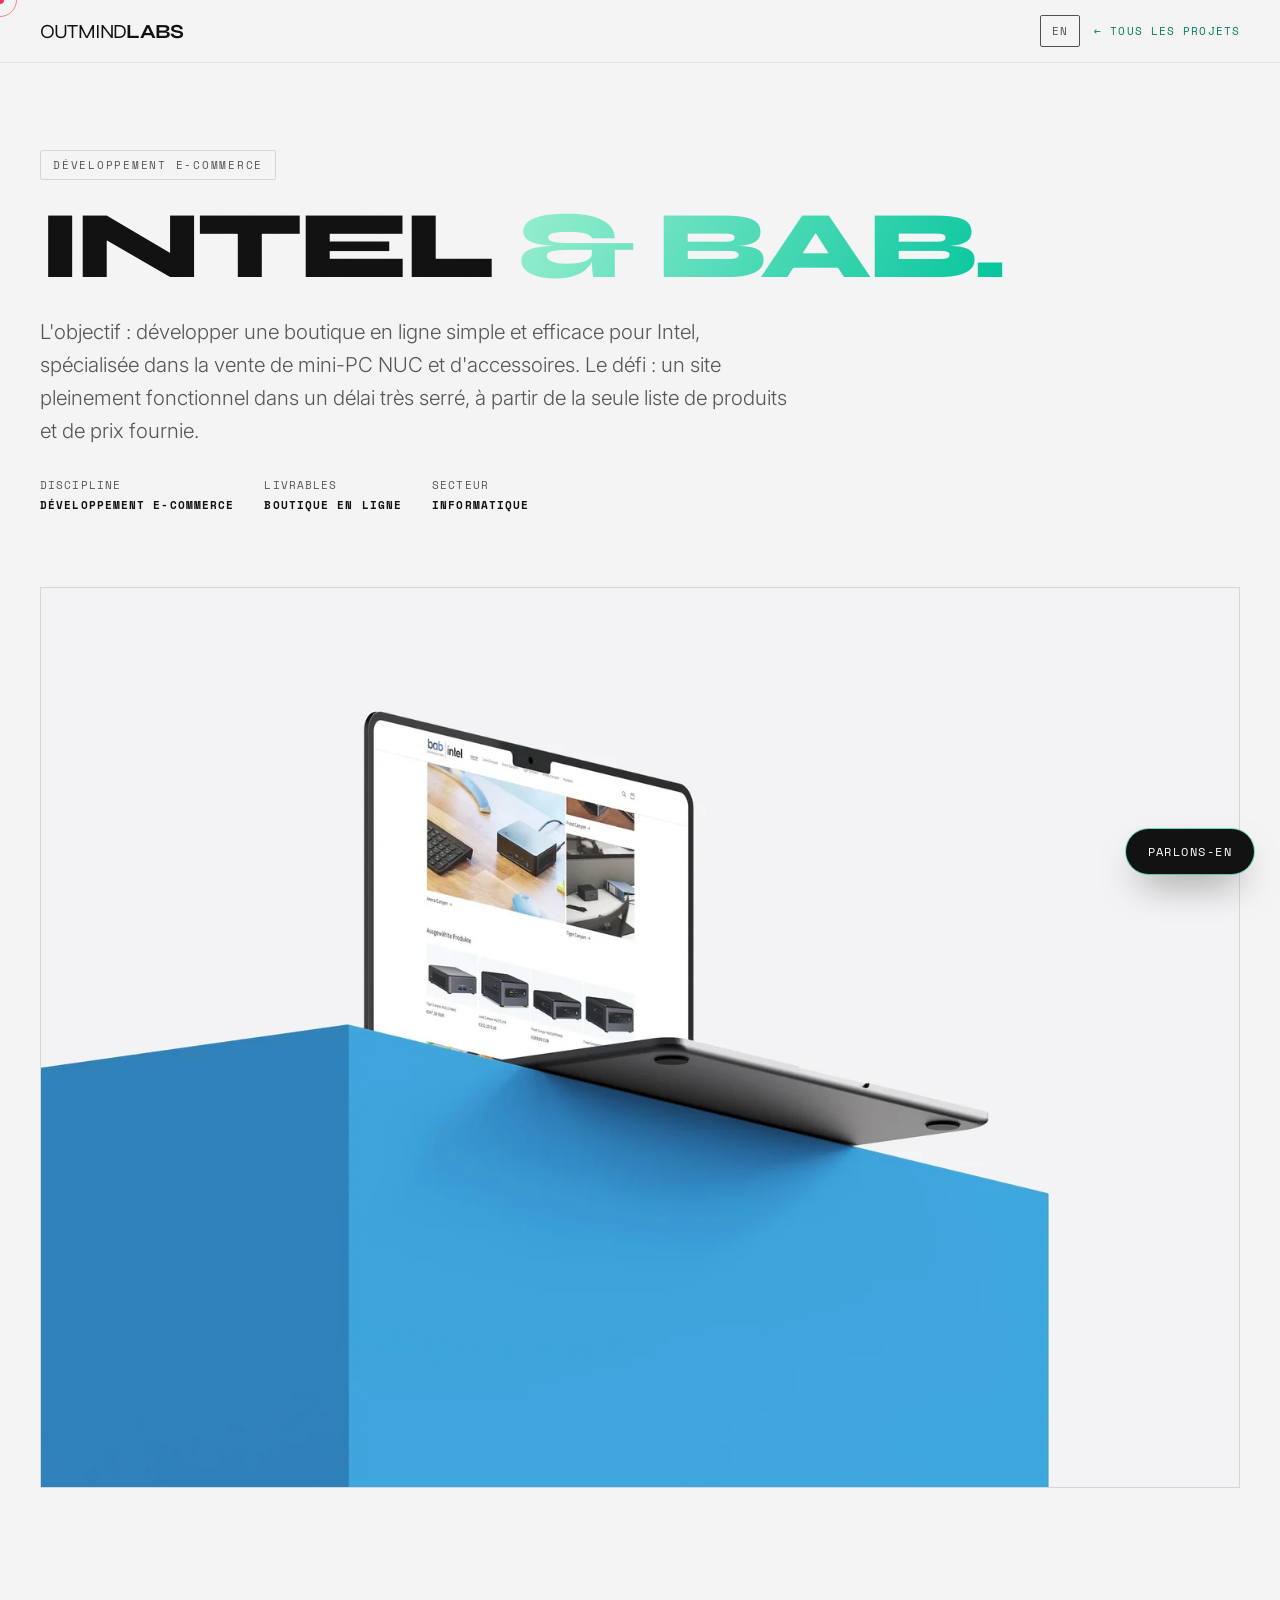
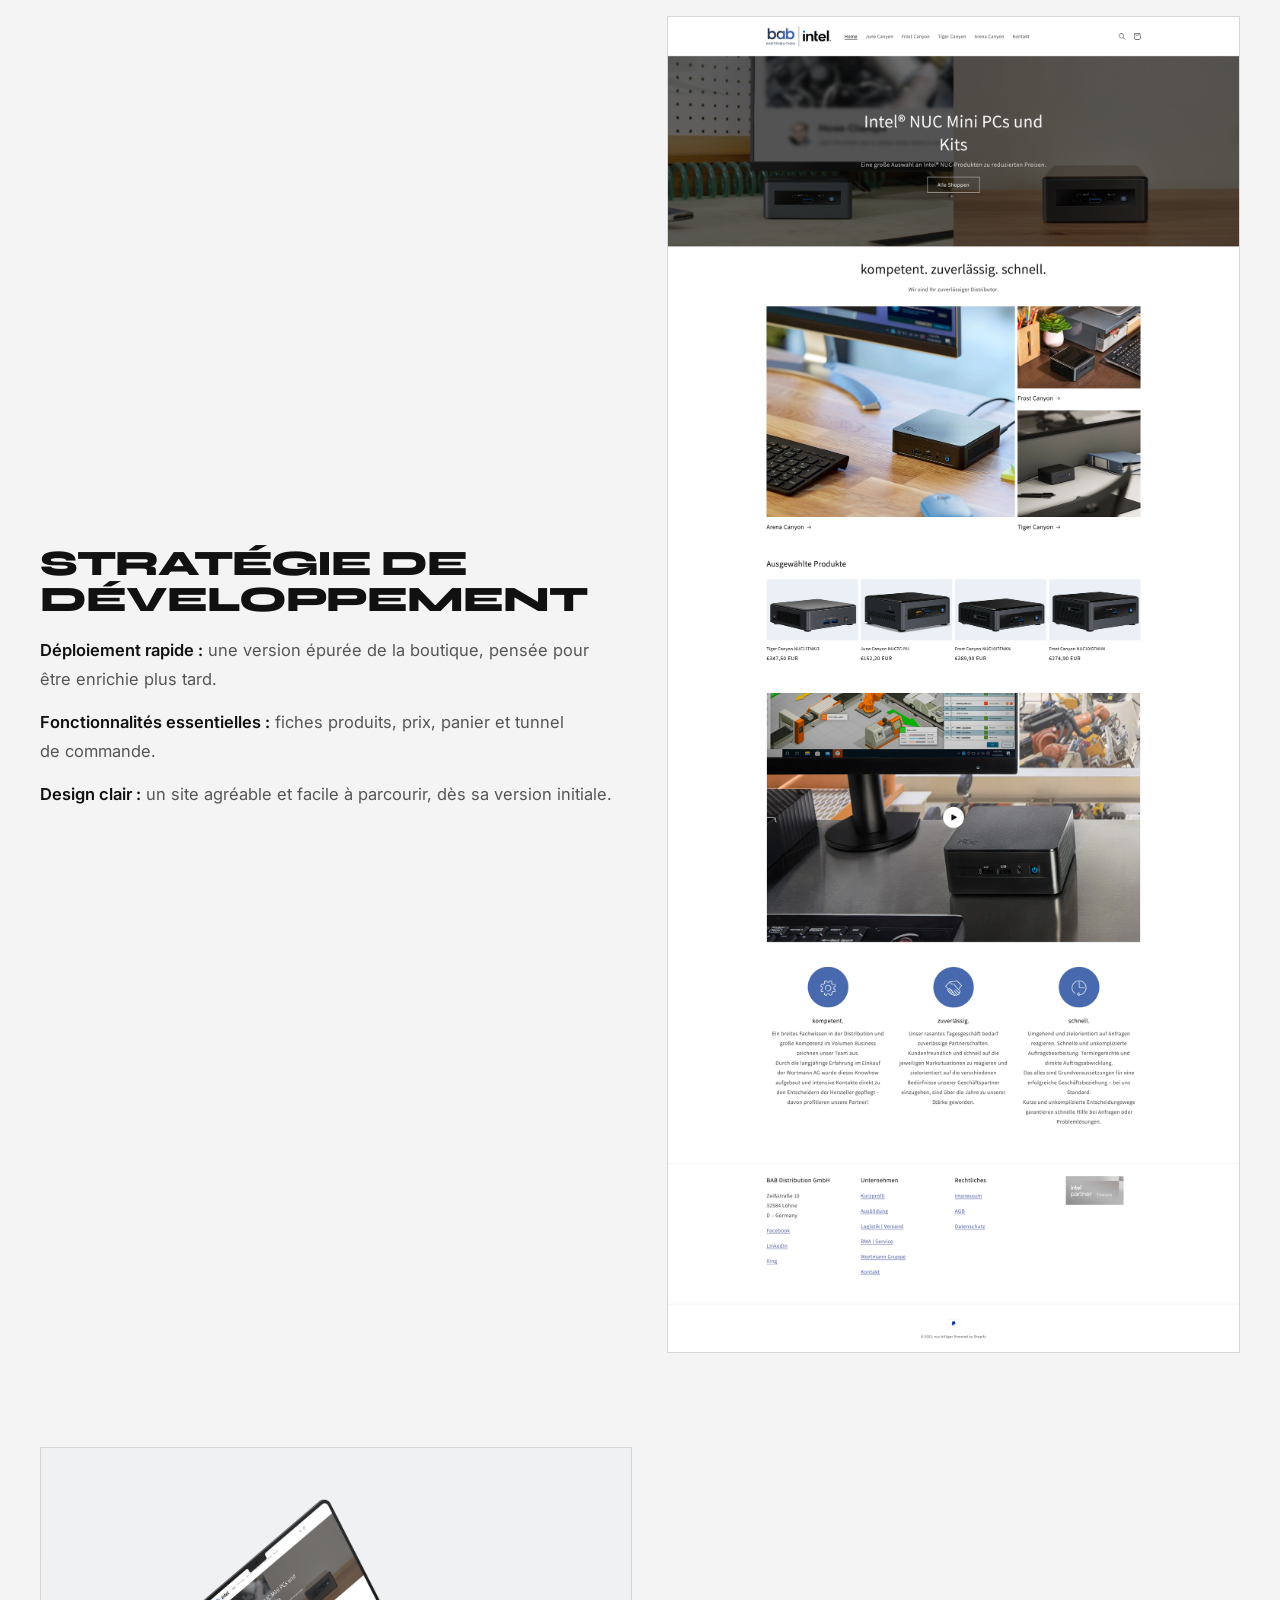
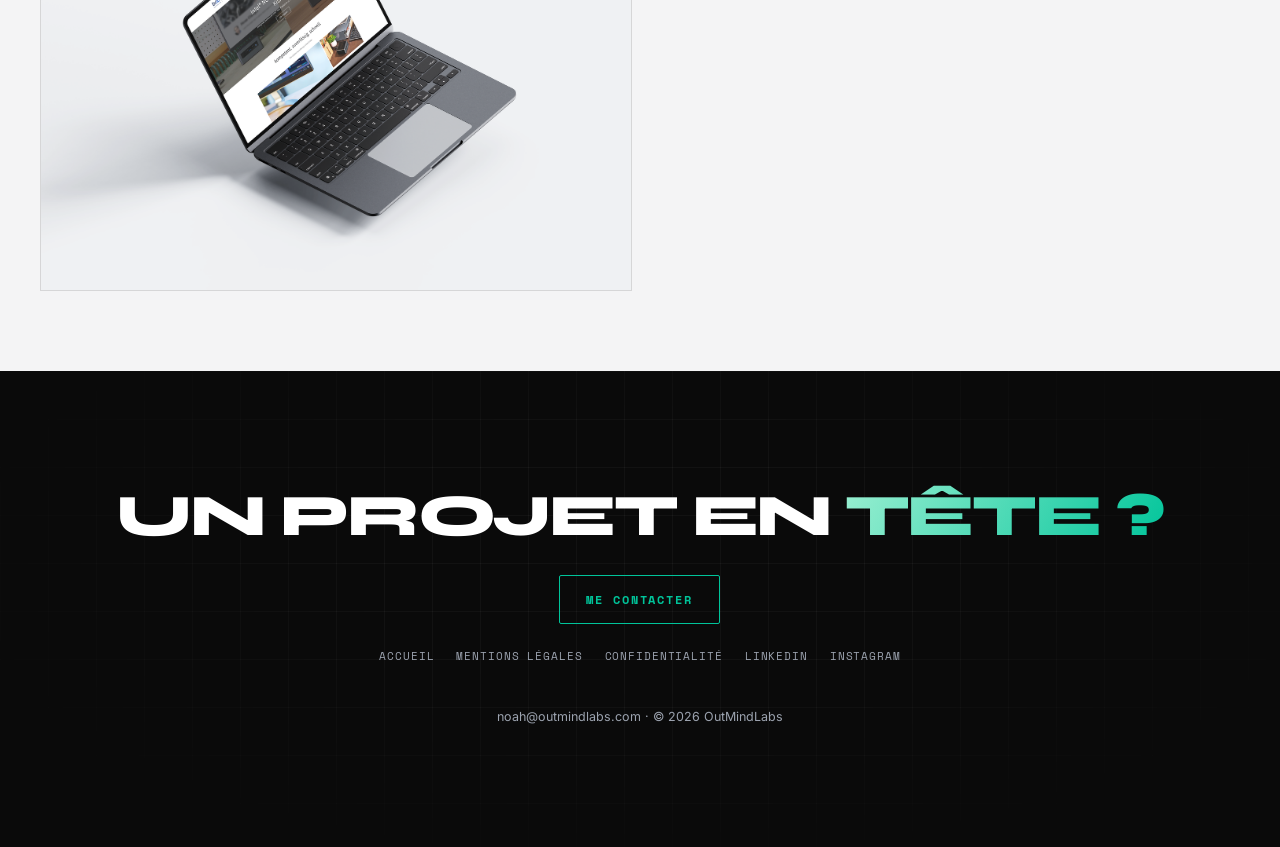
<file: projet/intel.html>
<!DOCTYPE html>
<html lang="fr">
<head>
<meta charset="UTF-8">
<meta name="viewport" content="width=device-width, initial-scale=1.0">
<title>Intel &amp; BAB &middot; OutMindLabs</title>
<link rel="icon" type="image/png" href="../img/favicon.png">
<link rel="stylesheet" href="../css/style.css">
</head>
<body class="subpage">
<div id="cur-dot"></div><div id="cur-ring"></div>
<nav class="sub-nav">
  <a href="../index.html" class="nav-brand"><span>OUTMIND</span><b>LABS</b></a>
  <div class="sub-nav-right"><button class="lang-toggle" id="langToggle">EN</button><a href="../index.html#collection" class="back" data-en="&larr; All projects">&larr; Tous les projets</a></div>
</nav>
<a href="../index.html#demande" class="cta-float" id="ctaFloat" data-en="Let's talk">Parlons-en</a>
<header class="proj-hero">
  <span class="proj-tag" data-en="E-commerce development">D&eacute;veloppement e-commerce</span>
  <h1 class="proj-title">Intel <span class="tg">&amp; BAB.</span></h1>
  <p class="proj-intro" data-en="The goal: build a simple, effective online store for Intel, specialized in NUC mini-PCs and accessories. The challenge: a fully functional site on a very tight deadline, starting from nothing but the supplied product and price list.">L'objectif&nbsp;: d&eacute;velopper une boutique en ligne simple et efficace pour Intel, sp&eacute;cialis&eacute;e dans la vente de mini-PC NUC et d'accessoires. Le d&eacute;fi&nbsp;: un site pleinement fonctionnel dans un d&eacute;lai tr&egrave;s serr&eacute;, &agrave; partir de la seule liste de produits et de prix fournie.</p>
  <div class="proj-meta" data-en="<div><span>Discipline</span><b>E-commerce development</b></div><div><span>Deliverables</span><b>Online store</b></div><div><span>Sector</span><b>IT</b></div>">
    <div><span>Discipline</span><b>D&eacute;veloppement e-commerce</b></div>
    <div><span>Livrables</span><b>Boutique en ligne</b></div>
    <div><span>Secteur</span><b>Informatique</b></div>
  </div>
</header>
<div class="proj-cover"><img loading="lazy" src="../img/projects/intel/1.webp" alt="Intel &amp; BAB"></div>
<div class="proj-flow">
  <div class="proj-split reveal"><div class="proj-txt" data-en="<h2>Development strategy</h2><p><strong>Fast deployment:</strong> a lean version of the store, designed to be expanded later.</p><p><strong>Core features:</strong> product pages, prices, cart and checkout flow.</p><p><strong>Clean design:</strong> a pleasant, easy-to-browse site from the very first version.</p>"><h2>Strat&eacute;gie de d&eacute;veloppement</h2><p><strong>D&eacute;ploiement rapide&nbsp;:</strong> une version &eacute;pur&eacute;e de la boutique, pens&eacute;e pour &ecirc;tre enrichie plus tard.</p><p><strong>Fonctionnalit&eacute;s essentielles&nbsp;:</strong> fiches produits, prix, panier et tunnel de commande.</p><p><strong>Design clair&nbsp;:</strong> un site agr&eacute;able et facile &agrave; parcourir, d&egrave;s sa version initiale.</p></div><figure class="proj-fig"><img loading="lazy" decoding="async" src="../img/projects/intel/2.webp" alt="Intel &amp; BAB"></figure></div>
</div>
<div class="proj-gallery">
    <img loading="lazy" decoding="async" src="../img/projects/intel/3.webp" alt="Intel &amp; BAB">
</div>
<footer class="section section--dark sub-foot">
  <div class="wrap">
    <h2 class="h-lg" data-en="Got a project in <span class='tg'>mind?</span>">Un projet en <span class="tg">t&ecirc;te ?</span></h2>
    <a class="btn btn-outline" href="../index.html#demande" data-en="Contact me">Me contacter</a>
    <nav class="foot-nav">
      <a href="../index.html" data-en="Home">Accueil</a>
      <a href="../legal/mentions-legales.html" data-en="Legal notice">Mentions l&eacute;gales</a>
      <a href="../legal/confidentialite.html" data-en="Privacy">Confidentialit&eacute;</a>
      <a href="https://www.linkedin.com/in/noahthevoz" target="_blank" rel="noopener">LinkedIn</a>
      <a href="https://www.instagram.com/outmindlabs" target="_blank" rel="noopener">Instagram</a>
    </nav>
    <p class="colophon">noah@outmindlabs.com &middot; &copy; 2026 OutMindLabs</p>
  </div>
</footer>
<script src="../js/main.js"></script>
</body>
</html>
</file>
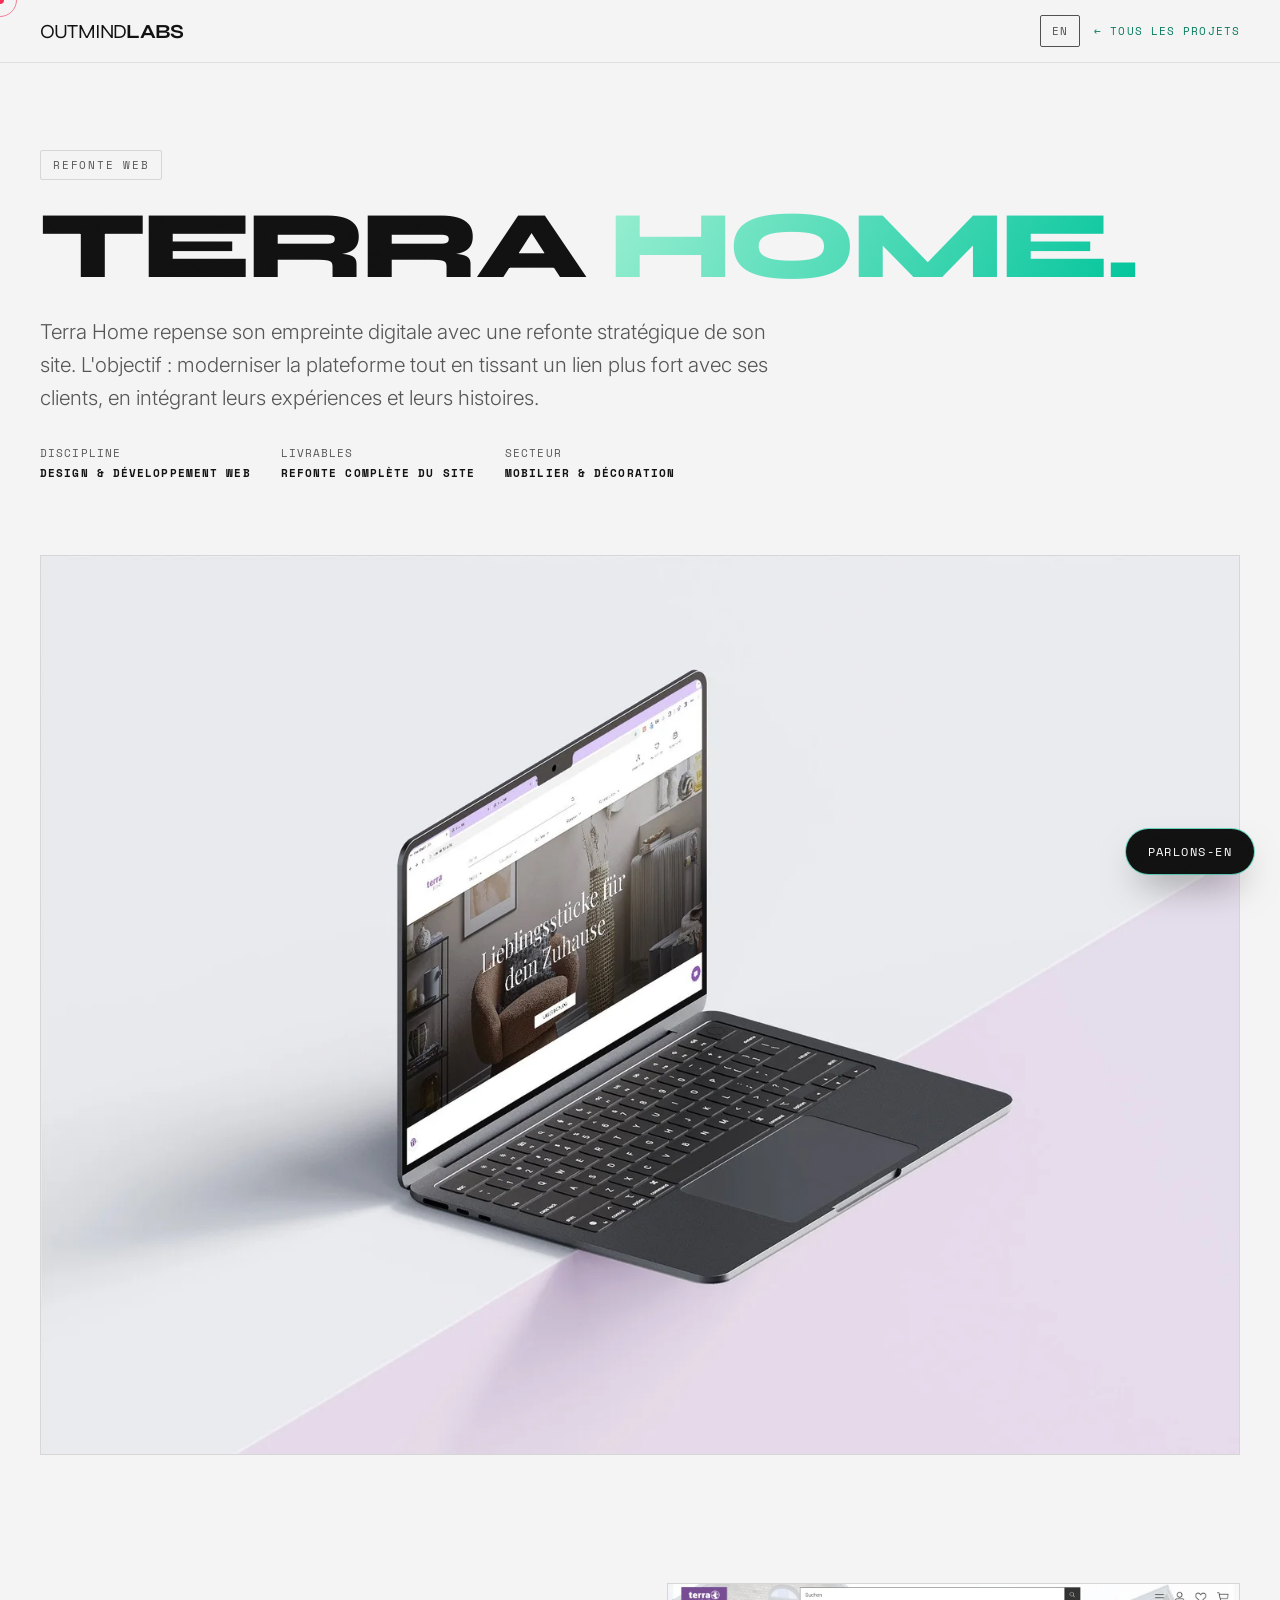
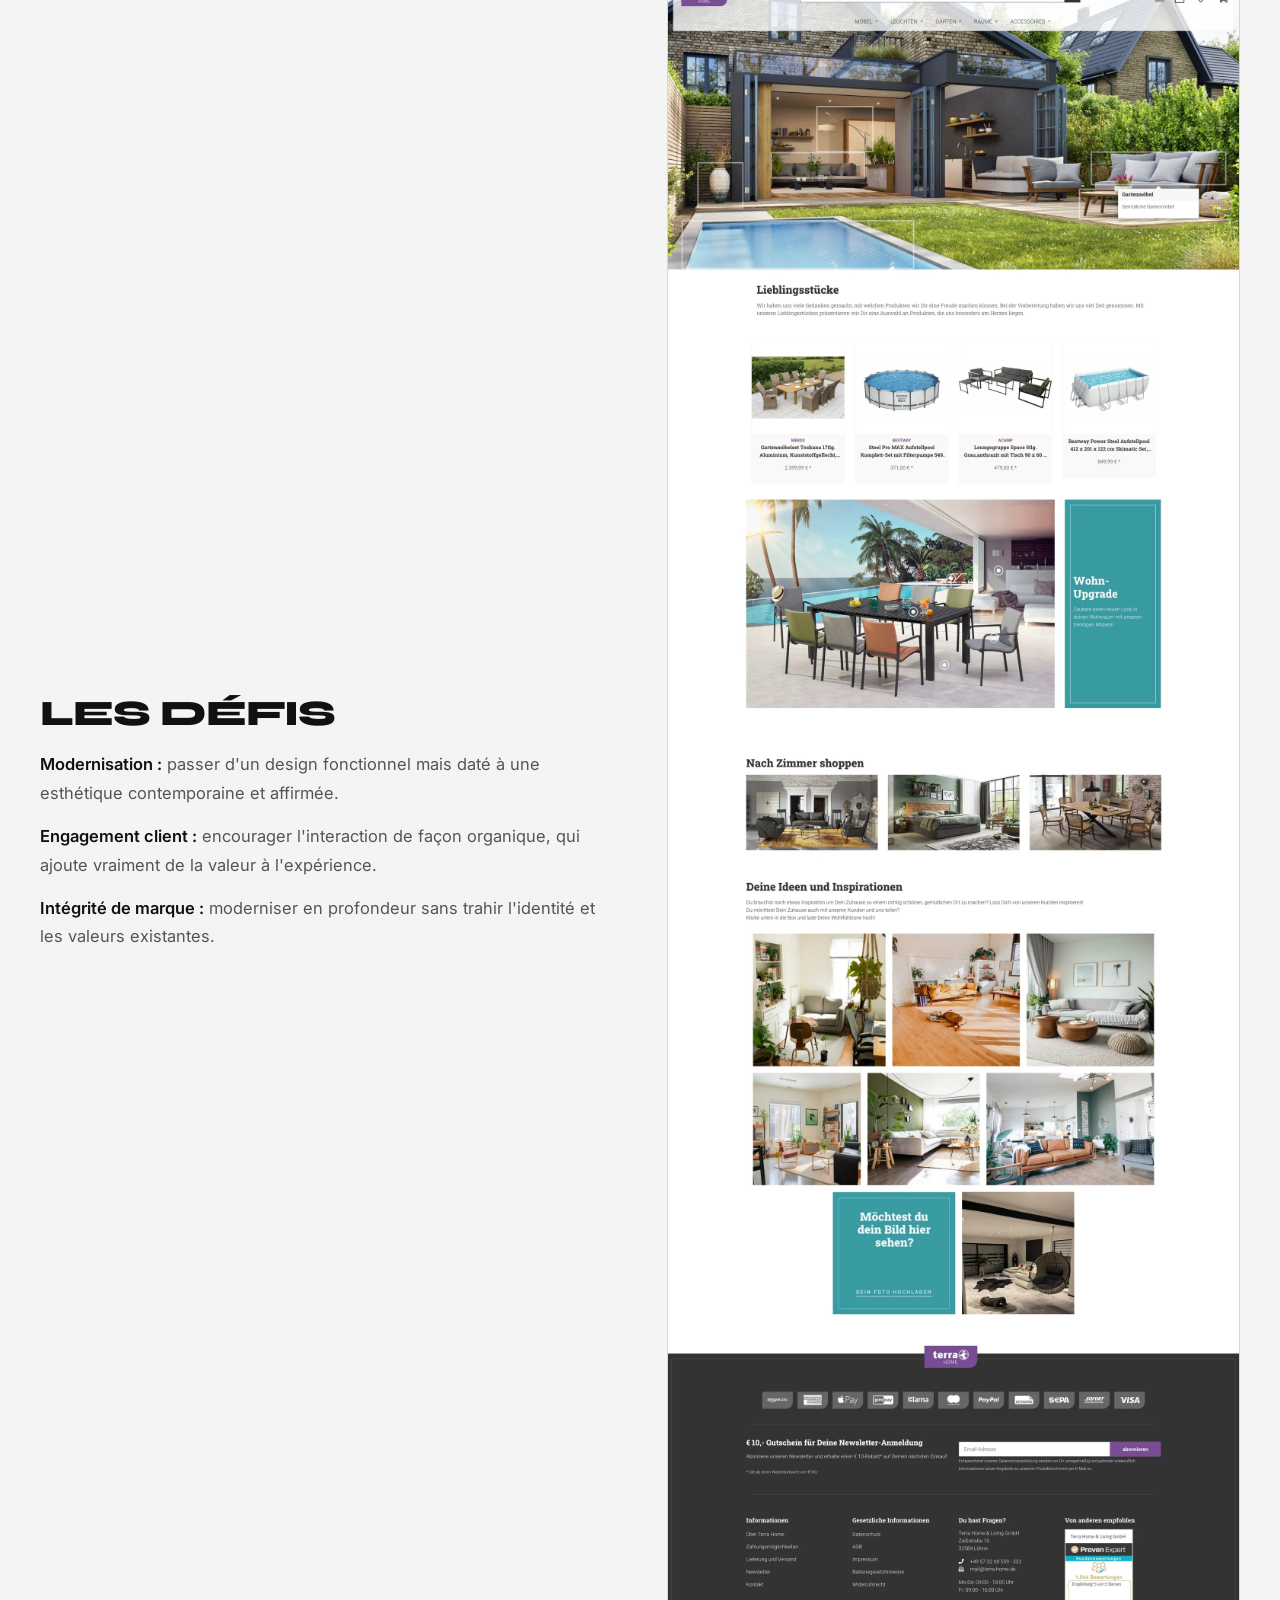
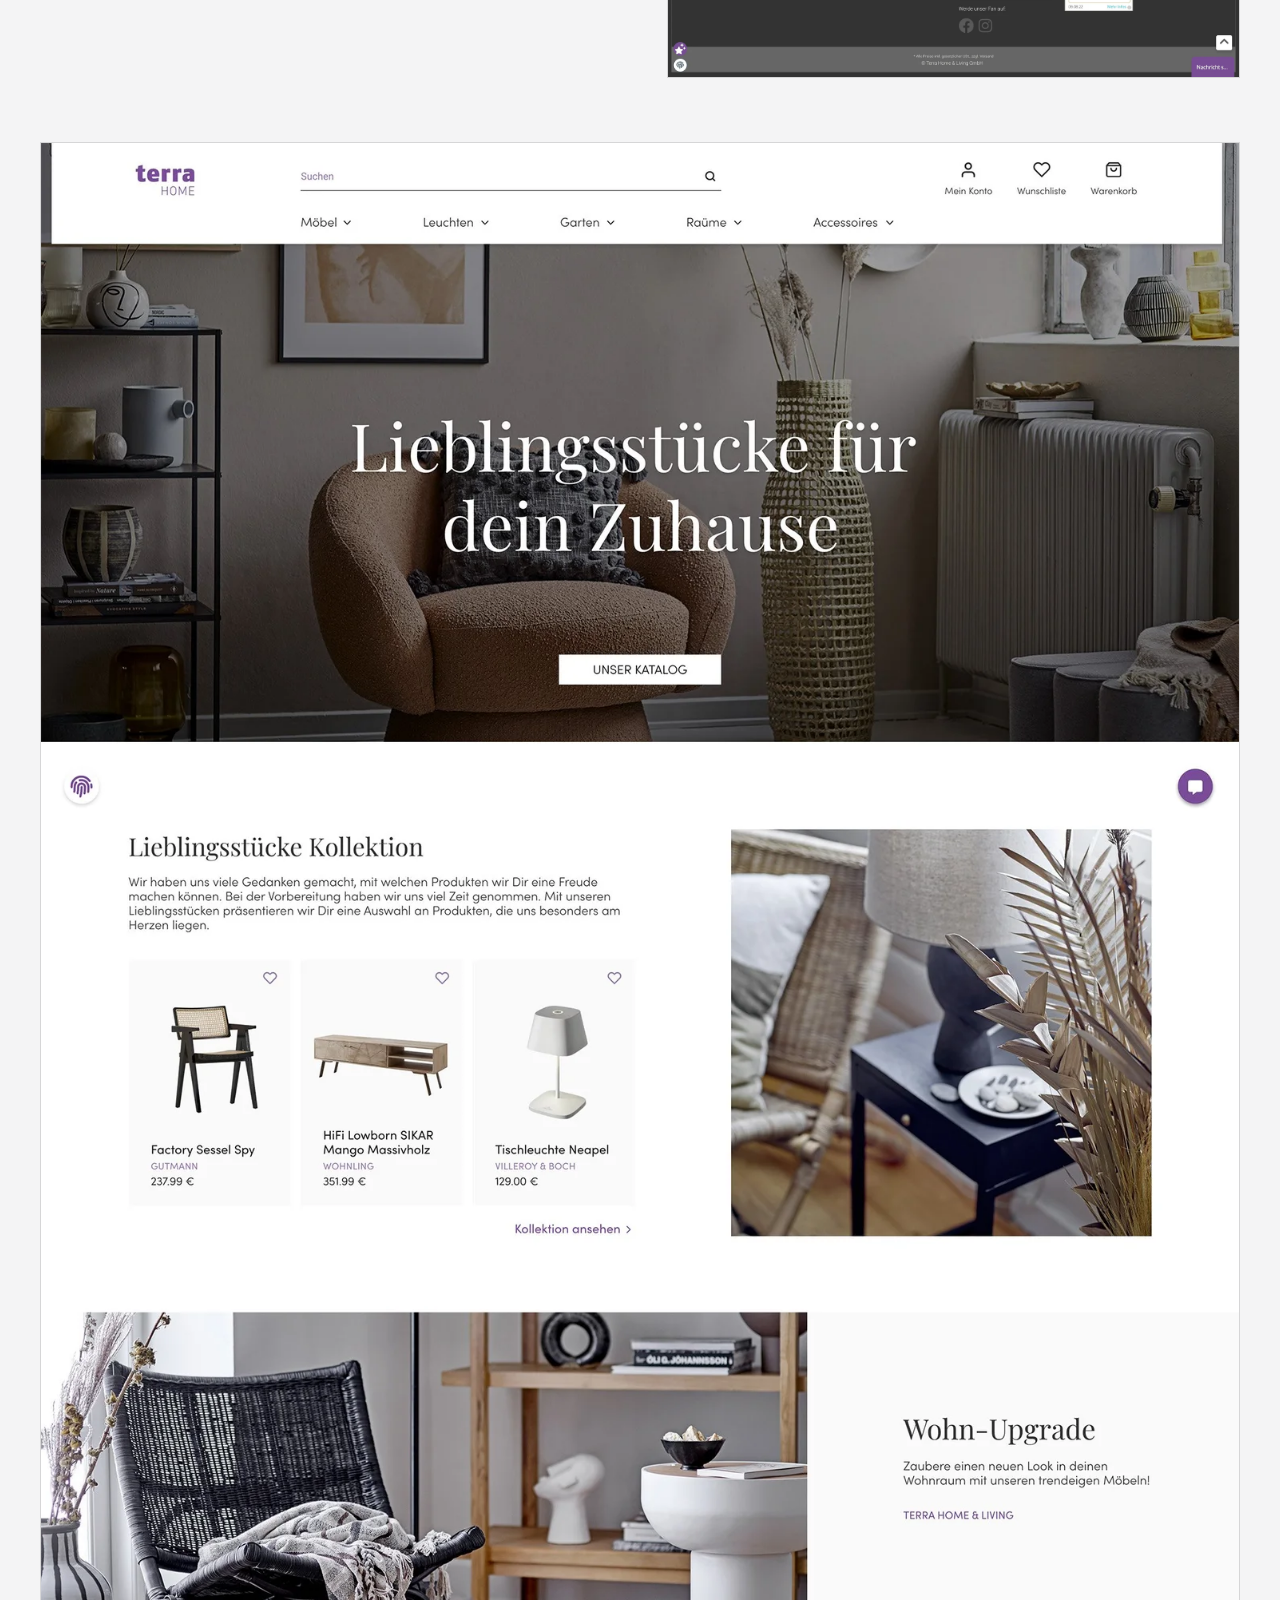
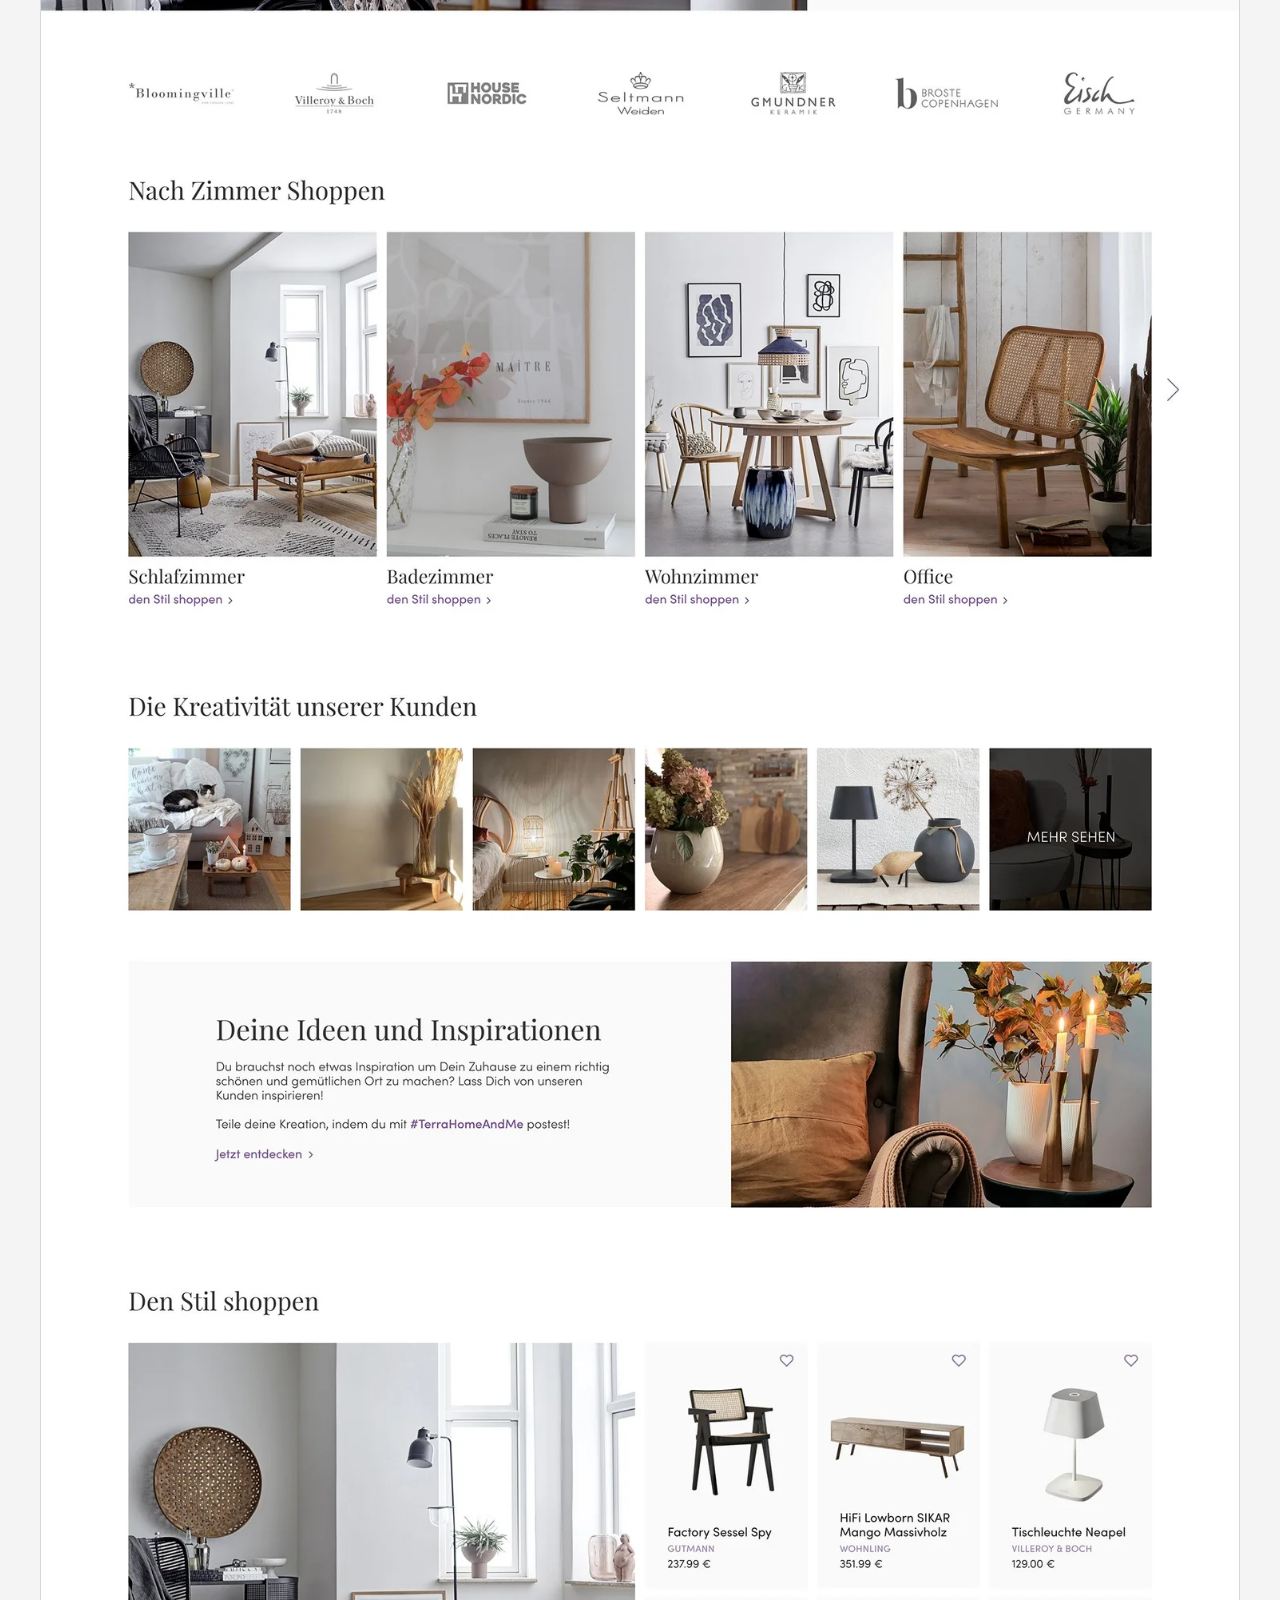
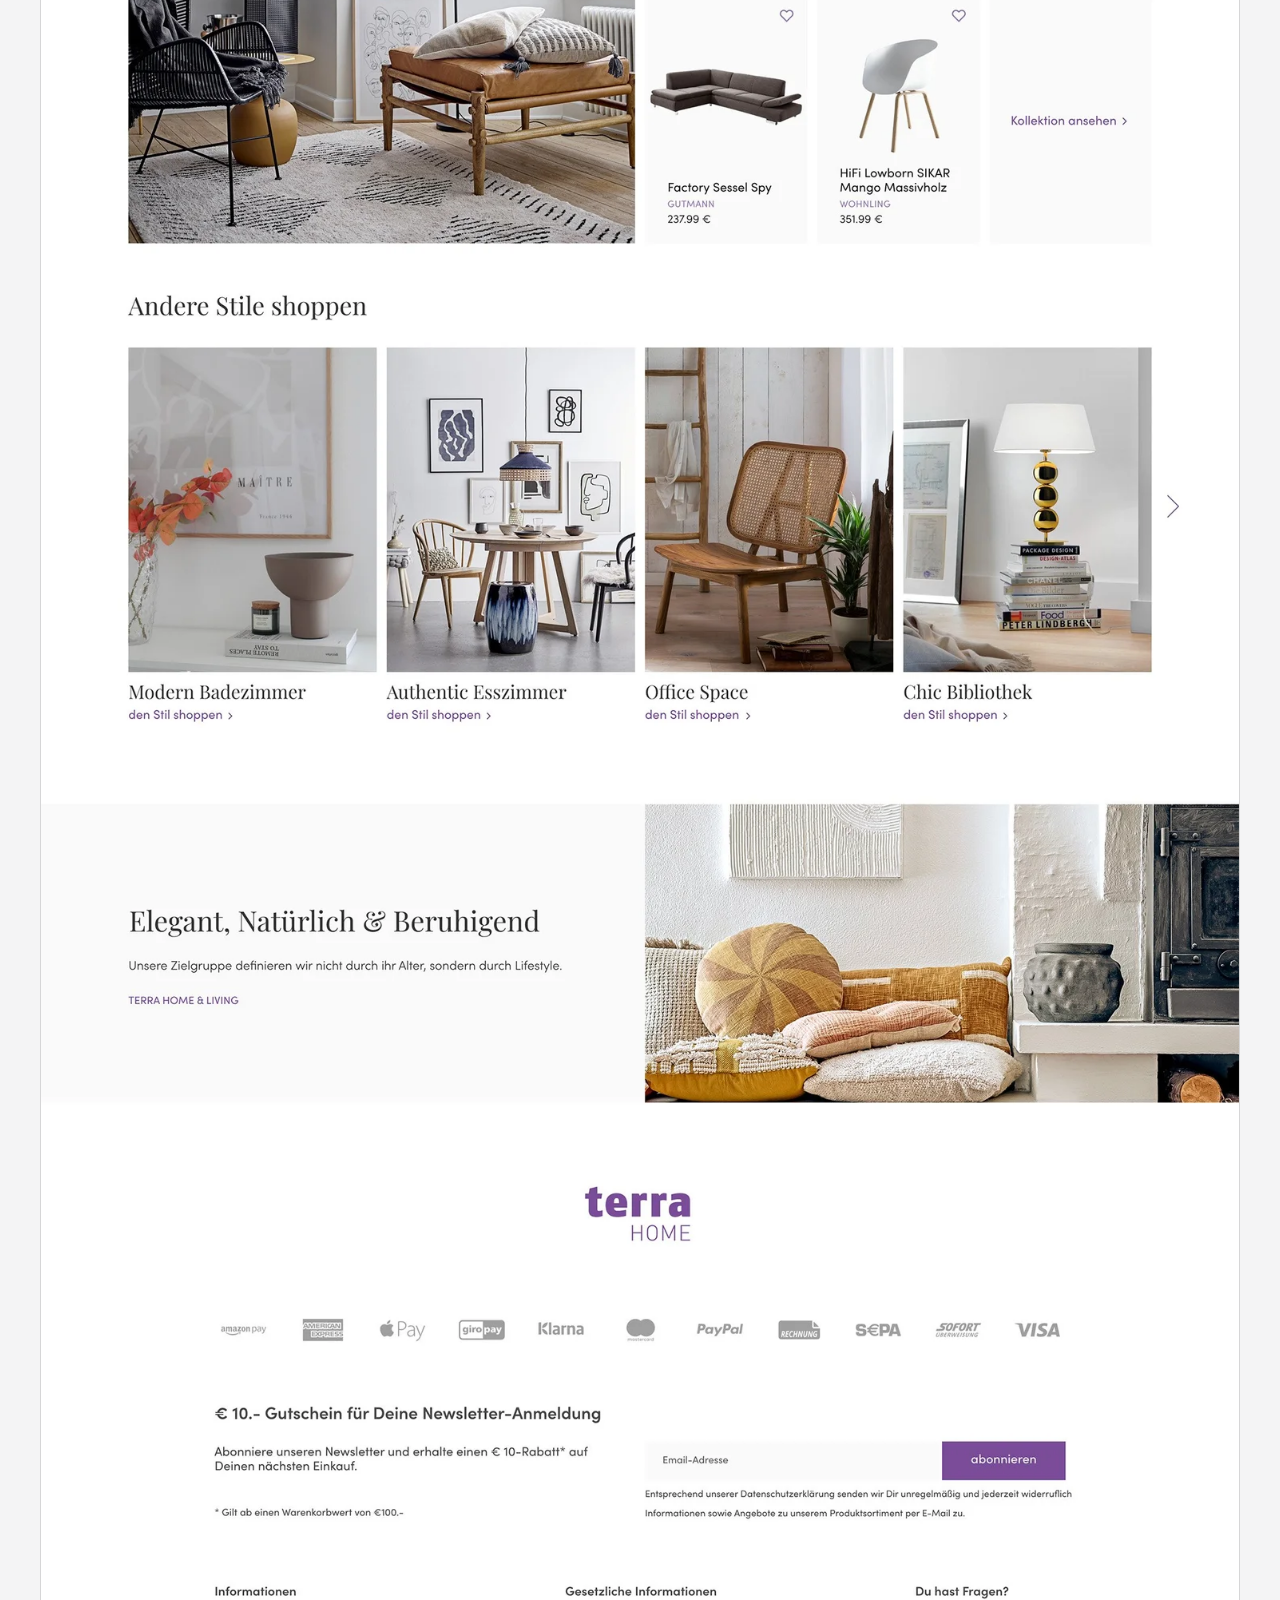
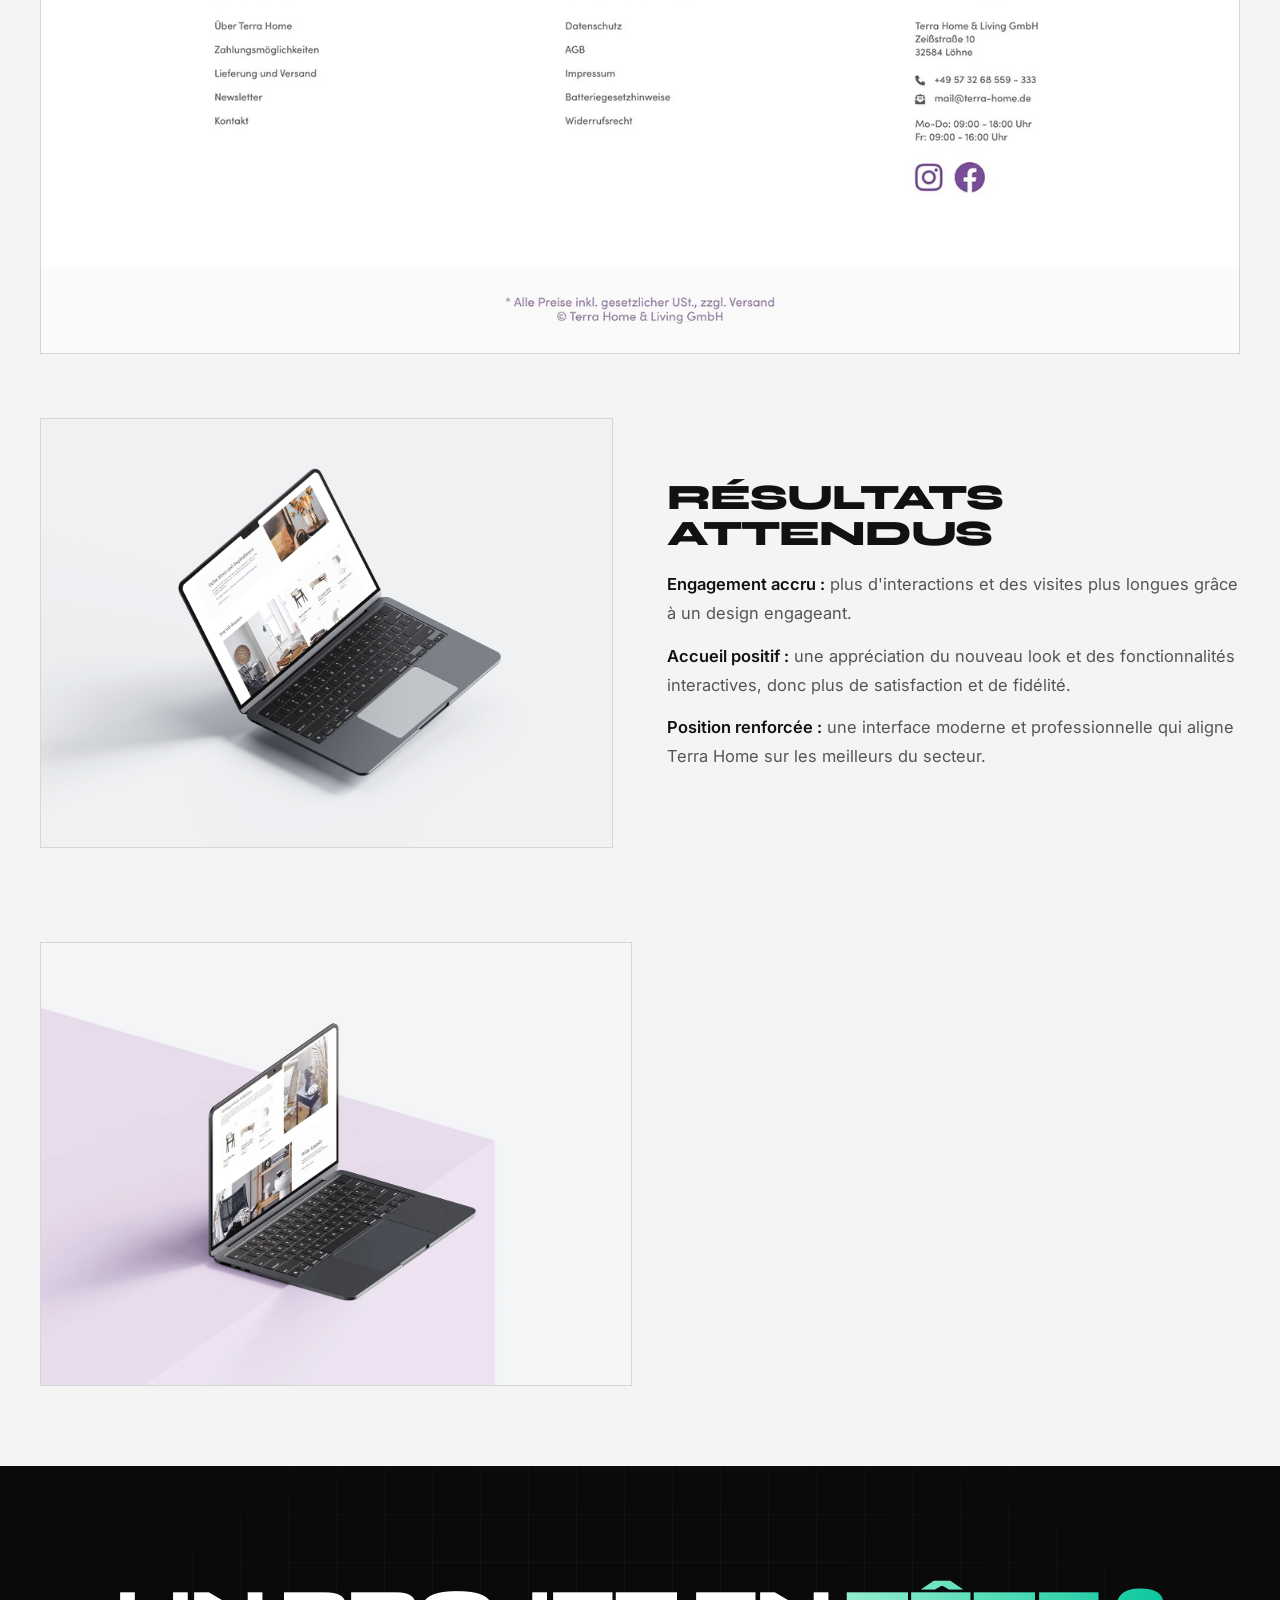
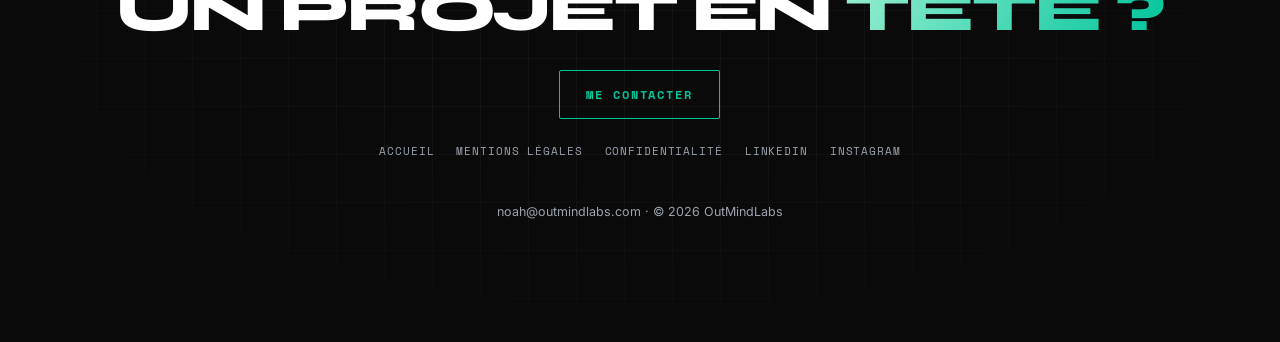
<file: projet/terra-home.html>
<!DOCTYPE html>
<html lang="fr">
<head>
<meta charset="UTF-8">
<meta name="viewport" content="width=device-width, initial-scale=1.0">
<title>Terra Home &middot; OutMindLabs</title>
<link rel="icon" type="image/png" href="../img/favicon.png">
<link rel="stylesheet" href="../css/style.css">
</head>
<body class="subpage">
<div id="cur-dot"></div><div id="cur-ring"></div>
<nav class="sub-nav">
  <a href="../index.html" class="nav-brand"><span>OUTMIND</span><b>LABS</b></a>
  <div class="sub-nav-right"><button class="lang-toggle" id="langToggle">EN</button><a href="../index.html#collection" class="back" data-en="&larr; All projects">&larr; Tous les projets</a></div>
</nav>
<a href="../index.html#demande" class="cta-float" id="ctaFloat" data-en="Let's talk">Parlons-en</a>
<header class="proj-hero">
  <span class="proj-tag" data-en="Web redesign">Refonte web</span>
  <h1 class="proj-title">Terra <span class="tg">Home.</span></h1>
  <p class="proj-intro" data-en="Terra Home rethinks its digital footprint with a strategic website redesign. The goal: modernize the platform while building a stronger bond with customers, weaving in their experiences and their stories.">Terra Home repense son empreinte digitale avec une refonte strat&eacute;gique de son site. L'objectif&nbsp;: moderniser la plateforme tout en tissant un lien plus fort avec ses clients, en int&eacute;grant leurs exp&eacute;riences et leurs histoires.</p>
  <div class="proj-meta" data-en="<div><span>Discipline</span><b>Web design &amp; development</b></div><div><span>Deliverables</span><b>Full website redesign</b></div><div><span>Sector</span><b>Furniture &amp; décor</b></div>">
    <div><span>Discipline</span><b>Design &amp; d&eacute;veloppement web</b></div>
    <div><span>Livrables</span><b>Refonte compl&egrave;te du site</b></div>
    <div><span>Secteur</span><b>Mobilier &amp; d&eacute;coration</b></div>
  </div>
</header>
<div class="proj-cover"><img loading="lazy" src="../img/projects/terra-home/1.webp" alt="Terra Home"></div>
<div class="proj-flow">
  <div class="proj-split reveal"><div class="proj-txt" data-en="<h2>The challenges</h2><p><strong>Modernization:</strong> move from a functional but dated design to a contemporary, confident aesthetic.</p><p><strong>Customer engagement:</strong> encourage interaction organically, in a way that truly adds value to the experience.</p><p><strong>Brand integrity:</strong> modernize deeply without betraying the existing identity and values.</p>"><h2>Les d&eacute;fis</h2><p><strong>Modernisation&nbsp;:</strong> passer d'un design fonctionnel mais dat&eacute; &agrave; une esth&eacute;tique contemporaine et affirm&eacute;e.</p><p><strong>Engagement client&nbsp;:</strong> encourager l'interaction de fa&ccedil;on organique, qui ajoute vraiment de la valeur &agrave; l'exp&eacute;rience.</p><p><strong>Int&eacute;grit&eacute; de marque&nbsp;:</strong> moderniser en profondeur sans trahir l'identit&eacute; et les valeurs existantes.</p></div><figure class="proj-fig"><img loading="lazy" decoding="async" src="../img/projects/terra-home/2.webp" alt="Terra Home"></figure></div>
  <figure class="proj-full reveal"><img loading="lazy" decoding="async" src="../img/projects/terra-home/3.webp" alt="Terra Home"></figure>
  <div class="proj-split reverse reveal"><div class="proj-txt" data-en="<h2>Expected results</h2><p><strong>Higher engagement:</strong> more interactions and longer visits thanks to an engaging design.</p><p><strong>Positive reception:</strong> appreciation for the new look and interactive features, meaning more satisfaction and loyalty.</p><p><strong>Stronger position:</strong> a modern, professional interface that puts Terra Home on par with the best in the sector.</p>"><h2>R&eacute;sultats attendus</h2><p><strong>Engagement accru&nbsp;:</strong> plus d'interactions et des visites plus longues gr&acirc;ce &agrave; un design engageant.</p><p><strong>Accueil positif&nbsp;:</strong> une appr&eacute;ciation du nouveau look et des fonctionnalit&eacute;s interactives, donc plus de satisfaction et de fid&eacute;lit&eacute;.</p><p><strong>Position renforc&eacute;e&nbsp;:</strong> une interface moderne et professionnelle qui aligne Terra Home sur les meilleurs du secteur.</p></div><figure class="proj-fig"><img loading="lazy" decoding="async" src="../img/projects/terra-home/4.webp" alt="Terra Home"></figure></div>
</div>
<div class="proj-gallery">
    <img loading="lazy" decoding="async" src="../img/projects/terra-home/5.webp" alt="Terra Home">
</div>
<footer class="section section--dark sub-foot">
  <div class="wrap">
    <h2 class="h-lg" data-en="Got a project in <span class='tg'>mind?</span>">Un projet en <span class="tg">t&ecirc;te ?</span></h2>
    <a class="btn btn-outline" href="../index.html#demande" data-en="Contact me">Me contacter</a>
    <nav class="foot-nav">
      <a href="../index.html" data-en="Home">Accueil</a>
      <a href="../legal/mentions-legales.html" data-en="Legal notice">Mentions l&eacute;gales</a>
      <a href="../legal/confidentialite.html" data-en="Privacy">Confidentialit&eacute;</a>
      <a href="https://www.linkedin.com/in/noahthevoz" target="_blank" rel="noopener">LinkedIn</a>
      <a href="https://www.instagram.com/outmindlabs" target="_blank" rel="noopener">Instagram</a>
    </nav>
    <p class="colophon">noah@outmindlabs.com &middot; &copy; 2026 OutMindLabs</p>
  </div>
</footer>
<script src="../js/main.js"></script>
</body>
</html>
</file>
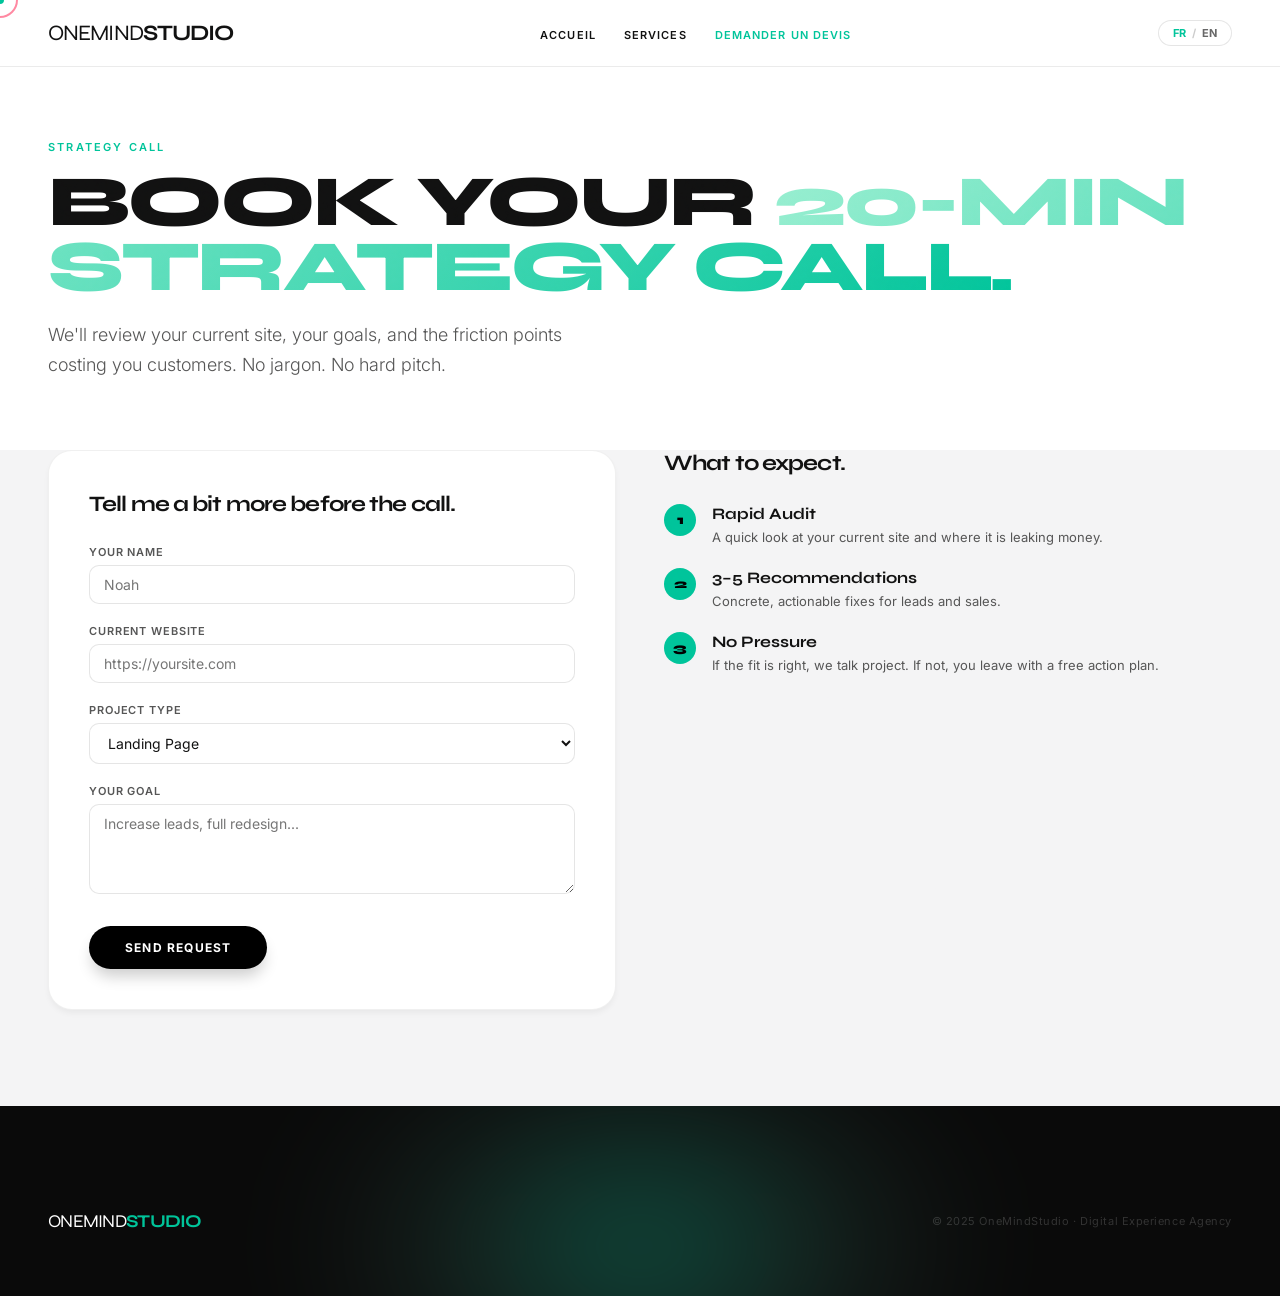
<file: site/booking.html>
<!DOCTYPE html>
<html lang="fr">
<head>
  <meta charset="UTF-8">
  <meta name="viewport" content="width=device-width, initial-scale=1.0">
  <title>Book a Call — OneMindStudio</title>
  <link rel="stylesheet" href="https://cdnjs.cloudflare.com/ajax/libs/font-awesome/6.4.0/css/all.min.css">
  <link rel="stylesheet" href="css/style.css">
</head>
<body>

<!-- Cursor -->
<div id="cursor-dot"></div>
<div id="cursor-ring"></div>

<!-- NAV -->
<nav class="nav">
  <a href="index.html" class="nav-logo">
    <span>ONEMIND</span><span>STUDIO</span>
  </a>
  <ul class="nav-links">
    <li><a href="index.html">Accueil</a></li>
    <li><a href="services.html">Services</a></li>
    <li><a href="booking.html" class="active">Demander un devis</a></li>
  </ul>
  <div class="nav-lang">
    <span class="lang-active">FR</span>
    <span class="lang-sep">/</span>
    <span class="lang-inactive">EN</span>
  </div>
</nav>

<!-- BOOKING HERO -->
<section class="booking-hero">
  <div class="container">
    <p class="section-label">Strategy Call</p>
    <h1 class="booking-h1">
      Book your <span class="text-gradient">20-min strategy call.</span>
    </h1>
    <p class="booking-lead">
      We'll review your current site, your goals, and the friction points costing you customers. No jargon. No hard pitch.
    </p>
  </div>
</section>

<!-- BOOKING FORM -->
<section class="booking-section">
  <div class="container booking-grid">

    <!-- Form -->
    <div class="booking-form-card fade-up" id="form-wrap">
      <h2 class="booking-form-title">Tell me a bit more before the call.</h2>
      <form id="booking-form" novalidate>
        <div class="form-field">
          <label class="form-label" for="name">Your name</label>
          <input class="form-input" type="text" id="name" name="name" placeholder="Noah" required>
        </div>
        <div class="form-field">
          <label class="form-label" for="url">Current website</label>
          <input class="form-input" type="url" id="url" name="url" placeholder="https://yoursite.com">
        </div>
        <div class="form-field">
          <label class="form-label" for="type">Project type</label>
          <select class="form-select" id="type" name="type">
            <option>Landing Page</option>
            <option>Premium Marketing Site</option>
            <option>Full System</option>
            <option>Retainer / Ongoing</option>
          </select>
        </div>
        <div class="form-field" style="margin-bottom:28px;">
          <label class="form-label" for="goal">Your goal</label>
          <textarea class="form-textarea" id="goal" name="goal" rows="4" placeholder="Increase leads, full redesign..."></textarea>
        </div>
        <button type="submit" class="btn-primary">Send Request</button>
      </form>
    </div>

    <!-- What to expect -->
    <div class="fade-up" style="transition-delay:.1s">
      <h3 class="booking-expect-title">What to expect.</h3>
      <div class="expect-steps">
        <div class="expect-step">
          <div class="expect-num">1</div>
          <div>
            <div class="expect-step-title">Rapid Audit</div>
            <div class="expect-step-desc">A quick look at your current site and where it is leaking money.</div>
          </div>
        </div>
        <div class="expect-step">
          <div class="expect-num">2</div>
          <div>
            <div class="expect-step-title">3–5 Recommendations</div>
            <div class="expect-step-desc">Concrete, actionable fixes for leads and sales.</div>
          </div>
        </div>
        <div class="expect-step">
          <div class="expect-num">3</div>
          <div>
            <div class="expect-step-title">No Pressure</div>
            <div class="expect-step-desc">If the fit is right, we talk project. If not, you leave with a free action plan.</div>
          </div>
        </div>
      </div>
    </div>

  </div>
</section>

<!-- Footer -->
<section class="contact-section" style="padding-top:64px;padding-bottom:64px;">
  <div class="contact-blob"></div>
  <div class="footer-bar" style="margin-top:0;border-top:none;">
    <div class="footer-logo">
      <span class="w1">ONEMIND</span><span class="w2">STUDIO</span>
    </div>
    <div class="footer-copy">© 2025 OneMindStudio · Digital Experience Agency</div>
  </div>
</section>

<script src="js/main.js"></script>
<script>
  document.getElementById('booking-form').addEventListener('submit', function(e) {
    e.preventDefault();
    const wrap = document.getElementById('form-wrap');
    wrap.innerHTML = `
      <div class="booking-success">
        <div class="success-icon"><i class="fa-solid fa-check"></i></div>
        <h3 class="success-title">Request Sent!</h3>
        <p class="success-body">Noah will get back to you within 24h to confirm your strategy call slot.</p>
      </div>
    `;
  });
</script>
</body>
</html>
</file>
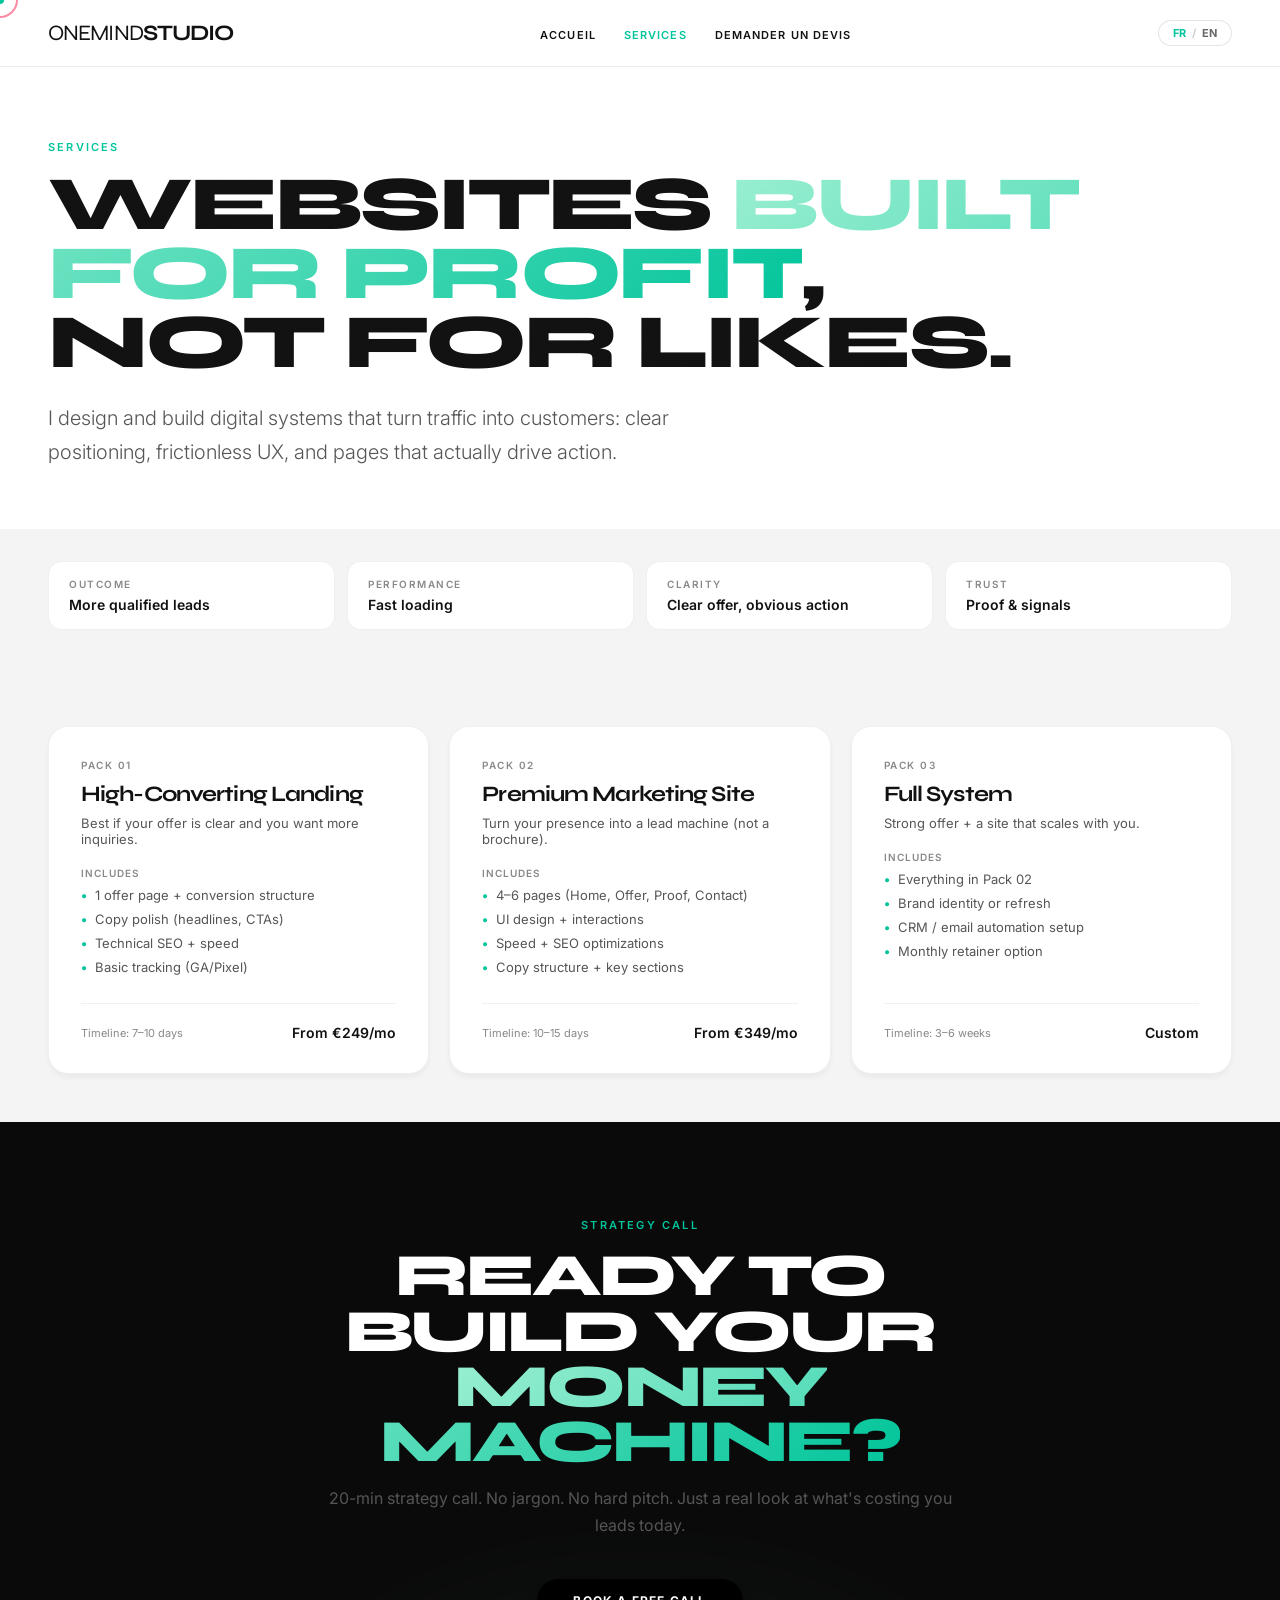
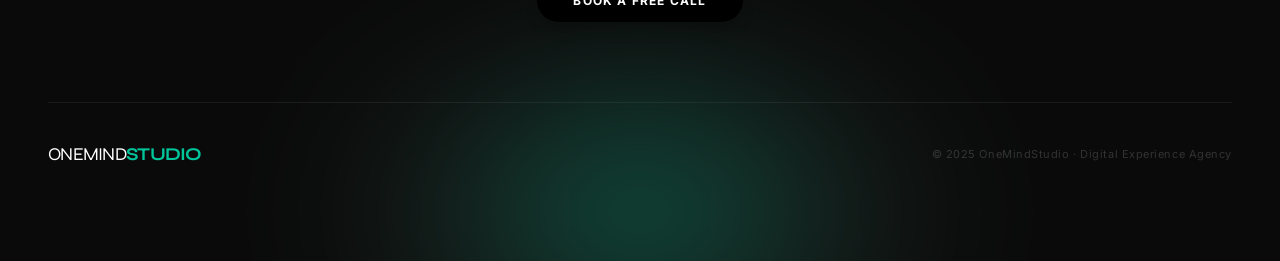
<file: site/services.html>
<!DOCTYPE html>
<html lang="fr">
<head>
  <meta charset="UTF-8">
  <meta name="viewport" content="width=device-width, initial-scale=1.0">
  <title>Services — OneMindStudio</title>
  <link rel="stylesheet" href="https://cdnjs.cloudflare.com/ajax/libs/font-awesome/6.4.0/css/all.min.css">
  <link rel="stylesheet" href="css/style.css">
</head>
<body>

<!-- Cursor -->
<div id="cursor-dot"></div>
<div id="cursor-ring"></div>

<!-- NAV -->
<nav class="nav">
  <a href="index.html" class="nav-logo">
    <span>ONEMIND</span><span>STUDIO</span>
  </a>
  <ul class="nav-links">
    <li><a href="index.html">Accueil</a></li>
    <li><a href="services.html" class="active">Services</a></li>
    <li><a href="booking.html">Demander un devis</a></li>
  </ul>
  <div class="nav-lang">
    <span class="lang-active">FR</span>
    <span class="lang-sep">/</span>
    <span class="lang-inactive">EN</span>
  </div>
</nav>

<!-- SERVICES HERO -->
<section class="services-hero">
  <div class="container">
    <p class="section-label">Services</p>
    <h1 class="services-h1">
      Websites <span class="text-gradient">built for profit</span>,<br>not for likes.
    </h1>
    <p class="services-lead">
      I design and build digital systems that turn traffic into customers: clear positioning, frictionless UX, and pages that actually drive action.
    </p>
  </div>
</section>

<!-- OUTCOMES -->
<section class="outcomes-section">
  <div class="container outcomes-grid">
    <div class="outcome-card fade-up">
      <div class="outcome-label">Outcome</div>
      <div class="outcome-value">More qualified leads</div>
    </div>
    <div class="outcome-card fade-up" style="transition-delay:.05s">
      <div class="outcome-label">Performance</div>
      <div class="outcome-value">Fast loading</div>
    </div>
    <div class="outcome-card fade-up" style="transition-delay:.1s">
      <div class="outcome-label">Clarity</div>
      <div class="outcome-value">Clear offer, obvious action</div>
    </div>
    <div class="outcome-card fade-up" style="transition-delay:.15s">
      <div class="outcome-label">Trust</div>
      <div class="outcome-value">Proof &amp; signals</div>
    </div>
  </div>
</section>

<!-- PACKAGES -->
<section class="packages-section">
  <div class="container packages-grid">

    <!-- Pack 01 -->
    <div class="package-card fade-up">
      <div>
        <div class="package-num">Pack 01</div>
        <h2 class="package-title">High-Converting Landing</h2>
        <p class="package-desc">Best if your offer is clear and you want more inquiries.</p>
        <div class="package-features-label">Includes</div>
        <ul class="package-features">
          <li>1 offer page + conversion structure</li>
          <li>Copy polish (headlines, CTAs)</li>
          <li>Technical SEO + speed</li>
          <li>Basic tracking (GA/Pixel)</li>
        </ul>
      </div>
      <div class="package-footer">
        <span class="package-timeline">Timeline: 7–10 days</span>
        <span class="package-price">From €249/mo</span>
      </div>
    </div>

    <!-- Pack 02 -->
    <div class="package-card fade-up" style="transition-delay:.1s">
      <div>
        <div class="package-num">Pack 02</div>
        <h2 class="package-title">Premium Marketing Site</h2>
        <p class="package-desc">Turn your presence into a lead machine (not a brochure).</p>
        <div class="package-features-label">Includes</div>
        <ul class="package-features">
          <li>4–6 pages (Home, Offer, Proof, Contact)</li>
          <li>UI design + interactions</li>
          <li>Speed + SEO optimizations</li>
          <li>Copy structure + key sections</li>
        </ul>
      </div>
      <div class="package-footer">
        <span class="package-timeline">Timeline: 10–15 days</span>
        <span class="package-price">From €349/mo</span>
      </div>
    </div>

    <!-- Pack 03 -->
    <div class="package-card fade-up" style="transition-delay:.2s">
      <div>
        <div class="package-num">Pack 03</div>
        <h2 class="package-title">Full System</h2>
        <p class="package-desc">Strong offer + a site that scales with you.</p>
        <div class="package-features-label">Includes</div>
        <ul class="package-features">
          <li>Everything in Pack 02</li>
          <li>Brand identity or refresh</li>
          <li>CRM / email automation setup</li>
          <li>Monthly retainer option</li>
        </ul>
      </div>
      <div class="package-footer">
        <span class="package-timeline">Timeline: 3–6 weeks</span>
        <span class="package-price">Custom</span>
      </div>
    </div>

  </div>
</section>

<!-- CONTACT CTA -->
<section class="contact-section" id="contact">
  <div class="contact-blob"></div>
  <div class="contact-inner fade-up">
    <p class="section-label">Strategy Call</p>
    <h2 class="contact-heading">
      Ready to build your<br><span class="text-gradient">money machine?</span>
    </h2>
    <p class="contact-body">
      20-min strategy call. No jargon. No hard pitch. Just a real look at what's costing you leads today.
    </p>
    <a href="booking.html" class="btn-primary">Book a Free Call</a>
  </div>

  <div class="footer-bar">
    <div class="footer-logo">
      <span class="w1">ONEMIND</span><span class="w2">STUDIO</span>
    </div>
    <div class="footer-copy">© 2025 OneMindStudio · Digital Experience Agency</div>
  </div>
</section>

<script src="js/main.js"></script>
</body>
</html>
</file>
<file: css/style.css>
@import url('https://fonts.googleapis.com/css2?family=Syne:wght@400;700;800&family=Inter:wght@300;400;500;600&family=Space+Mono:wght@400;700&display=swap');

/* ═══════════════════════════════════════════════════════════
   OUTMINDLABS - L'ARCHIVE
   A specimen archive. Black/white/grey base · mint signature ·
   pink used in exactly one place (redaction). Mono = data only.
   ═══════════════════════════════════════════════════════════ */

*, *::before, *::after { box-sizing: border-box; margin: 0; padding: 0; }

:root {
  --accent:       #00c49a;
  --accent-light: #99EFD1;
  --accent-ink:   #067a5c;   /* readable mint for labels on cream (AA) */
  --pink:         #ff0055;   /* redaction only */

  --cream:   #f4f4f5;
  --ink:     #111111;
  --muted:   #555555;
  --dim:     #9ca3af;

  --void:    #0a0a0a;
  --panel:   #111111;
  --panel-2: #161616;

  --line-light: rgba(0,0,0,0.12);
  --hair-light: rgba(0,0,0,0.08);
  --line-dark:  rgba(255,255,255,0.14);
  --hair-dark:  rgba(255,255,255,0.08);

  --font-display: 'Syne', sans-serif;
  --font-body:    'Inter', sans-serif;
  --font-mono:    'Space Mono', monospace;

  --ease:    cubic-bezier(0.25, 0.46, 0.45, 0.94);
  --ease-io: cubic-bezier(0.16, 1, 0.3, 1);
}

/* overflow-x: clip (not hidden) - hidden creates a scroll container that
   breaks position: sticky in the fiche section */
html { scroll-behavior: smooth; overflow-x: clip; }

body {
  font-family: var(--font-body);
  background: var(--void);
  color: var(--ink);
  overflow-x: clip;
  -webkit-font-smoothing: antialiased;
}

/* Global grain */
body::after {
  content: '';
  position: fixed; inset: 0;
  background-image: url("data:image/svg+xml,%3Csvg viewBox='0 0 200 200' xmlns='http://www.w3.org/2000/svg'%3E%3Cfilter id='n'%3E%3CfeTurbulence type='fractalNoise' baseFrequency='0.8' numOctaves='3' stitchTiles='stitch'/%3E%3C/filter%3E%3Crect width='100%25' height='100%25' filter='url(%23n)' opacity='0.04'/%3E%3C/svg%3E");
  pointer-events: none; z-index: 9990; mix-blend-mode: overlay;
}

::selection { background: var(--accent); color: #000; }

::-webkit-scrollbar { width: 6px; }
::-webkit-scrollbar-track { background: #0a0a0a; }
::-webkit-scrollbar-thumb { background: #222; border-radius: 10px; }
::-webkit-scrollbar-thumb:hover { background: var(--accent); }

a { text-decoration: none; color: inherit; }
img { display: block; max-width: 100%; }
button { font: inherit; cursor: pointer; }

/* Keyboard focus - visible everywhere; dark ink on light/mint, mint on dark */
:focus-visible { outline: 2px solid var(--accent); outline-offset: 3px; border-radius: 1px; }
.section--light :focus-visible,
.section--mint :focus-visible,
.nav--light :focus-visible { outline-color: var(--ink); }

/* ── CUSTOM CURSOR ─────────────────────────────────────── */
@media (hover: hover) and (pointer: fine) {
  body { cursor: none; }
  a, button, input, select, textarea, label, [role="button"] { cursor: none; }
}
#cur-dot, #cur-ring { position: fixed; top: 0; left: 0; pointer-events: none; border-radius: 50%; transform: translate(-50%, -50%); mix-blend-mode: difference; }
#cur-dot  { width: 8px;  height: 8px;  background: var(--accent); z-index: 10000; transition: width .3s, height .3s; }
#cur-ring { width: 34px; height: 34px; border: 1.5px solid var(--accent); opacity: .6; z-index: 9999; transition: width .3s, height .3s, opacity .3s; }
body.cur-hover #cur-dot  { width: 12px; height: 12px; }
body.cur-hover #cur-ring { width: 54px; height: 54px; opacity: .9; }
@media (hover: none), (pointer: coarse) { #cur-dot, #cur-ring { display: none; } }

/* ── TYPE PRIMITIVES ───────────────────────────────────── */
.mono {
  font-family: var(--font-mono);
  font-size: 12px;
  letter-spacing: 0.08em;
  text-transform: uppercase;
}
.module {
  font-family: var(--font-mono);
  font-size: 12px;
  font-weight: 700;
  letter-spacing: 0.18em;
  text-transform: uppercase;
  color: var(--accent);
  display: inline-block;
  margin-bottom: 22px;
}
/* mint accent fails contrast on cream - darken mono labels on light */
.section--light .module,
.assay .code,
.protocole .ptitle { color: var(--accent-ink); }
.h-xl, .h-lg, .h-md {
  font-family: var(--font-display);
  font-weight: 800;
  letter-spacing: -0.04em;
  text-transform: uppercase;
  line-height: 0.94;
}
.h-xl { font-size: clamp(44px, 7vw, 104px); line-height: 0.95; }
.h-lg { font-size: clamp(32px, 4.6vw, 60px); text-wrap: balance; }
.h-md { font-size: clamp(22px, 2.4vw, 30px); font-weight: 700; text-wrap: balance; }
.lead { font-family: var(--font-body); font-weight: 300; font-size: clamp(16px, 1.5vw, 19px); line-height: 1.65; color: var(--muted); }
/* nicer body wrapping - avoids orphans and short last lines */
p, .lead, .spec-find, .fiche-note, .rap .quote, .cons-body p { text-wrap: pretty; }
.section--dark .lead { color: var(--dim); }
.tg {
  background: linear-gradient(120deg, var(--accent-light), var(--accent));
  -webkit-background-clip: text; background-clip: text;
  -webkit-text-fill-color: transparent; color: transparent;
}
.hp { color: var(--pink); }   /* highlight where mint would vanish (on mint bg) */

/* ── SECTION SHELL ─────────────────────────────────────── */
.section { position: relative; padding: 118px 40px; }
.section--dark  { background: var(--void);  color: #fff; }
.section--light { background: var(--cream); color: var(--ink); }
.section--mint  { background: linear-gradient(140deg, #aef2df 0%, #99EFD1 42%, #4fd6b2 100%); color: var(--ink); }
.section--mint::before {
  content: ''; position: absolute; inset: 0; z-index: 0; pointer-events: none;
  background-image:
    linear-gradient(rgba(255,255,255,0.4) 1px, transparent 1px),
    linear-gradient(90deg, rgba(255,255,255,0.4) 1px, transparent 1px);
  background-size: 46px 46px;
  -webkit-mask-image: radial-gradient(ellipse at 50% 45%, #000 25%, transparent 82%);
  mask-image: radial-gradient(ellipse at 50% 45%, #000 25%, transparent 82%);
}
.section--mint > .wrap { position: relative; z-index: 1; }
.wrap { max-width: 1440px; margin: 0 auto; position: relative; }

/* blueprint grid behind dark sections */
.section--dark::before {
  content: ''; position: absolute; inset: 0; z-index: 0; pointer-events: none;
  background-image:
    linear-gradient(rgba(255,255,255,0.035) 1px, transparent 1px),
    linear-gradient(90deg, rgba(255,255,255,0.035) 1px, transparent 1px);
  background-size: 48px 48px;
  -webkit-mask-image: radial-gradient(ellipse at 50% 40%, #000 30%, transparent 82%);
  mask-image: radial-gradient(ellipse at 50% 40%, #000 30%, transparent 82%);
}
.section--dark > .wrap { z-index: 1; }

/* registration corner marks */
.corner { position: relative; }
.corner::before, .corner::after {
  content: '+'; position: absolute; font-family: var(--font-mono);
  font-size: 13px; line-height: 1; color: var(--accent); opacity: .55; pointer-events: none;
}
.corner::before { top: 7px; left: 9px; }
.corner::after  { bottom: 7px; right: 9px; }

/* ── BUTTONS ───────────────────────────────────────────── */
.btn {
  display: inline-flex; align-items: center; gap: 10px;
  font-family: var(--font-mono); font-weight: 700; font-size: 12px;
  letter-spacing: 0.16em; text-transform: uppercase;
  padding: 15px 26px; border-radius: 2px; border: 1px solid transparent;
  transition: background .3s, color .3s, border-color .3s, transform .3s;
  will-change: transform;
}
.btn-solid  { background: var(--accent); color: #04231c; }
.btn-solid:hover { background: var(--accent-light); transform: translateY(-2px); }
.btn-outline { background: transparent; color: var(--accent); border-color: var(--accent); }
.btn-outline:hover { background: var(--accent); color: #04231c; transform: translateY(-2px); }
.btn-ghost { background: transparent; color: currentColor; border-color: var(--line-dark); }
.btn-ghost:hover { border-color: var(--accent); color: var(--accent); }
.section--light .btn-ghost { border-color: var(--line-light); }
.link-ghost { font-family: var(--font-mono); font-size: 12px; letter-spacing: .1em; text-transform: uppercase; color: var(--dim); transition: color .3s; }
.link-ghost:hover { color: var(--accent); }

/* redaction - the ONLY pink */
.redact {
  display: inline-block; background: var(--pink); color: var(--pink);
  font-family: var(--font-mono); font-weight: 700; font-size: 0.78em;
  letter-spacing: 2px; padding: 1px 6px; border-radius: 2px;
  vertical-align: middle; user-select: none; overflow: hidden; white-space: nowrap;
}
.redact.glitch { color: #fff; }   /* scrambled glyphs surface only mid-glitch */

/* ═══════════════ NAV ═══════════════ */
.nav {
  position: fixed; top: 0; left: 0; right: 0; z-index: 900;
  display: flex; align-items: center; justify-content: space-between;
  padding: 15px 40px;
  border-bottom: 1px solid transparent;
  backdrop-filter: blur(14px); -webkit-backdrop-filter: blur(14px);
  transition: background .35s, color .35s, border-color .35s, padding .35s;
}
.nav--dark  { background: rgba(10,10,10,0.55); color: #fff;      border-bottom-color: var(--hair-dark); }
.nav--light { background: rgba(244,244,245,0.72); color: var(--ink); border-bottom-color: var(--hair-light); }
.nav-brand { font-family: var(--font-display); font-size: 20px; letter-spacing: -0.04em; }
.nav-brand b { font-weight: 700; }
.nav-brand span { font-weight: 400; }
.nav-menu { display: flex; align-items: center; gap: 22px; }
.nav-menu a { font-family: var(--font-mono); font-size: 11px; letter-spacing: .12em; text-transform: uppercase; opacity: .75; transition: opacity .25s, color .25s; }
.nav-menu a:hover, .nav-menu a.active { opacity: 1; color: var(--accent); }
.nav--light .nav-menu a:hover, .nav--light .nav-menu a.active { color: var(--accent-ink); }
.nav-status { display: inline-flex; align-items: center; gap: 8px; font-family: var(--font-mono); font-size: 11px; letter-spacing: .12em; text-transform: uppercase; }
.nav-status .led { width: 7px; height: 7px; border-radius: 50%; background: var(--accent); box-shadow: 0 0 8px var(--accent); }
.nav-toggle { display: none; background: none; border: 1px solid currentColor; border-radius: 2px; padding: 7px 12px; font-family: var(--font-mono); font-size: 11px; letter-spacing: .12em; text-transform: uppercase; color: inherit; }
.nav-actions { display: flex; align-items: center; gap: 12px; }
.lang-toggle { background: none; border: 1px solid currentColor; border-radius: 2px; padding: 7px 11px; font-family: var(--font-mono); font-size: 11px; letter-spacing: .12em; text-transform: uppercase; color: inherit; opacity: .72; cursor: pointer; transition: opacity .25s, color .25s, border-color .25s; }
.lang-toggle:hover { opacity: 1; color: var(--accent); border-color: var(--accent); }
.nav--light .lang-toggle:hover { color: var(--accent-ink); border-color: var(--accent-ink); }
.sub-nav .lang-toggle { color: var(--ink); }
.sub-nav-right { display: flex; align-items: center; gap: 14px; }

/* ═══════════════ 000 · LA PAILLASSE (design lab bench) ═══════════════ */
.hero {
  position: relative; min-height: 100vh; overflow: hidden;
  background: #f4f4f5; color: var(--ink);
  display: flex; align-items: center;
  padding: 130px 40px 90px;
}
/* the grey graph grid is drawn inside #mesh so it stays aligned with the dots */
#mesh { position: absolute; inset: 0; width: 100%; height: 100%; z-index: 0; }
.hero-inner { position: relative; z-index: 2; max-width: 1440px; margin: 0 auto; width: 100%; }
.hero h1 { color: var(--ink); margin-bottom: 26px; }
.hero h1 .line { display: block; white-space: nowrap; }
.hero .lead { color: var(--muted); }
.hero-sub { max-width: 560px; margin-bottom: 40px; }
.hero-cta { display: flex; align-items: center; gap: 26px; flex-wrap: wrap; }
.hero-readout {
  position: absolute; right: 40px; bottom: 34px; z-index: 2; text-align: right;
  font-family: var(--font-mono); font-size: 11px; letter-spacing: .1em; color: var(--muted); line-height: 1.9;
  font-variant-numeric: tabular-nums;
}
.hero-readout b { color: var(--accent-ink); font-weight: 700; }

/* ═══════════════ SCELLÉ · label tape ═══════════════ */
.scelle { background: #050505; border-top: 1px solid var(--hair-dark); border-bottom: 1px solid var(--hair-dark); overflow: hidden; padding: 13px 0; }
.scelle-track { display: flex; width: max-content; white-space: nowrap; animation: tape 42s linear infinite; }
.scelle-track span { font-family: var(--font-mono); font-size: 12px; letter-spacing: .14em; text-transform: uppercase; color: var(--accent); padding: 0 22px; }
.scelle-track .plus { color: #444; }
@keyframes tape { from { transform: translateX(0); } to { transform: translateX(-50%); } }

/* ═══════════════ 001 · LE CONSERVATEUR ═══════════════ */
.cons-grid { display: grid; grid-template-columns: 300px 1fr; gap: 52px; align-items: center; }
.cons-photo { border: 1px solid var(--line-light); padding: 12px; background: #fff; max-width: 340px; }
.cons-photo img { width: 100%; aspect-ratio: 1/1; object-fit: cover; }
.cons-photo .cap { display: flex; flex-direction: column; align-items: flex-start; gap: 8px; margin-top: 12px; }
.cons-photo .cap .mono { color: var(--muted); font-size: 10px; letter-spacing: .1em; white-space: nowrap; }
.status { display: inline-flex; align-items: center; gap: 8px; font-family: var(--font-mono); font-size: 10px; letter-spacing: .14em; text-transform: uppercase; color: var(--ink); }
.status .led { width: 8px; height: 8px; border-radius: 50%; background: var(--accent); box-shadow: 0 0 8px var(--accent); }
.cons-body p { margin-bottom: 20px; max-width: 680px; }
.field-list { list-style: none; border-top: 1px solid var(--line-light); margin-top: 8px; }
.field-list li { display: flex; justify-content: space-between; align-items: baseline; gap: 20px; padding: 12px 0; border-bottom: 1px solid var(--hair-light); }
.field-list li span:first-child { font-family: var(--font-mono); font-size: 11px; letter-spacing: .1em; text-transform: uppercase; color: var(--muted); }
.field-list li span:last-child { font-family: var(--font-body); font-size: 14.5px; color: var(--ink); text-align: right; }

/* ═══════════════ 002 · CLASSIFICATION (mint) ═══════════════ */
.section--mint .module { color: var(--ink); }
.class-head { max-width: none; margin-bottom: 36px; }
.class-head .h-lg { color: var(--ink); }
/* trim the section height (~25% shorter) */
#classification { padding-top: 82px; padding-bottom: 82px; }
#classification .discipline { padding: 30px; }
#classification .discipline h3 { margin-bottom: 16px; }
#classification .taxo { margin-bottom: 16px; }
#classification .taxo summary { padding: 8px 0; }
.class-grid { display: grid; grid-template-columns: 1fr 1fr; gap: 24px; }
.discipline {
  background: #fff;
  border: 1px solid rgba(0,0,0,0.14);
  box-shadow: 0 28px 56px -30px rgba(4,35,28,0.5);
  padding: 40px;
  transition: transform .4s var(--ease), box-shadow .4s var(--ease);
}
.discipline:hover { transform: translateY(-5px); box-shadow: 0 36px 64px -30px rgba(4,35,28,0.6); }
.discipline .tag {
  display: inline-block; font-family: var(--font-mono); font-size: 10px;
  letter-spacing: .16em; text-transform: uppercase;
  background: var(--ink); color: var(--accent);
  padding: 6px 12px; border-radius: 2px; margin-bottom: 18px;
}
.discipline h3 { font-family: var(--font-display); font-weight: 800; font-size: clamp(24px, 2.6vw, 34px); letter-spacing: -0.03em; text-transform: uppercase; color: var(--ink); margin-bottom: 22px; line-height: 1; }
.taxo { list-style: none; margin-bottom: 22px; }
.taxo li { border-bottom: 1px solid rgba(0,0,0,0.08); }
.taxo summary {
  list-style: none; cursor: pointer; user-select: none;
  font-family: var(--font-body); font-size: 15px; color: #333;
  padding: 10px 0; display: flex; align-items: baseline; gap: 9px;
  transition: color .2s var(--ease);
}
.taxo summary::-webkit-details-marker { display: none; }
.taxo summary::before {
  content: '+'; font-family: var(--font-mono); color: var(--accent-ink);
  font-weight: 700; width: 10px; flex: none;
}
.taxo details[open] summary::before { content: '\2212'; }
.taxo summary:hover { color: var(--accent-ink); }
.taxo details p {
  font-family: var(--font-body); font-size: 13.5px; color: var(--muted);
  line-height: 1.5; padding: 0 6px 12px 19px; margin: 0;
}
.discipline .one { font-size: 15px; color: var(--muted); font-style: italic; }

/* ═══════════════ 003 · LA COLLECTION ═══════════════ */
.coll-top { display: flex; justify-content: space-between; align-items: flex-end; gap: 24px; flex-wrap: wrap; margin-bottom: 40px; }
.filters { display: flex; gap: 8px; }
.filter { font-family: var(--font-mono); font-size: 11px; letter-spacing: .14em; text-transform: uppercase; padding: 9px 16px; border: 1px solid var(--line-light); background: transparent; color: var(--muted); border-radius: 2px; transition: all .25s; }
.filter:hover { border-color: var(--ink); color: var(--ink); }
.filter.active { background: var(--ink); color: #fff; border-color: var(--ink); }
.spec-grid { display: grid; grid-template-columns: repeat(3, 1fr); gap: 22px; }
.spec { border: 1px solid var(--line-light); background: #fff; padding: 12px; transition: transform .45s var(--ease), box-shadow .45s var(--ease); }
.spec.hide { display: none; }
.spec:hover { transform: translateY(-6px); box-shadow: 0 24px 40px -20px rgba(0,0,0,0.25); }
.spec-img { position: relative; overflow: hidden; }
.spec-img img { width: 100%; aspect-ratio: 4/5; object-fit: cover; transition: transform .6s var(--ease); }
.spec:hover .spec-img img { transform: scale(1.04); }
.spec-link { display: block; color: inherit; }
.spec-more { border-top: 1px solid var(--hair-light); padding-top: 12px; font-family: var(--font-mono); font-size: 11px; letter-spacing: .08em; text-transform: uppercase; color: var(--accent-ink); transition: gap .3s; }
.spec:hover .spec-more { color: var(--ink); }
.spec-idx { position: absolute; top: 10px; left: 10px; font-family: var(--font-mono); font-size: 10px; letter-spacing: .1em; color: #fff; background: rgba(0,0,0,0.6); padding: 4px 8px; }
.spec-tag { position: absolute; top: 10px; right: 10px; font-family: var(--font-mono); font-size: 9px; letter-spacing: .14em; text-transform: uppercase; color: #04231c; background: var(--accent); padding: 4px 8px; }
.spec-body { padding: 16px 6px 6px; }
.spec-body h3 { font-family: var(--font-display); font-weight: 700; font-size: 19px; letter-spacing: -0.03em; text-transform: uppercase; margin-bottom: 8px; }
.spec-find { font-size: 13px; color: var(--muted); line-height: 1.55; margin-bottom: 16px; }
.spec-client { display: flex; align-items: center; gap: 8px; border-top: 1px solid var(--hair-light); padding-top: 12px; font-family: var(--font-mono); font-size: 10px; letter-spacing: .1em; text-transform: uppercase; color: var(--muted); }

/* ═══════════════ 004 · FICHE TECHNIQUE + réaction ═══════════════ */
/* ── scroll-scrub shell ── */
.fiche { padding: 0; }
.fiche.section--dark::before { display: none; }         /* grid moves onto the pinned frame */
.fiche-scroll { position: relative; height: 185vh; }
.fiche-sticky { position: sticky; top: 0; min-height: 100vh; display: flex; align-items: center; padding: 92px 40px; overflow: hidden; }
.fiche-sticky::before {
  content: ''; position: absolute; inset: 0; z-index: 0; pointer-events: none;
  background-image:
    linear-gradient(rgba(255,255,255,0.035) 1px, transparent 1px),
    linear-gradient(90deg, rgba(255,255,255,0.035) 1px, transparent 1px);
  background-size: 48px 48px;
  -webkit-mask-image: radial-gradient(ellipse at 50% 45%, #000 30%, transparent 82%);
  mask-image: radial-gradient(ellipse at 50% 45%, #000 30%, transparent 82%);
}
.fiche-sticky .wrap { position: relative; z-index: 1; width: 100%; }
.fiche-grid { display: grid; grid-template-columns: 1.1fr 0.9fr; gap: 54px; align-items: center; margin-top: 26px; }
.fiche-grid > * { min-width: 0; }   /* stop the big Syne word from widening its track */

/* ── reaction module ── */
.reaction-pin { display: contents; }   /* desktop: reaction is a direct grid child */
.reaction { position: relative; border: 1px solid var(--line-dark); background: #0d0d0d; padding: 34px; }
.rtop { display: flex; justify-content: space-between; align-items: baseline; gap: 6px 16px; flex-wrap: wrap; margin-bottom: 22px; }
.rlabel, .rprog { font-family: var(--font-mono); font-size: 10px; letter-spacing: .14em; text-transform: uppercase; color: var(--dim); }
.rprog b { color: var(--accent); }

.reaction-stage { position: relative; height: 132px; display: flex; align-items: center; justify-content: center; overflow: hidden; }
.grid-underlay {
  position: absolute; inset: 0; opacity: 0; transition: opacity .5s var(--ease);
  background-image: linear-gradient(rgba(0,196,154,0.22) 1px, transparent 1px), linear-gradient(90deg, rgba(0,196,154,0.22) 1px, transparent 1px);
  background-size: 22px 22px;
  -webkit-mask-image: radial-gradient(ellipse at center, #000 55%, transparent 100%);
  mask-image: radial-gradient(ellipse at center, #000 55%, transparent 100%);
}
.r-word {
  position: relative; z-index: 1; white-space: nowrap;
  font-family: var(--font-body); font-weight: 300; text-transform: lowercase;
  letter-spacing: .3em; color: #6a6a6a; font-size: 24px;
  transition: color .5s var(--ease), letter-spacing .5s var(--ease), font-size .5s var(--ease);
}
.r-word .wb { transition: color .5s var(--ease); }
.r-stamp {
  position: absolute; right: 30px; top: 96px; z-index: 3;
  font-family: var(--font-mono); font-weight: 700; font-size: 15px; letter-spacing: .22em; color: var(--accent);
  border: 2px solid var(--accent); padding: 7px 14px; border-radius: 2px;
  transform: rotate(-8deg) scale(.5); opacity: 0;
  transition: opacity .4s, transform .5s var(--ease-io);
}

/* step states (data-step 0..4 on .fiche-grid drives BOTH columns) */
.fiche-grid[data-step="1"] .r-word,
.fiche-grid[data-step="2"] .r-word,
.fiche-grid[data-step="3"] .r-word,
.fiche-grid[data-step="4"] .r-word { text-transform: uppercase; }
.fiche-grid[data-step="1"] .r-word { letter-spacing: .14em; color: #9a9a9a; }
.fiche-grid[data-step="2"] .r-word,
.fiche-grid[data-step="3"] .r-word,
.fiche-grid[data-step="4"] .r-word { font-family: var(--font-display); font-weight: 800; letter-spacing: -0.03em; font-size: clamp(30px, 4vw, 46px); color: #fff; }
/* wordmark weights once formed: OUTMIND lighter than LABS */
.fiche-grid[data-step="2"] .wa, .fiche-grid[data-step="3"] .wa, .fiche-grid[data-step="4"] .wa { font-weight: 400; }
.fiche-grid[data-step="2"] .wb, .fiche-grid[data-step="3"] .wb, .fiche-grid[data-step="4"] .wb { font-weight: 700; }
.fiche-grid[data-step="1"] .grid-underlay,
.fiche-grid[data-step="2"] .grid-underlay,
.fiche-grid[data-step="3"] .grid-underlay { opacity: 1; }
.fiche-grid[data-step="4"] .grid-underlay { opacity: 0; }
.fiche-grid[data-step="3"] .wb,
.fiche-grid[data-step="4"] .wb { color: var(--accent); }
.fiche-grid[data-step="3"] .sw,
.fiche-grid[data-step="4"] .sw { background: var(--sw); }
.fiche-grid[data-step="3"] .sw:nth-child(2), .fiche-grid[data-step="4"] .sw:nth-child(2) { transition-delay: .07s; }
.fiche-grid[data-step="3"] .sw:nth-child(3), .fiche-grid[data-step="4"] .sw:nth-child(3) { transition-delay: .14s; }
.fiche-grid[data-step="3"] .sw:nth-child(4), .fiche-grid[data-step="4"] .sw:nth-child(4) { transition-delay: .21s; }
.fiche-grid[data-step="4"] .r-stamp { opacity: 1; transform: rotate(-8deg) scale(1.12); }

.rlogline { font-family: var(--font-mono); font-size: 11px; letter-spacing: .1em; text-transform: uppercase; color: var(--accent); margin: 20px 0 22px; min-height: 14px; }
.swatches { display: flex; gap: 10px; justify-content: center; margin-bottom: 24px; }
.sw { width: 40px; height: 40px; border-radius: 2px; background: #2a2a2a; transition: background .5s var(--ease); }
.rfoot { display: flex; align-items: center; justify-content: center; min-height: 44px; }
.rhint { font-family: var(--font-mono); font-size: 10px; letter-spacing: .14em; text-transform: uppercase; color: var(--dim); }
.reaction .rhint, .reaction .btn { display: none; }
.reaction.mode-scrub .rhint { display: inline; }
.reaction.mode-auto .btn { display: inline-flex; }
.fiche-meta .metatable { list-style: none; border-top: 1px solid var(--line-dark); margin-bottom: 26px; }
.fiche-meta .metatable li { display: flex; justify-content: space-between; align-items: baseline; gap: 18px; padding: 11px 0; border-bottom: 1px solid var(--hair-dark); }
.fiche-meta .metatable li span:first-child { font-family: var(--font-mono); font-size: 11px; letter-spacing: .1em; text-transform: uppercase; color: var(--dim); }
.fiche-meta .metatable li span:last-child { font-family: var(--font-body); font-size: 14px; color: #fff; text-align: right; }
.fiche-note { font-size: 14px; color: var(--dim); line-height: 1.6; margin-bottom: 26px; font-style: italic; }
.typekit { border-top: 1px solid var(--hair-dark); padding-top: 20px; }
.typekit .row { display: flex; align-items: baseline; justify-content: space-between; padding: 7px 0; }
.typekit .name { color: #fff; }
.typekit .k1 { font-family: var(--font-display); font-weight: 800; text-transform: uppercase; letter-spacing: -0.03em; font-size: 20px; }
.typekit .k2 { font-family: var(--font-body); font-weight: 400; font-size: 17px; }
.typekit .k3 { font-family: var(--font-mono); font-size: 14px; }
.typekit .tag { font-family: var(--font-mono); font-size: 10px; letter-spacing: .12em; color: var(--dim); text-transform: uppercase; }
.typekit .palette { display: flex; gap: 8px; margin-top: 16px; }
.typekit .chip { flex: 1; height: 30px; border-radius: 2px; display: flex; align-items: center; justify-content: center; font-family: var(--font-mono); font-size: 8px; letter-spacing: .05em; background: #262626; color: transparent; transition: background .5s var(--ease), color .4s; }

/* ── right column reveals in lockstep with the reaction steps ── */
.fiche-meta .metatable li,
.fiche-note,
.typekit .row { opacity: 0; transform: translateY(10px); transition: opacity .5s var(--ease), transform .5s var(--ease); }
/* step >= 1: the spec sheet fills in, row by row */
.fiche-grid:not([data-step="0"]) .metatable li { opacity: 1; transform: none; }
.fiche-grid:not([data-step="0"]) .metatable li:nth-child(2) { transition-delay: .05s; }
.fiche-grid:not([data-step="0"]) .metatable li:nth-child(3) { transition-delay: .10s; }
.fiche-grid:not([data-step="0"]) .metatable li:nth-child(4) { transition-delay: .15s; }
.fiche-grid:not([data-step="0"]) .metatable li:nth-child(5) { transition-delay: .20s; }
/* step >= 2: the type kit appears (as the fonts form) */
.fiche-grid:not([data-step="0"]):not([data-step="1"]) .typekit .row { opacity: 1; transform: none; }
.fiche-grid:not([data-step="0"]):not([data-step="1"]) .typekit .row:nth-child(2) { transition-delay: .07s; }
.fiche-grid:not([data-step="0"]):not([data-step="1"]) .typekit .row:nth-child(3) { transition-delay: .14s; }
/* step >= 3: the palette colours in, synced with the swatches */
.fiche-grid:not([data-step="0"]):not([data-step="1"]):not([data-step="2"]) .chip { background: var(--cc); color: var(--ct); }
.fiche-grid:not([data-step="0"]):not([data-step="1"]):not([data-step="2"]) .chip:nth-child(2) { transition-delay: .07s; }
.fiche-grid:not([data-step="0"]):not([data-step="1"]):not([data-step="2"]) .chip:nth-child(3) { transition-delay: .14s; }
.fiche-grid:not([data-step="0"]):not([data-step="1"]):not([data-step="2"]) .chip:nth-child(4) { transition-delay: .21s; }
/* step 4: the closing note lands */
.fiche-grid[data-step="4"] .fiche-note { opacity: 1; transform: none; }

/* ═══════════════ 005 · PRÉLÈVEMENTS ═══════════════ */
.assay-intro { max-width: none; margin-bottom: 48px; }
.assay-intro .lead { max-width: 760px; }
.assay-grid { display: grid; grid-template-columns: repeat(4, 1fr); gap: 18px; }
.assay { border: 1px solid var(--line-light); background: #fff; padding: 30px; display: flex; flex-direction: column; transition: transform .4s var(--ease), border-color .3s; }
.assay:hover { transform: translateY(-5px); border-color: rgba(0,196,154,0.5); }
.assay .code { font-family: var(--font-mono); font-size: 11px; letter-spacing: .14em; text-transform: uppercase; color: var(--accent); margin-bottom: 12px; }
.assay h3 { font-family: var(--font-display); font-weight: 700; font-size: 22px; letter-spacing: -0.03em; text-transform: uppercase; margin-bottom: 18px; }
.assay ul { list-style: none; margin-bottom: 20px; flex: 1; }
.assay li { font-family: var(--font-body); font-size: 14px; color: var(--muted); padding: 8px 0; border-bottom: 1px solid var(--hair-light); }
.assay li::before { content: '+ '; font-family: var(--font-mono); color: var(--accent-ink); font-weight: 700; }
.assay .delai { font-family: var(--font-mono); font-size: 11px; letter-spacing: .1em; text-transform: uppercase; color: var(--ink); }
/* the technical offer spans two columns */
.assay--wide { grid-column: span 2; }
.assay--wide .assay-lead { font-family: var(--font-body); font-size: 15px; line-height: 1.55; color: var(--muted); margin-bottom: 20px; max-width: 46ch; }
.assay--wide ul { column-count: 2; column-gap: 40px; }
.assay--wide li { break-inside: avoid; }

/* ═══════════════ 006 · RAPPORTS ═══════════════ */
.rap-grid { display: grid; grid-template-columns: repeat(3, 1fr); gap: 20px; }
.rap { border: 1px solid var(--line-dark); background: var(--panel); padding: 28px; transition: transform .4s var(--ease), border-color .3s; }
.rap:hover { transform: translateY(-5px); border-color: var(--accent); }
.rap .rhead { display: flex; justify-content: space-between; align-items: center; font-family: var(--font-mono); font-size: 10px; letter-spacing: .1em; text-transform: uppercase; color: var(--dim); border-bottom: 1px solid var(--hair-dark); padding-bottom: 14px; margin-bottom: 18px; }
.rap .quote { font-size: 15px; line-height: 1.65; color: #e5e5e5; font-style: italic; font-weight: 300; margin-bottom: 20px; }
.rap .attrib { display: flex; align-items: center; gap: 8px; font-family: var(--font-mono); font-size: 10px; letter-spacing: .08em; text-transform: uppercase; color: var(--dim); margin-bottom: 12px; }
.rap .reading { font-family: var(--font-mono); font-size: 11px; letter-spacing: .12em; text-transform: uppercase; color: var(--accent); }

/* ═══════════════ 007 · CONTACT ═══════════════ */
.acc-grid { display: grid; grid-template-columns: 1fr 1fr; gap: 64px; align-items: start; }
.acc-info { display: flex; flex-direction: column; }
.acc-info .h-lg { margin-bottom: 14px; }
.acc-note { font-size: 15px; color: var(--muted); margin-bottom: 34px; }
.acc-steps { display: flex; flex-direction: column; gap: 4px; border-top: 1px solid var(--line-light); margin-bottom: 34px; }
.acc-step { display: flex; gap: 18px; align-items: baseline; padding: 18px 0; border-bottom: 1px solid var(--hair-light); }
.acc-step .n { font-family: var(--font-mono); font-weight: 700; font-size: 12px; color: var(--accent-ink); flex-shrink: 0; }
.acc-step b { display: block; font-size: 15px; color: var(--ink); margin-bottom: 3px; }
.acc-step span { font-size: 14px; color: var(--muted); }
.acc-direct { margin-top: auto; padding-top: 6px; }
.acc-direct p { font-size: 14px; color: var(--muted); margin: 0 0 10px; }
.acc-direct a { display: inline-block; font-family: var(--font-display); font-weight: 700; font-size: 18px; letter-spacing: -0.02em; color: var(--ink); word-break: break-all; }
.acc-direct a:hover { color: var(--accent-ink); }
.acc-direct .mono { display: block; margin-top: 10px; font-family: var(--font-body); color: var(--muted); font-size: 13px; letter-spacing: 0; text-transform: none; }
.acc-form { background: #fff; border: 1px solid var(--line-light); padding: 40px; box-shadow: 0 30px 60px -40px rgba(0,0,0,0.4); }
.form-error { margin-top: 16px; font-size: 13.5px; color: #b3261e; }
.form-row { margin-bottom: 24px; }
.form-row label { display: block; font-family: var(--font-mono); font-size: 11px; letter-spacing: .12em; text-transform: uppercase; color: var(--muted); margin-bottom: 8px; }
.form-row input, .form-row select, .form-row textarea {
  width: 100%; border: none; border-bottom: 1px solid var(--line-light); background: transparent;
  padding: 10px 2px; font-family: var(--font-body); font-size: 15px; color: var(--ink);
  transition: border-color .3s;
}
.form-row input:focus, .form-row select:focus, .form-row textarea:focus { border-bottom-color: var(--accent); }
.form-row textarea { resize: vertical; min-height: 90px; }
.acc-note { font-size: 13px; color: var(--muted); margin: 6px 0 26px; }
.protocole { border: 1px solid var(--line-light); padding: 28px; background: #fff; }
.protocole .ptitle { font-family: var(--font-mono); font-size: 11px; letter-spacing: .14em; text-transform: uppercase; color: var(--accent); margin-bottom: 22px; }
.protocole ol { list-style: none; counter-reset: p; }
.protocole li { counter-increment: p; padding: 16px 0; border-top: 1px solid var(--hair-light); font-family: var(--font-body); font-size: 14.5px; color: var(--muted); display: flex; gap: 14px; align-items: baseline; }
.protocole li::before { content: '0' counter(p); font-family: var(--font-mono); font-size: 12px; color: var(--accent-ink); font-weight: 700; }
.acc-success { text-align: center; padding: 24px 6px; }
.acc-success .mark { width: 46px; height: 46px; border: 1.5px solid var(--accent); border-radius: 50%; display: flex; align-items: center; justify-content: center; margin: 0 auto 18px; color: var(--accent); font-family: var(--font-mono); }
.acc-success h3 { font-family: var(--font-display); font-weight: 700; font-size: 24px; letter-spacing: -0.03em; text-transform: uppercase; margin-bottom: 12px; }
.acc-success p { color: var(--muted); font-size: 14px; }

/* ═══════════════ 008 · CLÔTURE / footer ═══════════════ */
.cloture { position: relative; text-align: center; overflow: hidden; }
.cloture-glow { position: absolute; left: 50%; bottom: -120px; transform: translateX(-50%); width: 620px; height: 340px; background: radial-gradient(ellipse at center, rgba(0,196,154,0.5) 0%, transparent 68%); filter: blur(80px); pointer-events: none; }
.cloture .wrap { z-index: 1; }
.cloture .h-lg { color: #fff; max-width: 820px; margin: 0 auto 40px; }
.cloture .bigmark { font-family: var(--font-display); font-size: clamp(28px, 4vw, 54px); letter-spacing: -0.04em; margin-bottom: 30px; }
.cloture .bigmark span { font-weight: 400; color: #fff; }
.cloture .bigmark b { font-weight: 700; color: var(--accent); }
.cloture .colophon { font-family: var(--font-body); font-size: 12.5px; letter-spacing: .01em; color: var(--dim); line-height: 2; }
.cloture .colophon a { color: var(--accent); }
.cloture .foot-hair { width: 100%; max-width: 900px; height: 1px; background: var(--hair-dark); margin: 40px auto; }

/* ── scroll reveal ── */
.reveal { opacity: 0; transform: translateY(34px); transition: opacity .8s var(--ease-io), transform .8s var(--ease-io); }
.reveal.in { opacity: 1; transform: none; }

/* ── floating contact CTA ── */
.cta-float {
  position: fixed; z-index: 950; right: 26px; bottom: 26px;
  display: inline-flex; align-items: center;
  font-family: var(--font-mono); font-size: 12px; letter-spacing: .12em; text-transform: uppercase;
  color: #fff; background: #111; padding: 14px 22px; border-radius: 100px;
  box-shadow: 0 0 0 1px rgba(0,196,154,0.55), 0 18px 38px -14px rgba(0,0,0,0.6);
  opacity: 0; transform: translateY(16px) scale(0.96); pointer-events: none;
  transition: opacity .45s var(--ease), transform .45s var(--ease), background .25s, color .25s;
}
.cta-float.show { opacity: 1; transform: none; pointer-events: auto; }
.cta-float:hover { background: var(--accent); color: var(--void); box-shadow: 0 0 0 1px var(--accent), 0 18px 38px -12px rgba(0,196,154,0.45); }

/* ═══════════════ RESPONSIVE ═══════════════ */
@media (max-width: 900px) {
  .section { padding: 90px 22px; }
  .nav { padding: 13px 22px; }
  .nav-menu a, .nav-status { display: none; }
  .nav-toggle { display: inline-block; }
  .nav.open .nav-menu { display: flex; position: absolute; top: 100%; left: 0; right: 0; flex-direction: column; gap: 0; background: rgba(18,18,20,0.95); backdrop-filter: blur(16px); -webkit-backdrop-filter: blur(16px); border-bottom: 1px solid var(--hair-dark); padding: 10px 22px 18px; }
  .nav--light.open .nav-menu { background: rgba(248,248,249,0.97); border-bottom-color: var(--hair-light); }
  .nav.open .nav-menu a { display: block; padding: 12px 0; opacity: .9; }
  .hero { padding: 120px 22px 80px; }
  .hero-readout { display: none; }
  .cons-grid, .fiche-grid, .acc-grid { grid-template-columns: 1fr; gap: 40px; }
  .cons-photo { max-width: none; }
  .fiche-scroll { height: auto; }
  .fiche-sticky { position: static; min-height: 0; padding: 90px 22px; overflow: visible; }
  /* pin the reaction inside its own spacer so it plays through its steps
     before the meta, without ever scrolling on top of it */
  .reaction-pin { display: block; min-height: 120vh; }
  .fiche-grid .reaction { position: sticky; top: 72px; }
  .class-grid { grid-template-columns: 1fr; }
  .spec-grid { grid-template-columns: repeat(2, 1fr); }
  .assay-grid { grid-template-columns: repeat(2, 1fr); }
  .rap-grid { grid-template-columns: 1fr; }
  /* the fiche right column reveals with the desktop scrub; on mobile the
     scrub is off, so show it regardless of the animation state */
  .fiche-grid .metatable li, .fiche-grid .fiche-note, .fiche-grid .typekit .row { opacity: 1; transform: none; }
  .fiche-grid .chip { background: var(--cc); color: var(--ct); }
  .acc-form { padding: 28px 22px; }
  .proj-hero { padding-top: 130px; }
  .proj-meta { gap: 14px 26px; }
}
@media (max-width: 560px) {
  .section { padding: 76px 18px; }
  .spec-grid { grid-template-columns: 1fr; }
  .assay-grid { grid-template-columns: 1fr; }
  .assay--wide { grid-column: auto; }
  .assay--wide ul { column-count: 1; }
  .hero { padding: 110px 18px 70px; }
  .hero .h-xl { font-size: clamp(28px, 11.5vw, 46px); }   /* smaller, with margin so 'ON MÉLANGE.' never clips */
  .cta-float { right: 16px; bottom: 16px; padding: 12px 18px; font-size: 11px; }
  .hero-cta { gap: 16px; flex-direction: column; align-items: flex-start; }
  .hero-cta .btn { width: 100%; justify-content: center; }
  .discipline, .reaction, .rap, .assay { padding: 24px; }
  .proj-flow, .proj-hero, .proj-cover, .proj-gallery { padding-left: 18px; padding-right: 18px; }
  .legal-wrap { padding: 120px 18px 70px; }
}

/* ═══════════════ REDUCED MOTION ═══════════════ */
@media (prefers-reduced-motion: reduce) {
  html { scroll-behavior: auto; }
  .scelle-track { animation: none; transform: none; white-space: normal; flex-wrap: wrap; }
  .reveal { opacity: 1; transform: none; transition: none; }
  .r-word, .sw, .grid-underlay, .r-stamp,
  .metatable li, .fiche-note, .typekit .row, .typekit .chip { transition: none; }
  .fiche-scroll { height: auto; }
  .fiche-sticky { position: static; min-height: 0; }
  * { scroll-behavior: auto !important; }
}

/* ═══════════════════════════════════════════════════════════
   PROJECT PAGES + LEGAL PAGES
   ═══════════════════════════════════════════════════════════ */
.subpage { background: var(--cream); color: var(--ink); }
.sub-nav {
  position: fixed; top: 0; left: 0; right: 0; z-index: 900;
  display: flex; justify-content: space-between; align-items: center;
  padding: 15px 40px; background: rgba(244,244,245,0.82);
  backdrop-filter: blur(14px); -webkit-backdrop-filter: blur(14px);
  border-bottom: 1px solid var(--hair-light);
}
.sub-nav .nav-brand { color: var(--ink); }
.sub-nav .back { font-family: var(--font-mono); font-size: 11px; letter-spacing: .1em; text-transform: uppercase; color: var(--accent-ink); }
.sub-nav .back:hover { color: var(--ink); }

/* ── project hero ── */
.proj-hero { max-width: 1440px; margin: 0 auto; padding: 150px 40px 30px; }
.proj-tag { display: inline-block; font-family: var(--font-mono); font-size: 11px; letter-spacing: .16em; text-transform: uppercase; color: var(--muted); border: 1px solid var(--line-light); padding: 6px 12px; border-radius: 2px; margin-bottom: 22px; }
.proj-title { font-family: var(--font-display); font-weight: 800; font-size: clamp(44px, 7.5vw, 96px); letter-spacing: -0.04em; text-transform: uppercase; line-height: 0.92; margin-bottom: 26px; }
.proj-title .tg { display: inline; }
.proj-intro { font-family: var(--font-body); font-weight: 300; font-size: clamp(17px, 1.6vw, 21px); line-height: 1.6; color: var(--muted); max-width: 760px; }
.proj-meta { display: flex; gap: 30px; flex-wrap: wrap; margin-top: 30px; }
.proj-meta div { font-family: var(--font-mono); font-size: 11px; letter-spacing: .1em; text-transform: uppercase; }
.proj-meta div span { display: block; color: var(--muted); margin-bottom: 4px; }
.proj-meta div b { color: var(--ink); font-weight: 700; }

.proj-cover { max-width: 1440px; margin: 44px auto; padding: 0 40px; }
.proj-cover img { width: 100%; border: 1px solid var(--line-light); display: block; }

.proj-content { max-width: 1440px; margin: 0 auto; padding: 20px 40px; }
.proj-block { margin: 0 0 64px; }
.proj-block h2 { font-family: var(--font-display); font-weight: 800; font-size: clamp(26px, 3.2vw, 42px); letter-spacing: -0.03em; text-transform: uppercase; line-height: 1; margin-bottom: 22px; }
.proj-block h2 .tg { display: inline; }
.proj-block p { font-size: 16.5px; line-height: 1.75; color: var(--muted); max-width: 820px; margin-bottom: 16px; }
.proj-block p strong { color: var(--ink); font-weight: 600; }
.proj-note { font-size: 14px; color: var(--muted); font-style: italic; border-left: 2px solid var(--accent); padding-left: 18px; max-width: 760px; }
.proj-note a { color: var(--accent-ink); font-weight: 600; }

.proj-gallery { max-width: 1440px; margin: 10px auto 80px; padding: 0 40px; column-count: 2; column-gap: 16px; }
.proj-gallery img { width: 100%; border: 1px solid var(--line-light); display: block; margin-bottom: 16px; break-inside: avoid; }

.sub-foot { text-align: center; }
.sub-foot .h-lg { color: #fff; margin-bottom: 30px; }
.sub-foot .colophon { font-family: var(--font-body); font-size: 12.5px; color: var(--dim); line-height: 2; margin-top: 40px; }
.sub-foot .colophon a { color: var(--accent); }

/* ── legal pages ── */
.legal-wrap { max-width: 1440px; margin: 0 auto; padding: 140px 40px 90px; }
.legal-wrap p, .legal-wrap li, .legal-wrap h2, .legal-wrap .updated { max-width: 820px; }
.legal-wrap h1 { font-family: var(--font-display); font-weight: 800; font-size: clamp(34px, 5vw, 56px); letter-spacing: -0.04em; text-transform: uppercase; line-height: 0.95; margin-bottom: 12px; }
.legal-wrap .updated { font-family: var(--font-mono); font-size: 11px; letter-spacing: .1em; text-transform: uppercase; color: var(--muted); margin-bottom: 44px; }
.legal-wrap h2 { font-family: var(--font-display); font-weight: 700; font-size: 22px; letter-spacing: -0.02em; margin: 40px 0 14px; }
.legal-wrap p, .legal-wrap li { font-size: 15.5px; line-height: 1.75; color: var(--muted); }
.legal-wrap p { margin-bottom: 14px; }
.legal-wrap ul { padding-left: 20px; margin-bottom: 14px; }
.legal-wrap li { margin-bottom: 8px; }
.legal-wrap a { color: var(--accent-ink); font-weight: 600; }
.legal-wrap strong { color: var(--ink); }

/* footer legal links */
.foot-legal { margin-top: 18px; }
.foot-legal a { color: var(--dim); }
.foot-legal a:hover { color: var(--accent); }

@media (max-width: 700px) {
  .proj-gallery { column-count: 1; }
  .sub-nav { padding: 13px 22px; }
  .proj-hero, .proj-content { padding-left: 22px; padding-right: 22px; }
  .proj-cover, .proj-gallery { padding-left: 22px; padding-right: 22px; }
}

/* ── project flow: alternating text / image ── */
.proj-flow { max-width: 1440px; margin: 0 auto; padding: 20px 40px; }
.proj-split { display: grid; grid-template-columns: 1fr 1fr; gap: 54px; align-items: center; margin: 64px 0; }
.proj-split .proj-fig { margin: 0; }
.proj-split .proj-fig img, .proj-full img { width: 100%; border: 1px solid var(--line-light); display: block; }
.proj-split.reverse .proj-fig { order: -1; }
.proj-solo { max-width: 820px; margin: 64px 0; }
.proj-txt h2 { font-family: var(--font-display); font-weight: 800; font-size: clamp(24px, 2.8vw, 38px); letter-spacing: -0.03em; text-transform: uppercase; line-height: 1; margin-bottom: 18px; }
.proj-txt h2 .tg { display: inline; }
.proj-txt p { font-size: 16.5px; line-height: 1.75; color: var(--muted); margin-bottom: 14px; }
.proj-txt p strong { color: var(--ink); font-weight: 600; }
.proj-full { margin: 44px 0; }

/* ── shared footer nav (home · legal · socials) ── */
.foot-nav { display: flex; flex-wrap: wrap; justify-content: center; gap: 10px 22px; margin-top: 24px; }
.foot-nav a { font-family: var(--font-mono); font-size: 11px; letter-spacing: .08em; text-transform: uppercase; color: var(--dim); transition: color .3s; }
.foot-nav a:hover { color: var(--accent); }

@media (max-width: 900px) {
  .proj-split { grid-template-columns: 1fr; gap: 28px; margin: 44px 0; }
  .proj-split.reverse .proj-fig { order: 0; }
}
</file>
<file: site/css/style.css>
@import url('https://fonts.googleapis.com/css2?family=Syne:wght@400;700;800&family=Inter:wght@300;400;500;600&display=swap');

/* ── RESET & BASE ─────────────────────────────────── */
*, *::before, *::after { box-sizing: border-box; margin: 0; padding: 0; }

:root {
  --accent:        #00c49a;
  --accent-light:  #99EFD1;
  --accent-sec:    #ff0055;
  --bg-light:      #f4f4f5;
  --bg-dark:       #111111;
  --bg-darker:     #0a0a0a;
  --bg-black:      #000000;
  --text-primary:  #111111;
  --text-muted:    #555555;
  --text-dim:      #9ca3af;
  --text-dark-muted: #6b7280;
  --border-light:  rgba(0,0,0,0.08);
  --border-dark:   #222222;
  --surface-glass: rgba(255,255,255,0.75);
  --grad-accent:   linear-gradient(135deg, #99EFD1, #00C49A);
  --grad-pink:     linear-gradient(135deg, #ff0055, #ff4081);
  --font-display:  'Syne', sans-serif;
  --font-body:     'Inter', sans-serif;
  --ease-bounce:   cubic-bezier(0.175, 0.885, 0.32, 1.275);
  --ease-smooth:   cubic-bezier(0.25, 0.46, 0.45, 0.94);
}

html { scroll-behavior: smooth; }

body {
  font-family: var(--font-body);
  background: var(--bg-light);
  color: var(--text-primary);
  overflow-x: hidden;
}

body::after {
  content: '';
  position: fixed;
  inset: 0;
  background-image: url("data:image/svg+xml,%3Csvg viewBox='0 0 200 200' xmlns='http://www.w3.org/2000/svg'%3E%3Cfilter id='n'%3E%3CfeTurbulence type='fractalNoise' baseFrequency='0.8' numOctaves='3' stitchTiles='stitch'/%3E%3C/filter%3E%3Crect width='100%25' height='100%25' filter='url(%23n)' opacity='0.04'/%3E%3C/svg%3E");
  pointer-events: none;
  z-index: 9990;
  mix-blend-mode: overlay;
}

::selection { background: var(--accent); color: #fff; }

::-webkit-scrollbar { width: 6px; }
::-webkit-scrollbar-track { background: #0a0a0a; }
::-webkit-scrollbar-thumb { background: #222; border-radius: 10px; }
::-webkit-scrollbar-thumb:hover { background: var(--accent); }

a { text-decoration: none; color: inherit; }
img { display: block; max-width: 100%; }

/* ── CUSTOM CURSOR ─────────────────────────────────── */
body { cursor: none; }
a, button, [role="button"], input, select, textarea, label { cursor: none; }

#cursor-dot {
  position: fixed;
  width: 8px; height: 8px;
  background: var(--accent);
  border-radius: 50%;
  pointer-events: none;
  z-index: 10000;
  transform: translate(-50%, -50%);
  transition: transform 0.1s;
}

#cursor-ring {
  position: fixed;
  width: 36px; height: 36px;
  border: 2px solid var(--accent);
  border-radius: 50%;
  pointer-events: none;
  z-index: 9999;
  transform: translate(-50%, -50%);
  transition: width 0.3s, height 0.3s, opacity 0.3s, border-color 0.3s;
  mix-blend-mode: difference;
  opacity: 0.6;
}

body.cursor-hover #cursor-ring {
  width: 56px; height: 56px;
  opacity: 0.8;
}

/* ── NAV ────────────────────────────────────────────── */
.nav {
  position: fixed;
  top: 0; left: 0; right: 0;
  z-index: 900;
  display: flex;
  justify-content: space-between;
  align-items: center;
  padding: 20px 48px;
  background: var(--surface-glass);
  backdrop-filter: blur(16px);
  -webkit-backdrop-filter: blur(16px);
  border-bottom: 1px solid var(--border-light);
  transition: background 0.3s;
}

.nav-logo {
  font-family: var(--font-display);
  font-size: 22px;
  letter-spacing: -0.04em;
  color: var(--text-primary);
}
.nav-logo span:first-child { font-weight: 400; }
.nav-logo span:last-child  { font-weight: 700; }

.nav-links {
  display: flex;
  align-items: center;
  gap: 28px;
  list-style: none;
}

.nav-links a {
  font-family: var(--font-body);
  font-size: 11px;
  font-weight: 600;
  letter-spacing: 0.1em;
  text-transform: uppercase;
  color: var(--text-primary);
  transition: color 0.2s;
}
.nav-links a:hover,
.nav-links a.active { color: var(--accent); }

.nav-lang {
  display: flex;
  align-items: center;
  gap: 6px;
  border: 1px solid rgba(0,0,0,0.1);
  border-radius: 9999px;
  padding: 5px 14px;
  background: rgba(255,255,255,0.6);
  font-family: var(--font-body);
  font-size: 11px;
  font-weight: 700;
}
.nav-lang .lang-active  { color: var(--accent); }
.nav-lang .lang-sep     { color: #ccc; }
.nav-lang .lang-inactive{ color: #666; }

/* ── UTILITY ────────────────────────────────────────── */
.section-label {
  font-family: var(--font-body);
  font-size: 11px;
  font-weight: 600;
  letter-spacing: 0.2em;
  text-transform: uppercase;
  color: var(--accent);
  margin-bottom: 16px;
}

.text-gradient {
  background: var(--grad-accent);
  -webkit-background-clip: text;
  -webkit-text-fill-color: transparent;
  background-clip: text;
  display: inline;
}

.container { max-width: 1200px; margin: 0 auto; }

/* ── HERO ───────────────────────────────────────────── */
.hero {
  min-height: 100vh;
  display: flex;
  flex-direction: column;
  justify-content: center;
  align-items: center;
  text-align: center;
  padding: 120px 48px 80px;
  background: #fff;
  position: relative;
  overflow: hidden;
}

.hero-particle {
  position: absolute;
  border-radius: 50%;
  background: var(--accent);
  pointer-events: none;
}

.hero h1 {
  font-family: var(--font-display);
  font-weight: 800;
  font-size: clamp(52px, 8vw, 112px);
  line-height: 0.88;
  letter-spacing: -0.04em;
  text-transform: uppercase;
  color: var(--text-primary);
  margin-bottom: 32px;
  position: relative;
  z-index: 1;
}

.hero-sub {
  display: flex;
  flex-wrap: wrap;
  justify-content: center;
  gap: 10px;
  font-family: var(--font-display);
  font-weight: 800;
  font-size: clamp(14px, 1.5vw, 20px);
  text-transform: uppercase;
  margin-bottom: 40px;
  align-items: center;
  position: relative;
  z-index: 1;
}

.hero-sub .plain { color: var(--text-primary); }

.hero-pill {
  color: #fff;
  padding: 6px 16px;
}
.hero-pill-pink {
  background: var(--grad-pink);
}
.hero-pill-black {
  background: #000;
}

/* ── MARQUEE ────────────────────────────────────────── */
.marquee-wrap {
  position: relative;
  width: 110%;
  left: -5%;
  background: #000;
  padding: 20px 0;
  transform: rotate(-2deg);
  z-index: 40;
  margin: -24px 0;
  border-top: 3px solid transparent;
  border-bottom: 3px solid transparent;
  border-image: linear-gradient(90deg, #99EFD1, #00c49a) 1;
  overflow: hidden;
}

@keyframes marquee {
  0%   { transform: translateX(0); }
  100% { transform: translateX(-50%); }
}

.marquee-track {
  display: flex;
  white-space: nowrap;
  width: max-content;
  animation: marquee 35s linear infinite;
}

.marquee-track span {
  flex-shrink: 0;
  padding: 0 28px;
  font-family: var(--font-display);
  font-weight: 800;
  font-style: italic;
  font-size: 28px;
  text-transform: uppercase;
  color: #fff;
}

.marquee-track .dot { color: var(--accent); }

/* ── ABOUT SECTION ──────────────────────────────────── */
.about-section {
  padding: 96px 48px 48px;
  background: var(--bg-light);
}

.about-grid {
  display: grid;
  grid-template-columns: 1fr 1fr;
  gap: 48px;
  align-items: center;
}

.about-heading {
  font-family: var(--font-display);
  font-weight: 800;
  font-size: clamp(36px, 5vw, 64px);
  line-height: 0.92;
  letter-spacing: -0.04em;
  text-transform: uppercase;
  margin-bottom: 24px;
}

.about-body {
  font-family: var(--font-body);
  font-weight: 300;
  font-size: 17px;
  color: var(--text-muted);
  line-height: 1.7;
}

.about-cards {
  display: grid;
  grid-template-columns: 1fr 1fr;
  gap: 12px;
}

/* Author pill */
.author-pill {
  grid-column: 1 / -1;
  display: flex;
  align-items: center;
  gap: 16px;
  padding: 12px 20px 12px 12px;
  background: #fff;
  border: 1px solid rgba(0,0,0,0.06);
  border-radius: 9999px;
  box-shadow: 0 4px 6px -1px rgba(0,0,0,0.05);
}

.author-avatar {
  width: 56px; height: 56px;
  border-radius: 50%;
  border: 2px solid var(--accent);
  padding: 3px;
  position: relative;
  flex-shrink: 0;
}

.author-avatar-inner {
  width: 100%; height: 100%;
  border-radius: 50%;
  background: #e5e7eb;
}

.author-badge-dot {
  position: absolute;
  bottom: 0; right: 0;
  width: 12px; height: 12px;
  background: var(--accent);
  border: 2px solid #fff;
  border-radius: 50%;
}

.author-name {
  font-family: var(--font-display);
  font-weight: 700;
  font-size: 15px;
}

.author-tag {
  background: var(--accent);
  color: #fff;
  font-size: 10px;
  font-weight: 700;
  padding: 2px 8px;
  border-radius: 4px;
  letter-spacing: 0.08em;
  text-transform: uppercase;
}

.author-quote {
  font-family: var(--font-body);
  font-size: 11px;
  color: #888;
  margin-top: 2px;
}

/* Light card */
.card-light {
  background: #fff;
  border: 1px solid rgba(0,0,0,0.04);
  border-radius: 16px;
  box-shadow: 0 4px 6px -1px rgba(0,0,0,0.05), 0 2px 4px -1px rgba(0,0,0,0.03);
  padding: 24px;
  display: flex;
  flex-direction: column;
  gap: 10px;
  transition: transform 0.4s var(--ease-bounce),
              box-shadow 0.4s var(--ease-bounce),
              border-color 0.3s;
}

.card-light:hover {
  transform: translateY(-8px);
  box-shadow: 0 20px 25px -5px rgba(0,0,0,0.10), 0 10px 10px -5px rgba(0,0,0,0.04);
  border-color: rgba(0,196,154,0.3);
}

.card-light-label {
  font-family: var(--font-body);
  font-size: 10px;
  font-weight: 600;
  letter-spacing: 0.15em;
  text-transform: uppercase;
  color: #888;
}

.card-light-title {
  font-family: var(--font-display);
  font-weight: 700;
  font-size: 20px;
  letter-spacing: -0.04em;
  color: var(--text-primary);
}

.card-light-body {
  font-family: var(--font-body);
  font-size: 12px;
  color: var(--text-muted);
  line-height: 1.6;
}

/* ── IMPACT SECTION ─────────────────────────────────── */
.impact-section {
  padding: 96px 48px;
  background: var(--bg-black);
  color: #fff;
}

.impact-heading {
  font-family: var(--font-display);
  font-weight: 800;
  font-size: clamp(36px, 5vw, 64px);
  letter-spacing: -0.04em;
  text-transform: uppercase;
  margin-bottom: 48px;
  line-height: 0.92;
}

.impact-grid {
  display: grid;
  grid-template-columns: 1fr 1fr 1fr;
  grid-template-rows: auto auto;
  gap: 16px;
}

/* Dark card */
.card-dark {
  background: var(--bg-dark);
  border: 1px solid var(--border-dark);
  border-radius: 16px;
  box-shadow: 0 4px 6px -1px rgba(0,0,0,0.5);
  padding: 24px;
  position: relative;
  overflow: hidden;
  transition: transform 0.3s, box-shadow 0.3s, border-color 0.3s;
}

.card-dark:hover {
  transform: translateY(-5px);
  box-shadow: 0 20px 30px -5px rgba(0,0,0,0.8);
  border-color: var(--accent);
}

.card-dark-accent-top {
  position: absolute;
  top: 0; left: 0; right: 0;
  height: 3px;
  background: var(--accent);
}

.card-dark-label {
  font-family: var(--font-body);
  font-size: 10px;
  font-weight: 600;
  letter-spacing: 0.15em;
  text-transform: uppercase;
  color: #555;
  margin-bottom: 8px;
}

.strategy-logo {
  font-family: var(--font-display);
  font-size: 18px;
  letter-spacing: -0.04em;
  margin-bottom: 16px;
}
.strategy-logo .word1 { font-weight: 400; }
.strategy-logo .word2 { font-weight: 700; color: var(--accent); }

.strategy-title {
  font-family: var(--font-display);
  font-weight: 700;
  font-size: 22px;
  color: #fff;
  margin-bottom: 24px;
}
.strategy-title .hl { color: var(--accent); }

.strategy-steps {
  border-left: 2px solid #222;
  padding-left: 16px;
  display: flex;
  flex-direction: column;
  gap: 20px;
  margin-bottom: 24px;
}

.strategy-step { display: flex; gap: 12px; align-items: flex-start; }

.step-dot {
  width: 20px; height: 20px;
  border-radius: 50%;
  background: var(--accent);
  box-shadow: 0 0 10px var(--accent);
  flex-shrink: 0;
  margin-top: 2px;
}

.step-label {
  font-family: var(--font-body);
  font-weight: 700;
  color: #fff;
  font-size: 14px;
}

.step-desc {
  font-family: var(--font-body);
  font-size: 12px;
  color: #6b7280;
  margin-top: 4px;
}

.stat-card-gradient {
  background: var(--grad-accent);
  border-radius: 16px;
  padding: 24px;
  display: flex;
  flex-direction: column;
  gap: 8px;
}

.stat-num {
  font-family: var(--font-display);
  font-weight: 800;
  font-size: 40px;
  letter-spacing: -0.04em;
  color: #004d3d;
}

.stat-desc {
  font-family: var(--font-body);
  font-size: 13px;
  font-weight: 600;
  color: #005240;
}

.projects-num {
  font-family: var(--font-display);
  font-weight: 700;
  font-size: 28px;
  letter-spacing: -0.04em;
  color: #fff;
}

.projects-label {
  font-family: var(--font-body);
  font-size: 12px;
  color: #6b7280;
  margin-top: 12px;
}

.projects-header {
  display: flex;
  justify-content: space-between;
  align-items: flex-start;
}

.lead-stat {
  font-family: var(--font-display);
  font-weight: 800;
  font-size: 56px;
  letter-spacing: -0.04em;
  color: #fff;
}

.lead-label {
  font-family: var(--font-body);
  font-size: 11px;
  font-weight: 600;
  text-transform: uppercase;
  letter-spacing: 0.1em;
  color: #6b7280;
  margin-bottom: 4px;
}

.lead-row {
  display: flex;
  justify-content: space-between;
  align-items: flex-end;
}

.live-badge {
  display: inline-flex;
  align-items: center;
  gap: 6px;
  background: rgba(0,196,154,0.15);
  color: var(--accent);
  border: 1px solid rgba(0,196,154,0.3);
  border-radius: 9999px;
  padding: 4px 12px;
  font-family: var(--font-body);
  font-size: 11px;
  font-weight: 700;
}

.live-dot {
  width: 6px; height: 6px;
  border-radius: 50%;
  background: var(--accent);
  display: inline-block;
}

/* ── WORKS SECTION ──────────────────────────────────── */
.works-section {
  padding: 96px 48px;
  background: var(--bg-light);
}

.works-header {
  display: flex;
  justify-content: space-between;
  align-items: flex-end;
  border-bottom: 1px solid rgba(0,0,0,0.08);
  padding-bottom: 32px;
  margin-bottom: 64px;
}

.works-heading {
  font-family: var(--font-display);
  font-weight: 800;
  font-size: clamp(48px, 8vw, 96px);
  letter-spacing: -0.04em;
  text-transform: uppercase;
  line-height: 0.88;
}

.works-sub {
  font-family: var(--font-body);
  font-size: 12px;
  font-weight: 600;
  background: var(--grad-accent);
  -webkit-background-clip: text;
  -webkit-text-fill-color: transparent;
  background-clip: text;
}

.nda-notice {
  background: #111;
  border: 1px solid #222;
  border-radius: 16px;
  padding: 20px 28px;
  display: flex;
  gap: 20px;
  align-items: center;
  margin-bottom: 64px;
}

.nda-badge {
  display: flex;
  align-items: center;
  gap: 8px;
  flex-shrink: 0;
}

.nda-dot {
  width: 10px; height: 10px;
  border-radius: 50%;
  background: #ff0055;
  box-shadow: 0 0 10px #ff0055;
}

.nda-badge-label {
  font-family: var(--font-body);
  font-size: 11px;
  font-weight: 700;
  text-transform: uppercase;
  letter-spacing: 0.1em;
  color: #fff;
}

.nda-divider {
  width: 1px;
  height: 40px;
  background: #333;
  flex-shrink: 0;
}

.nda-text {
  font-family: var(--font-body);
  font-size: 13px;
  color: #6b7280;
  line-height: 1.6;
}

.nda-text strong { color: #fff; font-weight: 500; }

/* Project row */
.project-row {
  display: grid;
  grid-template-columns: 1fr 1fr;
  gap: 40px;
  align-items: center;
  margin-bottom: 80px;
}

.project-img-wrap {
  border-radius: 12px;
  overflow: hidden;
  box-shadow: 0 10px 25px -5px rgba(0,0,0,0.1);
  transition: box-shadow 0.3s;
}

.project-row:hover .project-img-wrap {
  box-shadow: 0 25px 50px -12px rgba(0,0,0,0.25);
}

.project-img-wrap img {
  width: 100%;
  aspect-ratio: 16/9;
  object-fit: cover;
  display: block;
  filter: grayscale(1);
  transition: filter 0.5s, transform 0.5s var(--ease-smooth);
}

.project-row:hover .project-img-wrap img {
  filter: grayscale(0);
  transform: scale(1.05);
}

.project-card {
  background: rgba(255,255,255,0.88);
  backdrop-filter: blur(12px);
  border: 1px solid rgba(0,0,0,0.08);
  border-radius: 16px;
  padding: 32px;
  box-shadow: 0 10px 25px -5px rgba(0,0,0,0.1);
  transition: transform 0.3s;
}

.project-row:hover .project-card { transform: translateX(8px); }
.project-row.flip:hover .project-card { transform: translateX(-8px); }

.project-row.flip .project-img-wrap { order: 2; }
.project-row.flip .project-card     { order: 1; text-align: right; }

.project-meta {
  font-family: var(--font-body);
  font-size: 10px;
  font-weight: 600;
  letter-spacing: 0.15em;
  text-transform: uppercase;
  margin-bottom: 12px;
  background: var(--grad-accent);
  -webkit-background-clip: text;
  -webkit-text-fill-color: transparent;
  background-clip: text;
}

.project-title {
  font-family: var(--font-display);
  font-weight: 800;
  font-size: clamp(32px, 4vw, 56px);
  letter-spacing: -0.04em;
  text-transform: uppercase;
  line-height: 0.9;
  margin-bottom: 16px;
}

.project-desc {
  font-family: var(--font-body);
  font-size: 14px;
  color: var(--text-muted);
  line-height: 1.6;
}

.project-cta {
  display: none;
  margin-top: 20px;
  align-items: center;
  gap: 8px;
  background: #000;
  color: #fff;
  border-radius: 9999px;
  padding: 10px 20px;
  font-size: 11px;
  font-weight: 700;
  letter-spacing: 0.08em;
  text-transform: uppercase;
  width: fit-content;
}

.project-cta i { color: var(--accent); }
.project-row:hover .project-cta { display: inline-flex; }
.project-row.flip:hover .project-cta { margin-left: auto; }

/* ── TESTIMONIALS ───────────────────────────────────── */
.testimonials-section {
  padding: 96px 48px;
  background: var(--bg-black);
}

.testimonials-heading {
  font-family: var(--font-display);
  font-weight: 800;
  font-size: clamp(36px, 5vw, 60px);
  letter-spacing: -0.04em;
  text-transform: uppercase;
  margin-bottom: 48px;
  line-height: 0.92;
  color: #fff;
}

.testimonials-grid {
  display: grid;
  grid-template-columns: repeat(3, 1fr);
  gap: 20px;
}

.testimonial-card {
  background: var(--bg-dark);
  border: 1px solid var(--border-dark);
  border-radius: 16px;
  padding: 24px;
  transition: transform 0.3s, border-color 0.3s;
}

.testimonial-card:hover {
  transform: translateY(-5px);
  border-color: var(--accent);
}

.testimonial-stars {
  color: var(--accent);
  font-size: 12px;
  letter-spacing: 2px;
  margin-bottom: 14px;
}

.testimonial-quote {
  font-family: var(--font-body);
  font-size: 13px;
  color: var(--text-dim);
  line-height: 1.7;
  font-weight: 300;
  font-style: italic;
  margin-bottom: 16px;
}

.testimonial-author {
  display: flex;
  align-items: center;
  gap: 10px;
}

.testimonial-avatar {
  width: 32px; height: 32px;
  border-radius: 50%;
  background: var(--grad-accent);
  display: flex;
  align-items: center;
  justify-content: center;
  font-family: var(--font-display);
  font-weight: 800;
  font-size: 13px;
  color: #000;
  flex-shrink: 0;
}

.testimonial-name {
  font-family: var(--font-body);
  font-weight: 700;
  font-size: 12px;
  color: #fff;
}

.testimonial-role {
  font-family: var(--font-body);
  font-size: 10px;
  color: #555;
  letter-spacing: 0.08em;
  text-transform: uppercase;
}

/* ── CONTACT / FOOTER ───────────────────────────────── */
.contact-section {
  padding: 96px 48px;
  background: var(--bg-darker);
  position: relative;
  overflow: hidden;
}

.contact-blob {
  position: absolute;
  bottom: -150px;
  left: 50%;
  transform: translateX(-50%);
  width: 700px; height: 400px;
  background: radial-gradient(ellipse at center, #00c49a 0%, rgba(153,239,209,0.2) 40%, transparent 70%);
  filter: blur(80px);
  pointer-events: none;
  opacity: 0.5;
}

.contact-inner {
  max-width: 640px;
  margin: 0 auto;
  text-align: center;
  position: relative;
  z-index: 1;
}

.contact-heading {
  font-family: var(--font-display);
  font-weight: 800;
  font-size: clamp(36px, 5vw, 60px);
  letter-spacing: -0.04em;
  text-transform: uppercase;
  color: #fff;
  margin-bottom: 16px;
  line-height: 0.92;
}

.contact-body {
  font-family: var(--font-body);
  font-size: 16px;
  color: #555;
  margin-bottom: 40px;
  line-height: 1.7;
}

.footer-bar {
  border-top: 1px solid #1a1a1a;
  margin-top: 80px;
  padding-top: 40px;
  display: flex;
  justify-content: space-between;
  align-items: center;
  max-width: 1200px;
  margin-left: auto;
  margin-right: auto;
}

.footer-logo {
  font-family: var(--font-display);
  font-size: 18px;
  letter-spacing: -0.04em;
}
.footer-logo .w1 { font-weight: 400; color: #fff; }
.footer-logo .w2 { font-weight: 700; color: var(--accent); }

.footer-copy {
  font-family: var(--font-body);
  font-size: 11px;
  color: #333;
  letter-spacing: 0.05em;
}

/* ── BUTTONS ────────────────────────────────────────── */
.btn-primary {
  display: inline-block;
  background: #000;
  color: #fff;
  border-radius: 9999px;
  padding: 14px 36px;
  font-family: var(--font-body);
  font-weight: 700;
  font-size: 12px;
  letter-spacing: 0.1em;
  text-transform: uppercase;
  box-shadow: 0 10px 15px -3px rgba(0,0,0,0.2);
  transition: background 0.3s, color 0.3s, transform 0.3s, box-shadow 0.3s;
  border: none;
}

.btn-primary:hover {
  background: var(--grad-accent);
  color: #000;
  transform: translateY(-2px);
  box-shadow: 0 25px 50px -12px rgba(0,0,0,0.35);
}

.btn-ghost {
  display: inline-block;
  background: transparent;
  color: #fff;
  border: 1px solid #333;
  border-radius: 9999px;
  padding: 12px 28px;
  font-family: var(--font-body);
  font-weight: 700;
  font-size: 12px;
  letter-spacing: 0.1em;
  text-transform: uppercase;
  transition: background 0.3s, color 0.3s, border-color 0.3s;
  cursor: pointer;
}

.btn-ghost:hover {
  background: var(--accent);
  color: #000;
  border-color: var(--accent);
}

/* ── SERVICES PAGE ──────────────────────────────────── */
.services-hero {
  padding: 140px 48px 60px;
  background: #fff;
}

.services-h1 {
  font-family: var(--font-display);
  font-weight: 800;
  font-size: clamp(40px, 6vw, 80px);
  letter-spacing: -0.04em;
  text-transform: uppercase;
  line-height: 0.9;
  margin-bottom: 24px;
}

.services-lead {
  font-family: var(--font-body);
  font-weight: 300;
  font-size: 20px;
  color: var(--text-muted);
  max-width: 640px;
  line-height: 1.7;
}

.outcomes-section {
  padding: 32px 48px 48px;
  background: var(--bg-light);
}

.outcomes-grid {
  display: grid;
  grid-template-columns: repeat(4, 1fr);
  gap: 12px;
}

.outcome-card {
  background: #fff;
  border: 1px solid rgba(0,0,0,0.06);
  border-radius: 14px;
  padding: 16px 20px;
}

.outcome-label {
  font-family: var(--font-body);
  font-size: 10px;
  font-weight: 600;
  letter-spacing: 0.15em;
  text-transform: uppercase;
  color: #888;
  margin-bottom: 6px;
}

.outcome-value {
  font-family: var(--font-body);
  font-weight: 600;
  font-size: 14px;
}

.packages-section {
  padding: 48px;
  background: var(--bg-light);
}

.packages-grid {
  display: grid;
  grid-template-columns: repeat(3, 1fr);
  gap: 20px;
}

.package-card {
  background: #fff;
  border: 1px solid rgba(0,0,0,0.06);
  border-radius: 20px;
  padding: 32px;
  display: flex;
  flex-direction: column;
  justify-content: space-between;
  box-shadow: 0 4px 6px -1px rgba(0,0,0,0.05);
  transition: transform 0.3s, box-shadow 0.3s, border-color 0.3s;
}

.package-card:hover {
  transform: translateY(-6px);
  box-shadow: 0 20px 40px -10px rgba(0,0,0,0.12);
  border-color: rgba(0,196,154,0.3);
}

.package-num {
  font-family: var(--font-body);
  font-size: 10px;
  font-weight: 600;
  letter-spacing: 0.15em;
  text-transform: uppercase;
  color: #888;
  margin-bottom: 10px;
}

.package-title {
  font-family: var(--font-display);
  font-weight: 700;
  font-size: 22px;
  letter-spacing: -0.04em;
  margin-bottom: 8px;
}

.package-desc {
  font-family: var(--font-body);
  font-size: 13px;
  color: var(--text-muted);
  margin-bottom: 20px;
}

.package-features-label {
  font-family: var(--font-body);
  font-size: 10px;
  font-weight: 600;
  letter-spacing: 0.1em;
  text-transform: uppercase;
  color: #888;
  margin-bottom: 8px;
}

.package-features {
  list-style: none;
}

.package-features li {
  font-family: var(--font-body);
  font-size: 13px;
  color: var(--text-muted);
  margin-bottom: 8px;
  display: flex;
  gap: 8px;
}

.package-features li::before {
  content: '•';
  color: var(--accent);
  font-weight: 700;
}

.package-footer {
  border-top: 1px solid rgba(0,0,0,0.06);
  padding-top: 20px;
  margin-top: 20px;
  display: flex;
  justify-content: space-between;
  align-items: center;
}

.package-timeline {
  font-family: var(--font-body);
  font-size: 11px;
  color: #888;
}

.package-price {
  font-family: var(--font-body);
  font-weight: 600;
  font-size: 14px;
}

/* ── BOOKING PAGE ───────────────────────────────────── */
.booking-hero {
  padding: 140px 48px 60px;
  background: #fff;
  min-height: 50vh;
}

.booking-h1 {
  font-family: var(--font-display);
  font-weight: 800;
  font-size: clamp(40px, 6vw, 72px);
  letter-spacing: -0.04em;
  text-transform: uppercase;
  line-height: 0.9;
  margin-bottom: 20px;
}

.booking-lead {
  font-family: var(--font-body);
  font-weight: 300;
  font-size: 18px;
  color: var(--text-muted);
  max-width: 560px;
  line-height: 1.7;
}

.booking-section {
  padding: 0 48px 96px;
  background: var(--bg-light);
}

.booking-grid {
  display: grid;
  grid-template-columns: 1fr 1fr;
  gap: 48px;
}

.booking-form-card {
  background: #fff;
  border-radius: 24px;
  padding: 40px;
  box-shadow: 0 4px 6px -1px rgba(0,0,0,0.05);
  border: 1px solid rgba(0,0,0,0.06);
}

.booking-form-title {
  font-family: var(--font-display);
  font-weight: 700;
  font-size: 22px;
  letter-spacing: -0.04em;
  margin-bottom: 28px;
}

.form-field { margin-bottom: 20px; }

.form-label {
  display: block;
  font-family: var(--font-body);
  font-size: 11px;
  font-weight: 600;
  letter-spacing: 0.08em;
  text-transform: uppercase;
  color: var(--text-muted);
  margin-bottom: 6px;
}

.form-input,
.form-select,
.form-textarea {
  width: 100%;
  border: 1px solid rgba(0,0,0,0.1);
  border-radius: 10px;
  padding: 10px 14px;
  font-family: var(--font-body);
  font-size: 14px;
  outline: none;
  background: #fff;
  color: var(--text-primary);
  transition: border-color 0.2s, box-shadow 0.2s;
}

.form-input:focus,
.form-select:focus,
.form-textarea:focus {
  border-color: var(--accent);
  box-shadow: 0 0 0 3px rgba(0,196,154,0.15);
}

.form-textarea { resize: vertical; }

.booking-expect-title {
  font-family: var(--font-display);
  font-weight: 700;
  font-size: 22px;
  letter-spacing: -0.04em;
  margin-bottom: 20px;
}

.expect-steps { display: flex; flex-direction: column; gap: 20px; padding-top: 8px; }

.expect-step { display: flex; gap: 16px; align-items: flex-start; }

.expect-num {
  width: 32px; height: 32px;
  border-radius: 50%;
  background: var(--accent);
  display: flex;
  align-items: center;
  justify-content: center;
  flex-shrink: 0;
  font-family: var(--font-display);
  font-weight: 800;
  font-size: 13px;
  color: #000;
}

.expect-step-title {
  font-family: var(--font-display);
  font-weight: 700;
  font-size: 16px;
  margin-bottom: 4px;
}

.expect-step-desc {
  font-family: var(--font-body);
  font-size: 13px;
  color: var(--text-muted);
  line-height: 1.6;
}

/* Success state */
.booking-success {
  display: flex;
  flex-direction: column;
  align-items: center;
  justify-content: center;
  gap: 20px;
  text-align: center;
  min-height: 300px;
}

.success-icon {
  width: 56px; height: 56px;
  border-radius: 50%;
  background: var(--grad-accent);
  display: flex;
  align-items: center;
  justify-content: center;
  font-size: 22px;
  color: #fff;
}

.success-title {
  font-family: var(--font-display);
  font-weight: 700;
  font-size: 24px;
  letter-spacing: -0.04em;
}

.success-body {
  font-family: var(--font-body);
  font-size: 14px;
  color: var(--text-muted);
}

/* ── RESPONSIVE ─────────────────────────────────────── */
@media (max-width: 768px) {
  .nav { padding: 16px 24px; }
  .about-grid,
  .project-row,
  .booking-grid { grid-template-columns: 1fr; }
  .impact-grid { grid-template-columns: 1fr; }
  .testimonials-grid,
  .packages-grid,
  .outcomes-grid { grid-template-columns: 1fr; }
  .project-row.flip .project-img-wrap,
  .project-row.flip .project-card { order: unset; }
  .about-section,
  .impact-section,
  .works-section,
  .testimonials-section,
  .contact-section,
  .services-hero,
  .booking-hero,
  .booking-section,
  .outcomes-section,
  .packages-section { padding-left: 24px; padding-right: 24px; }
  .hero { padding: 100px 24px 60px; }
  #cursor-dot, #cursor-ring { display: none; }
  body, a, button { cursor: auto; }
}
</file>
